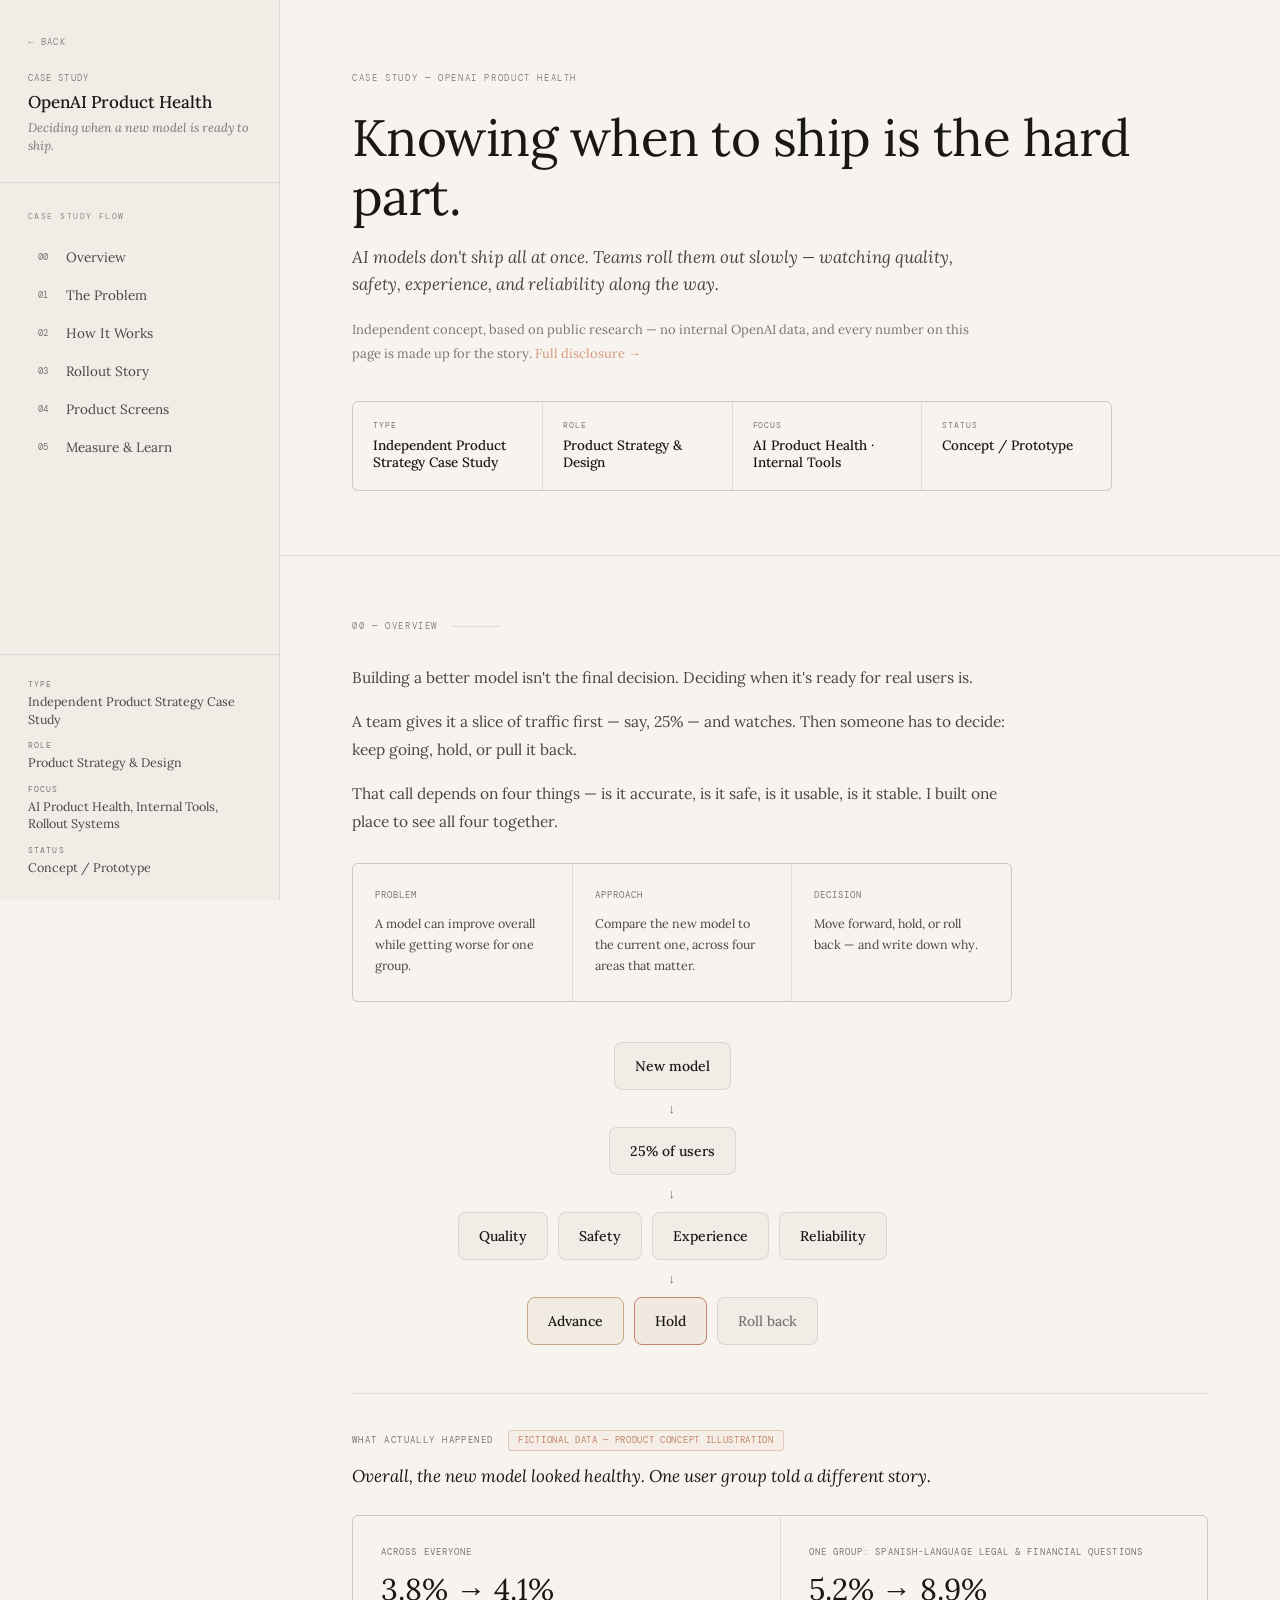
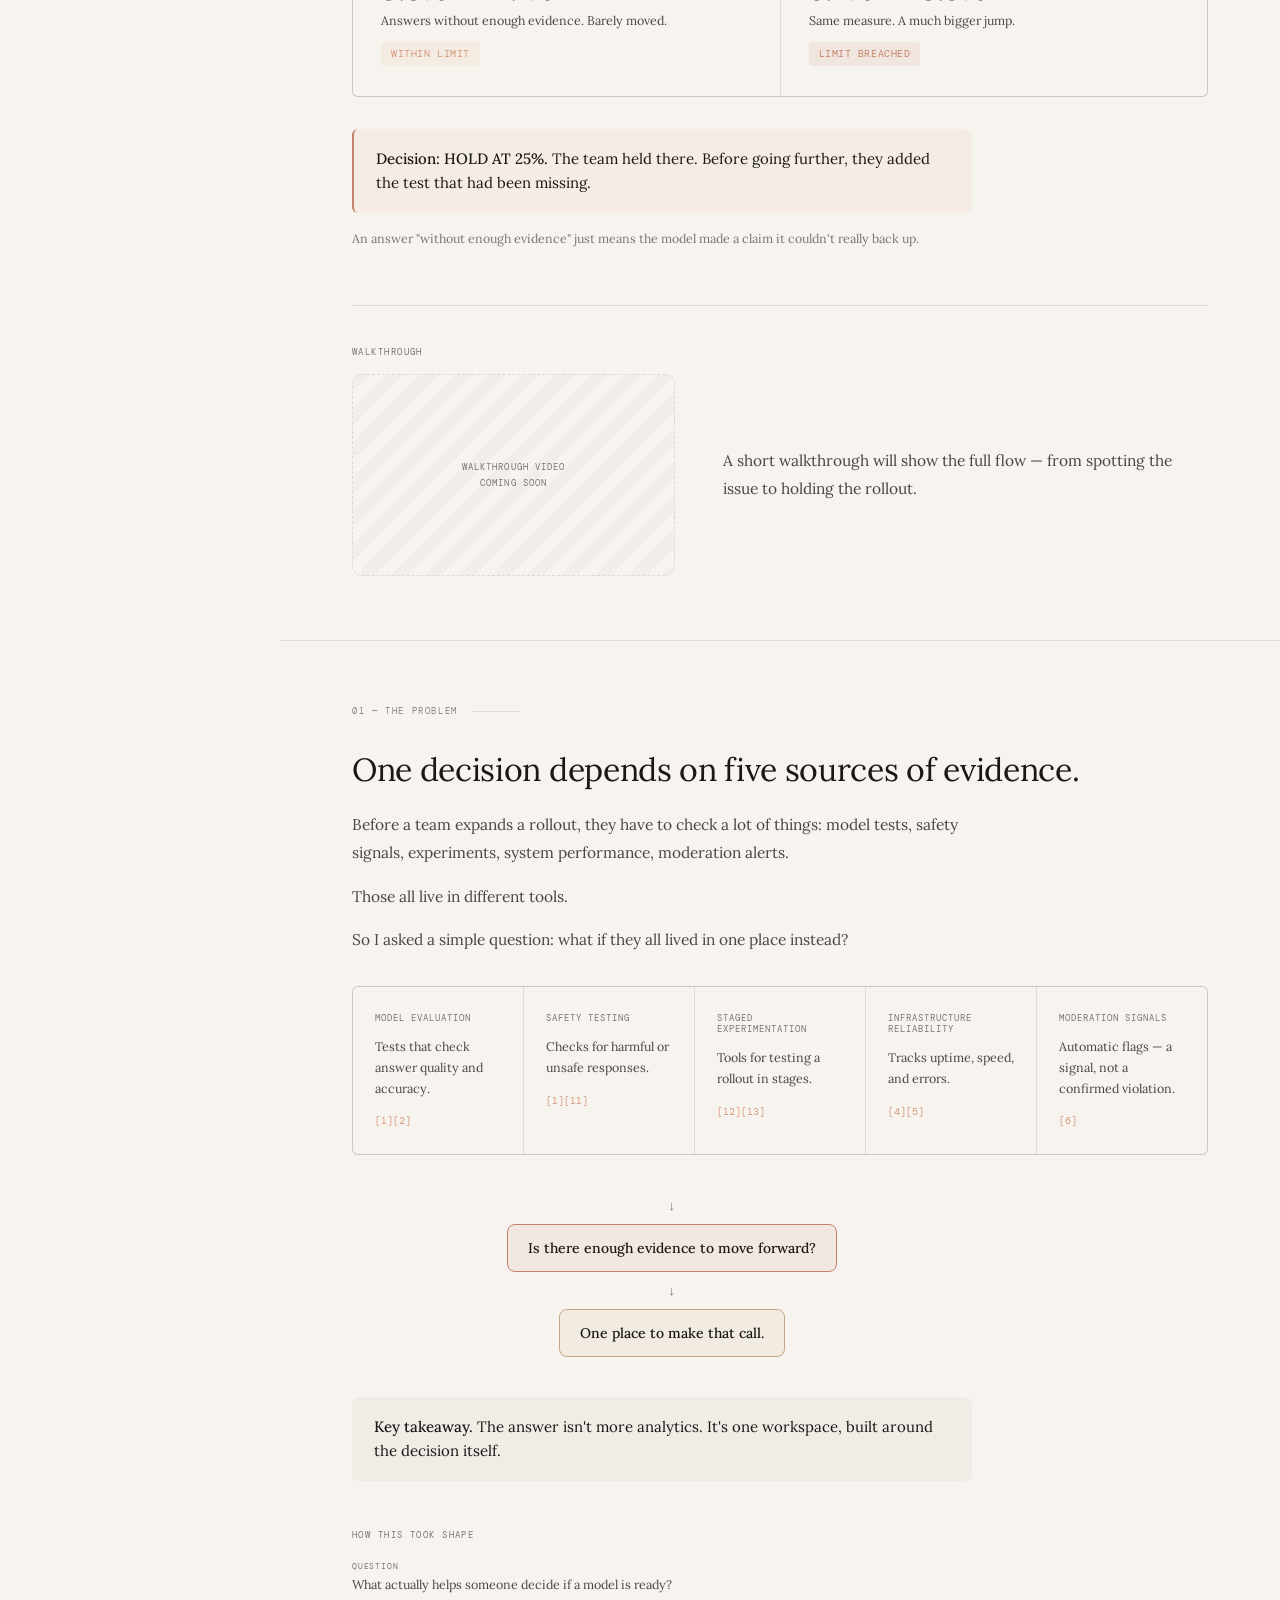
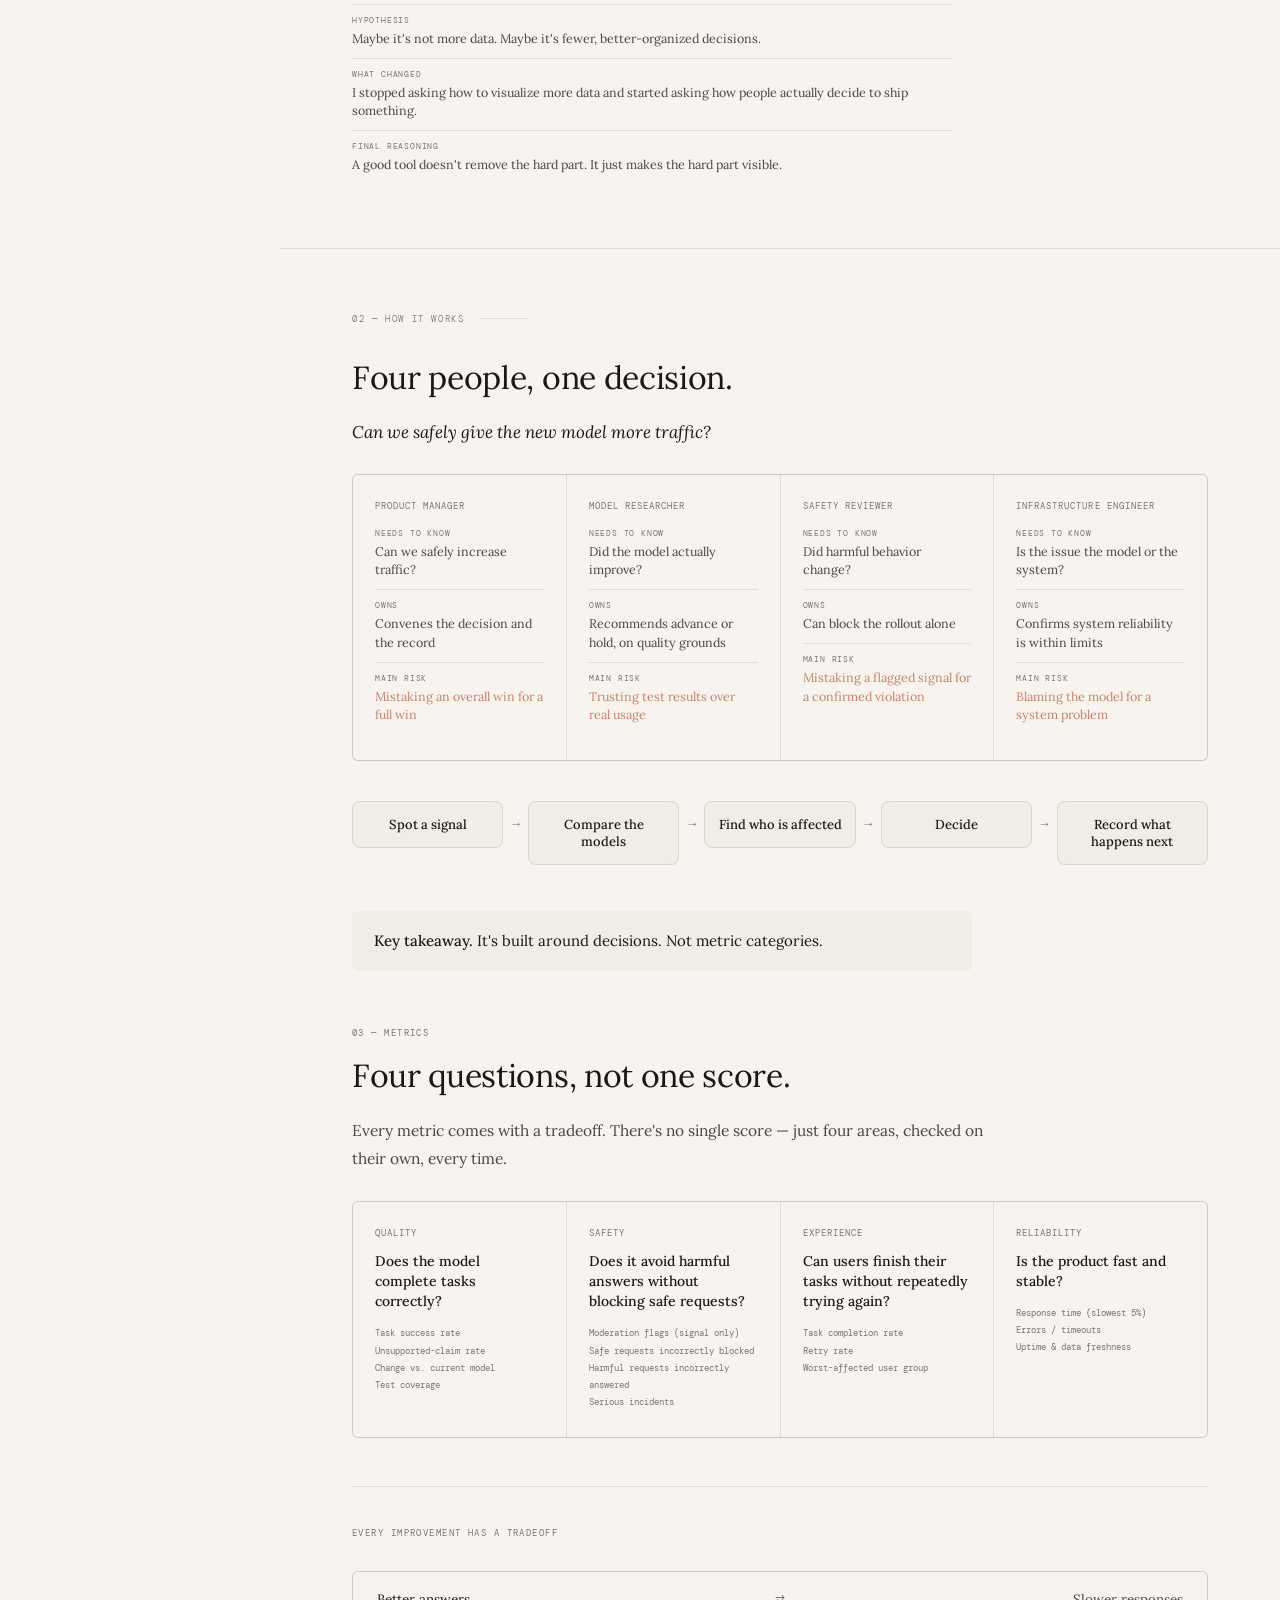
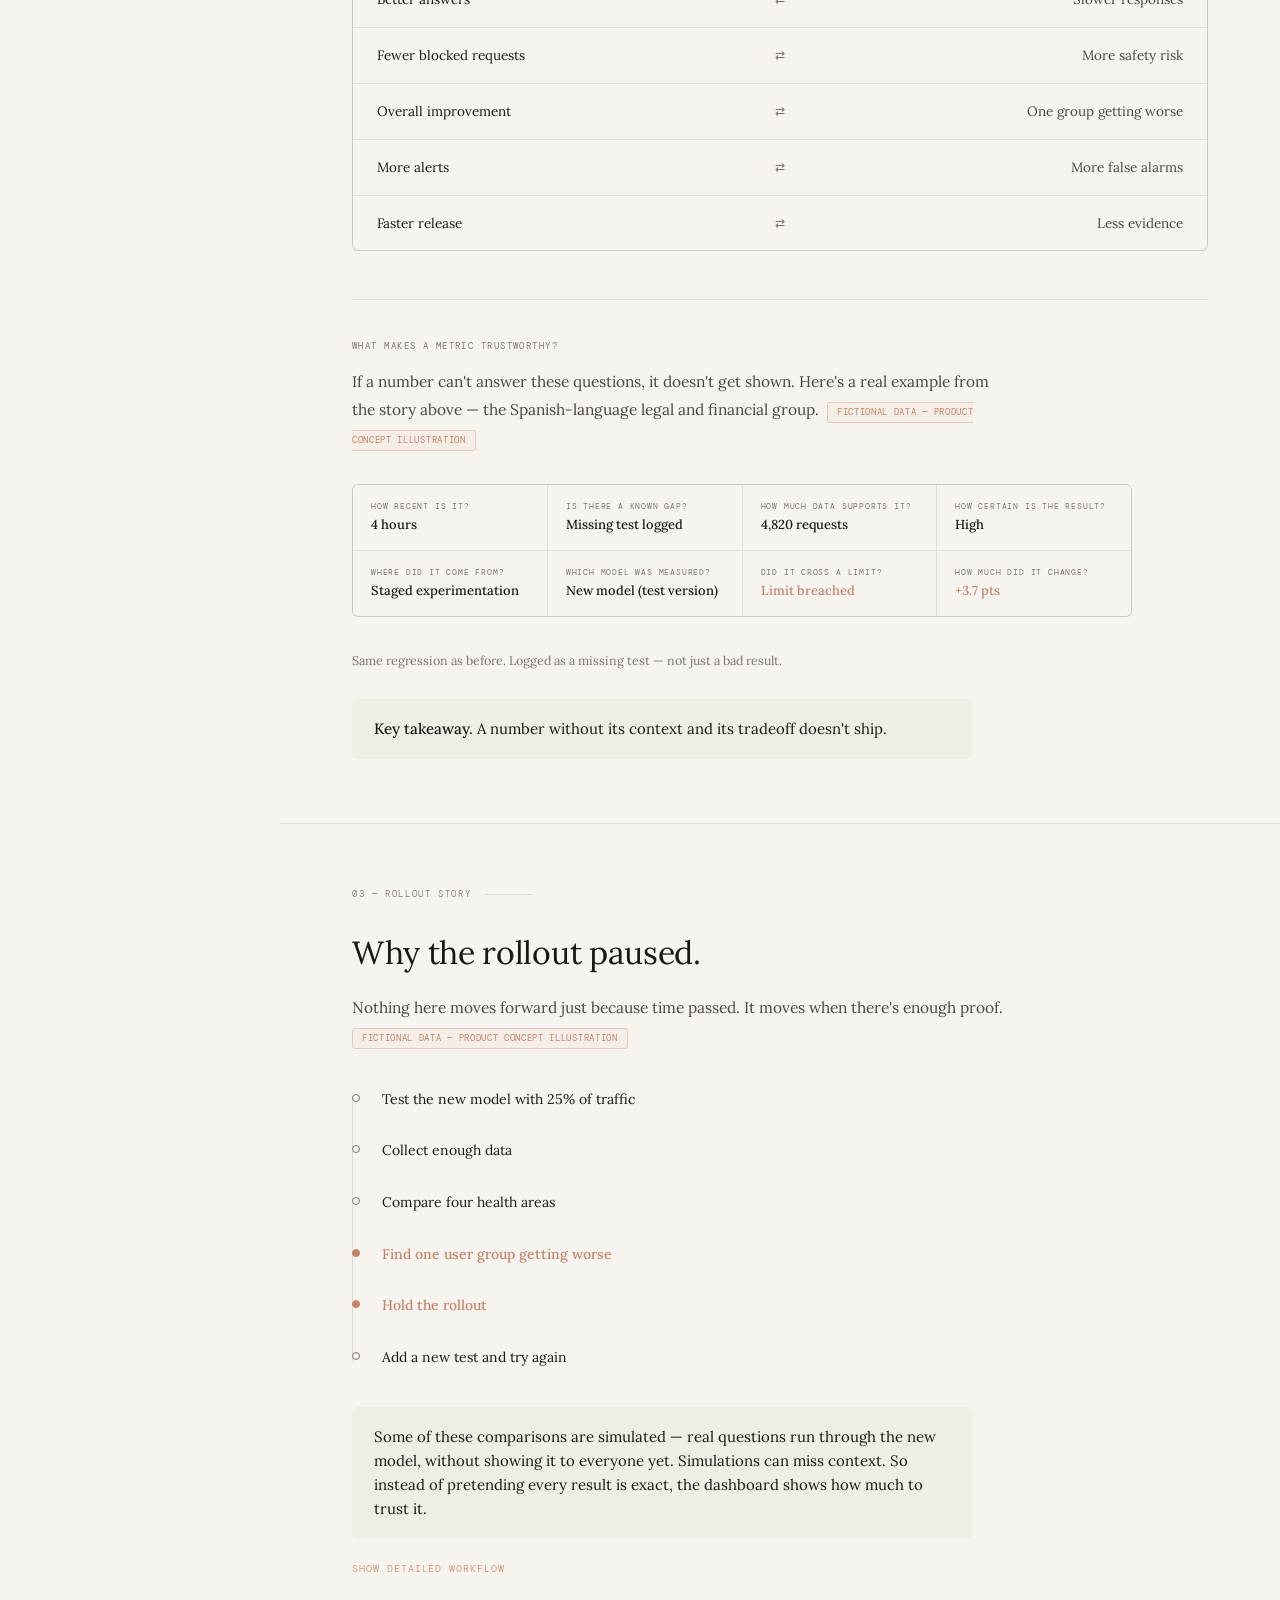
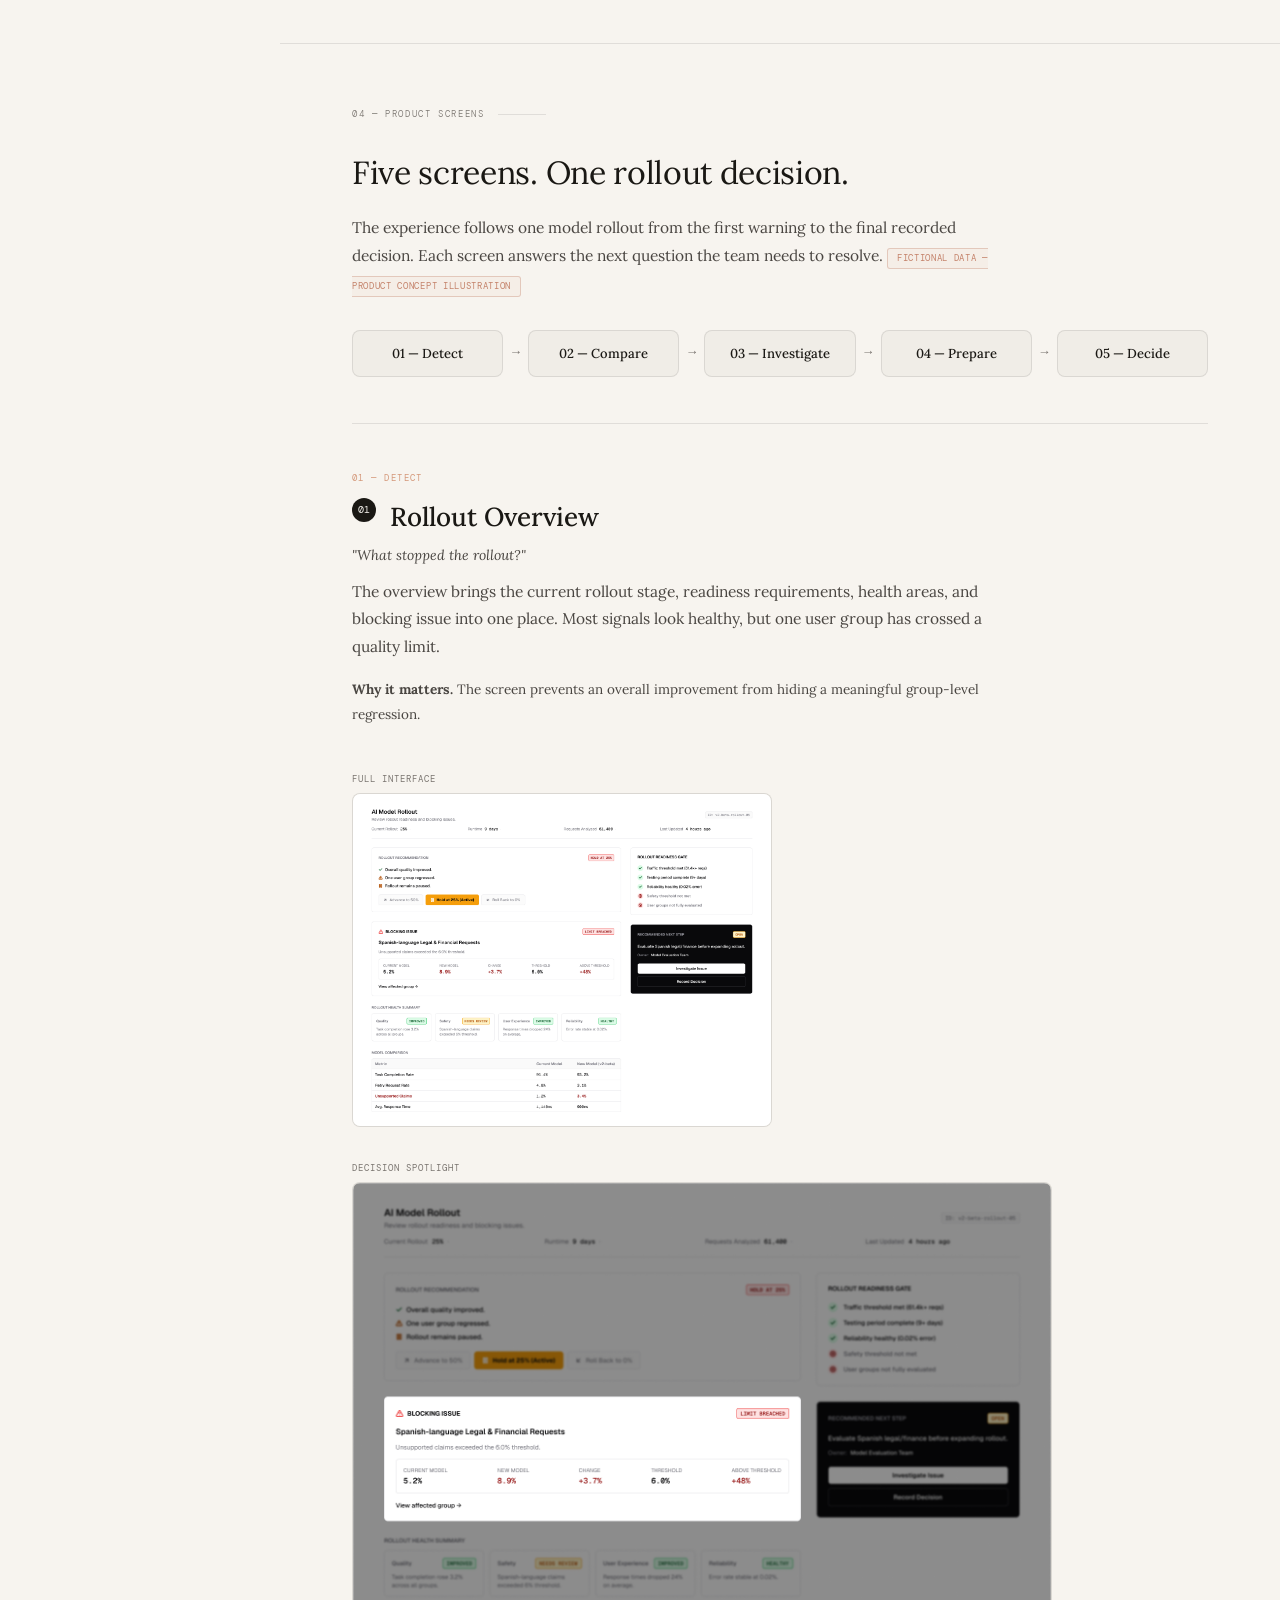
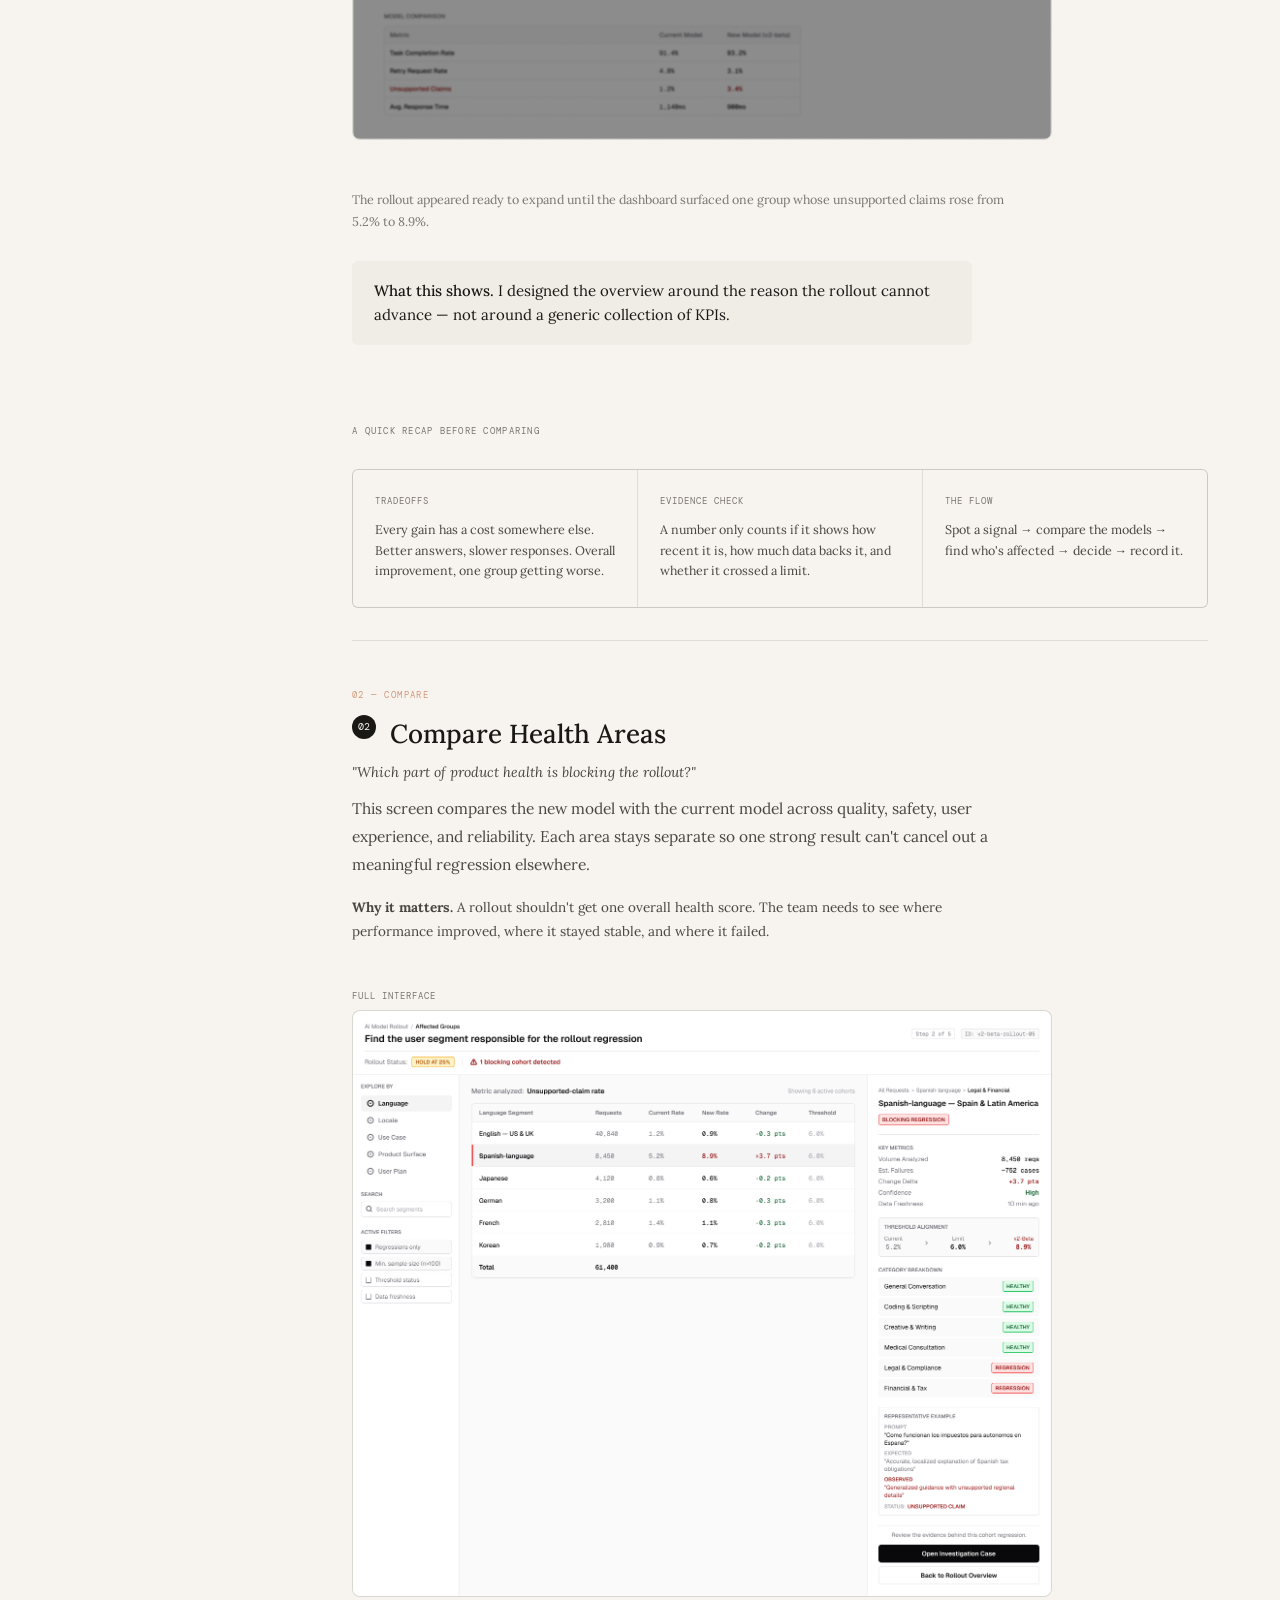
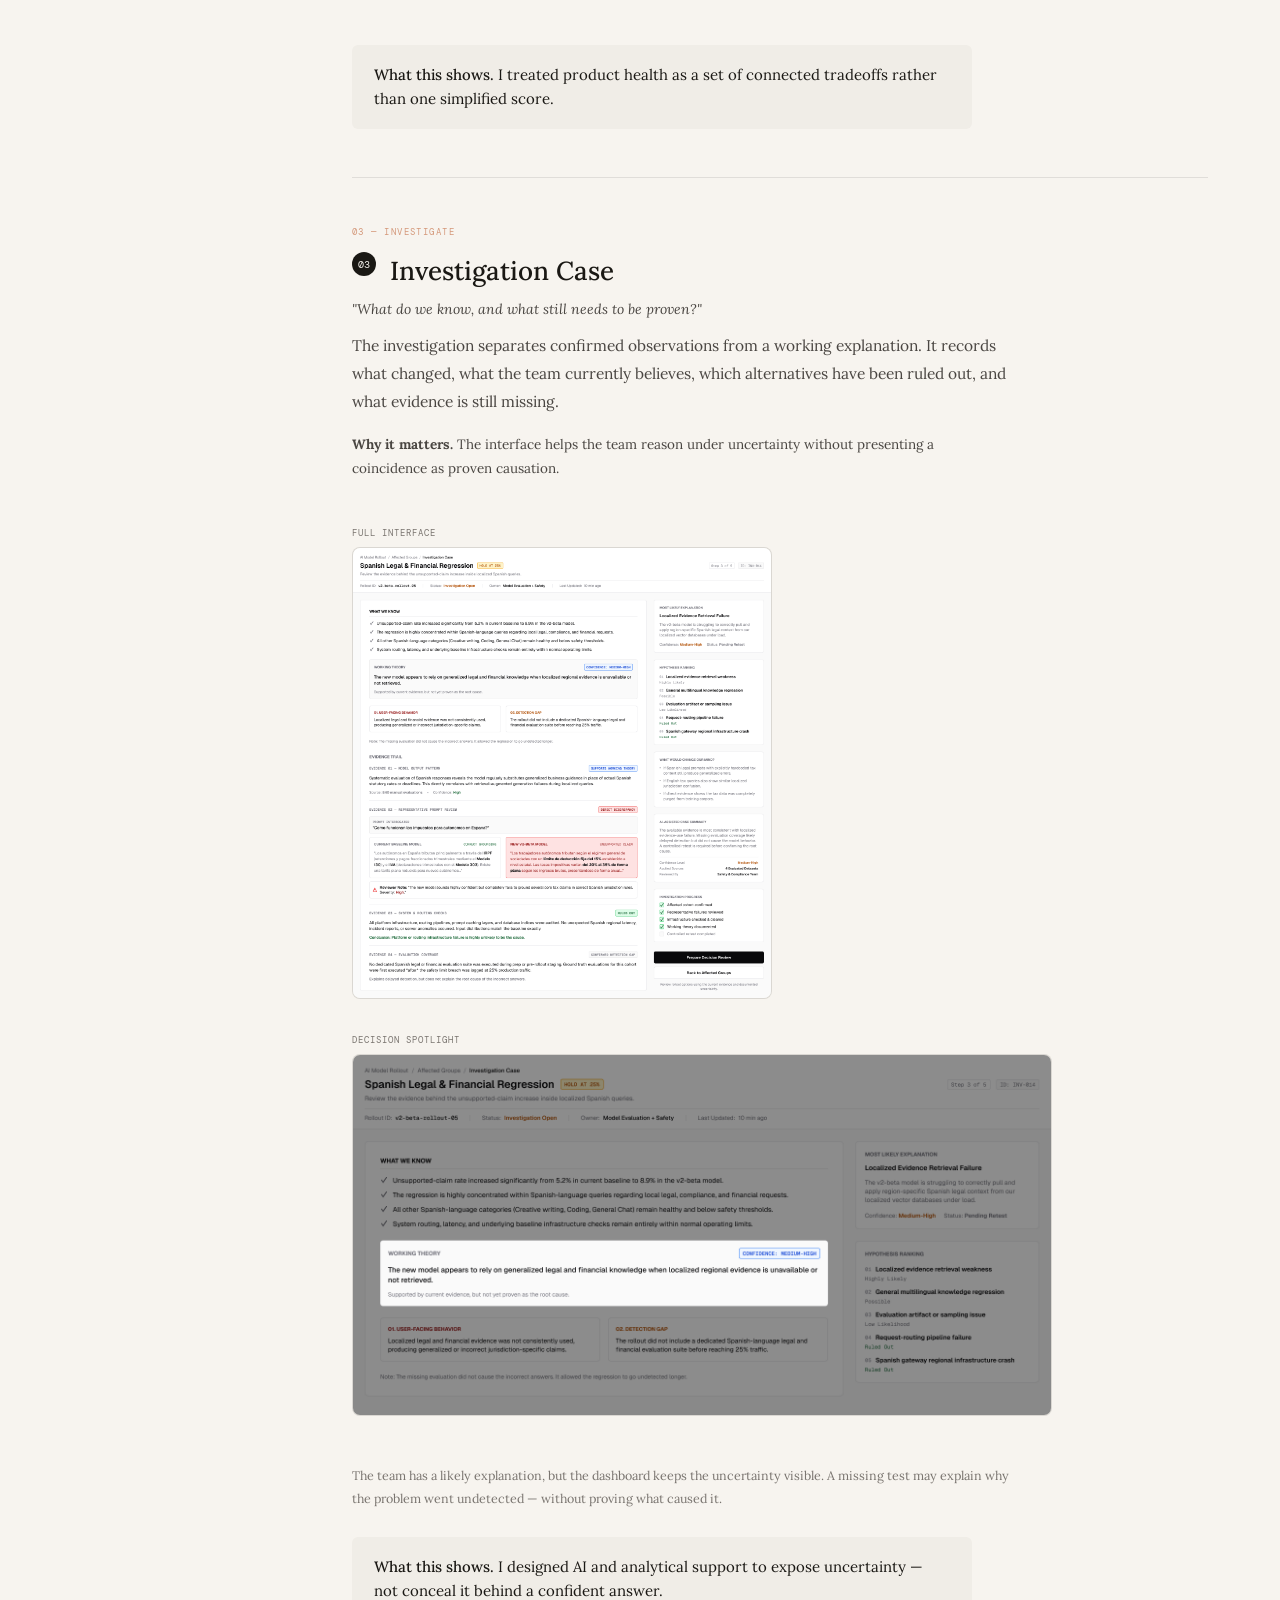
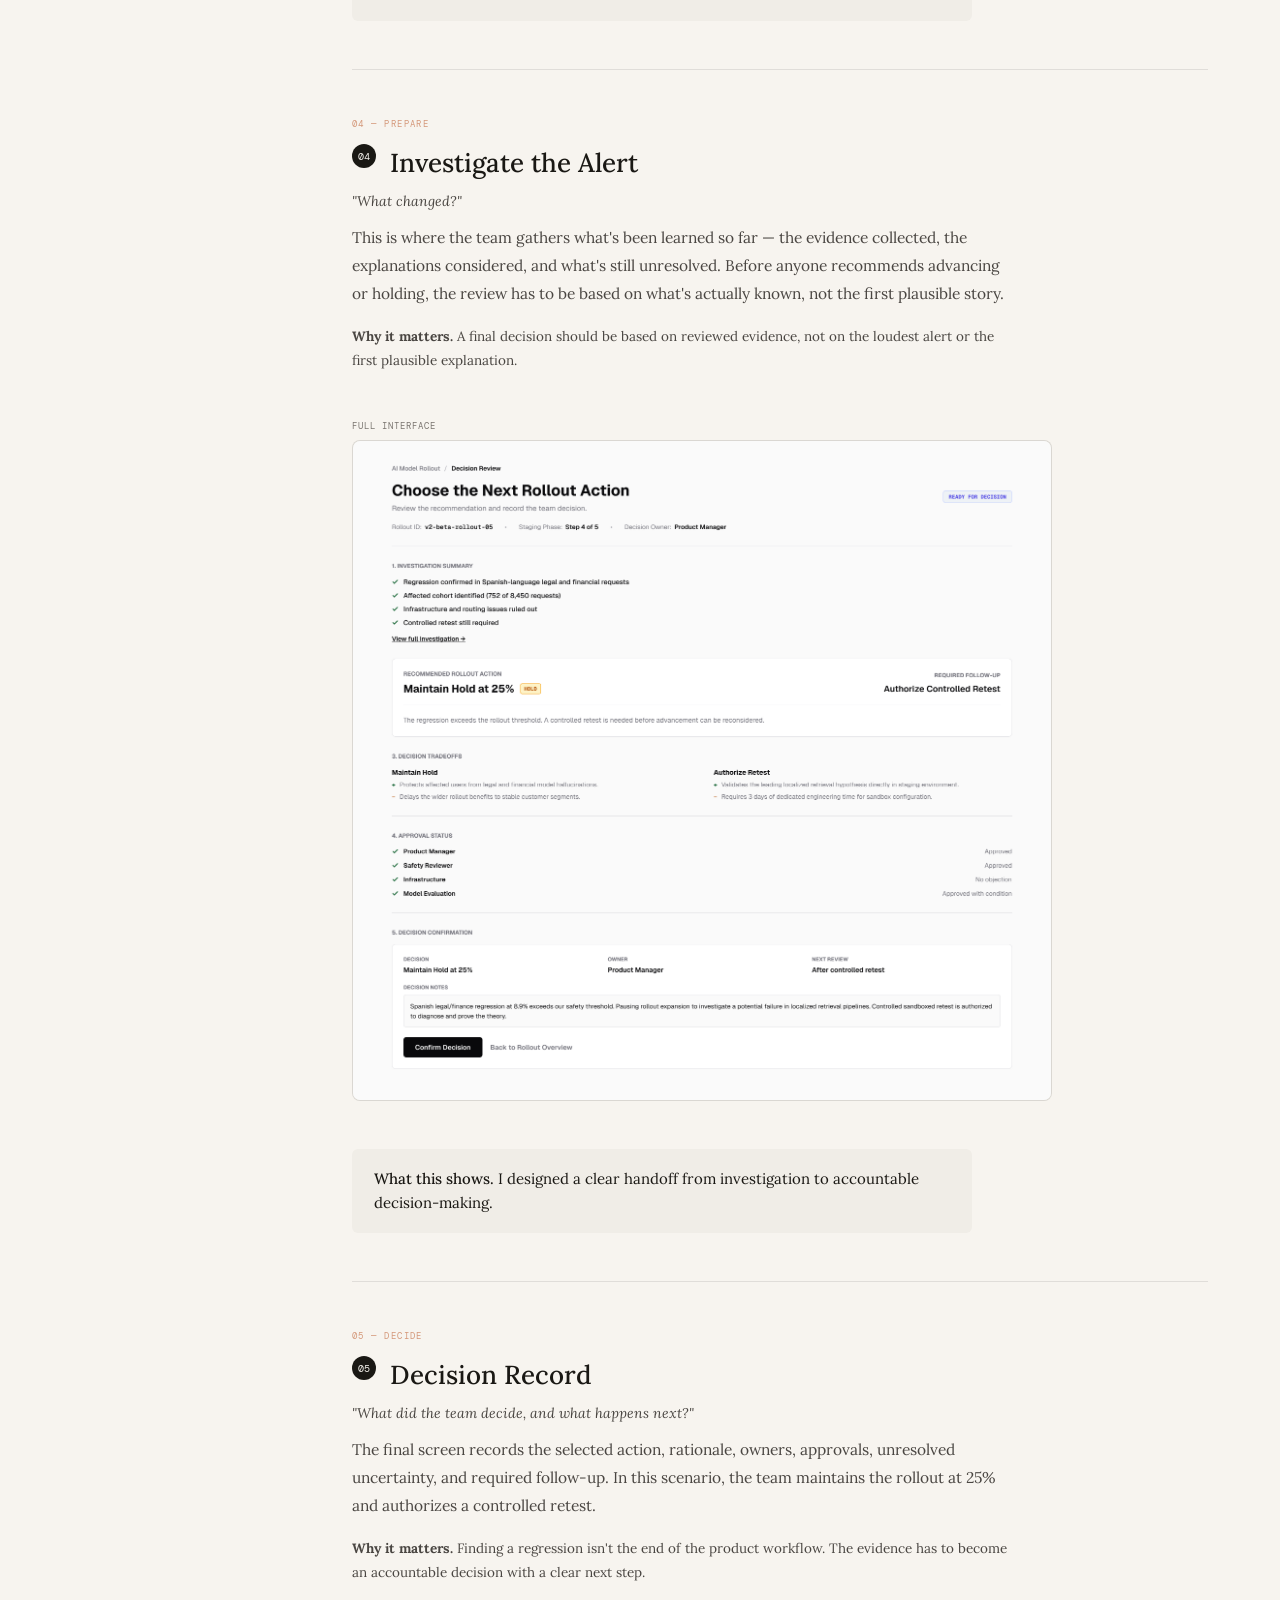
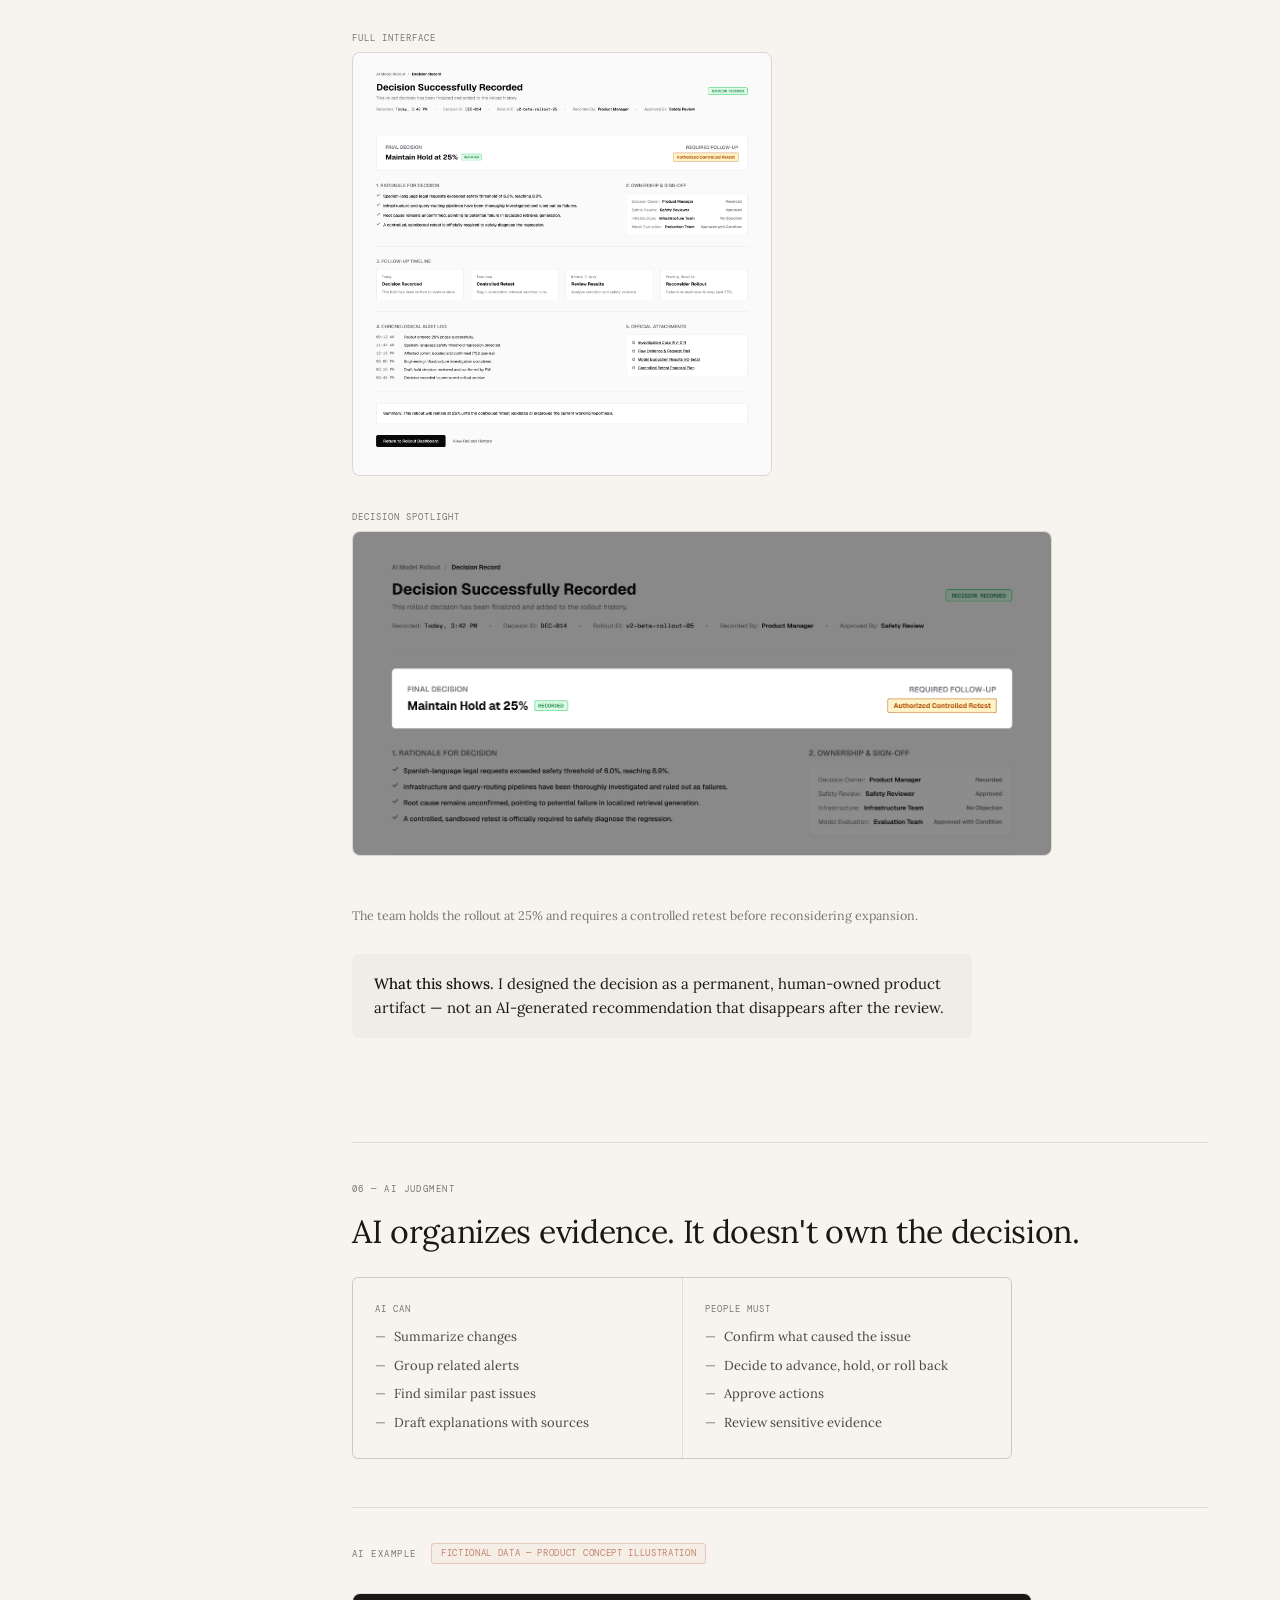
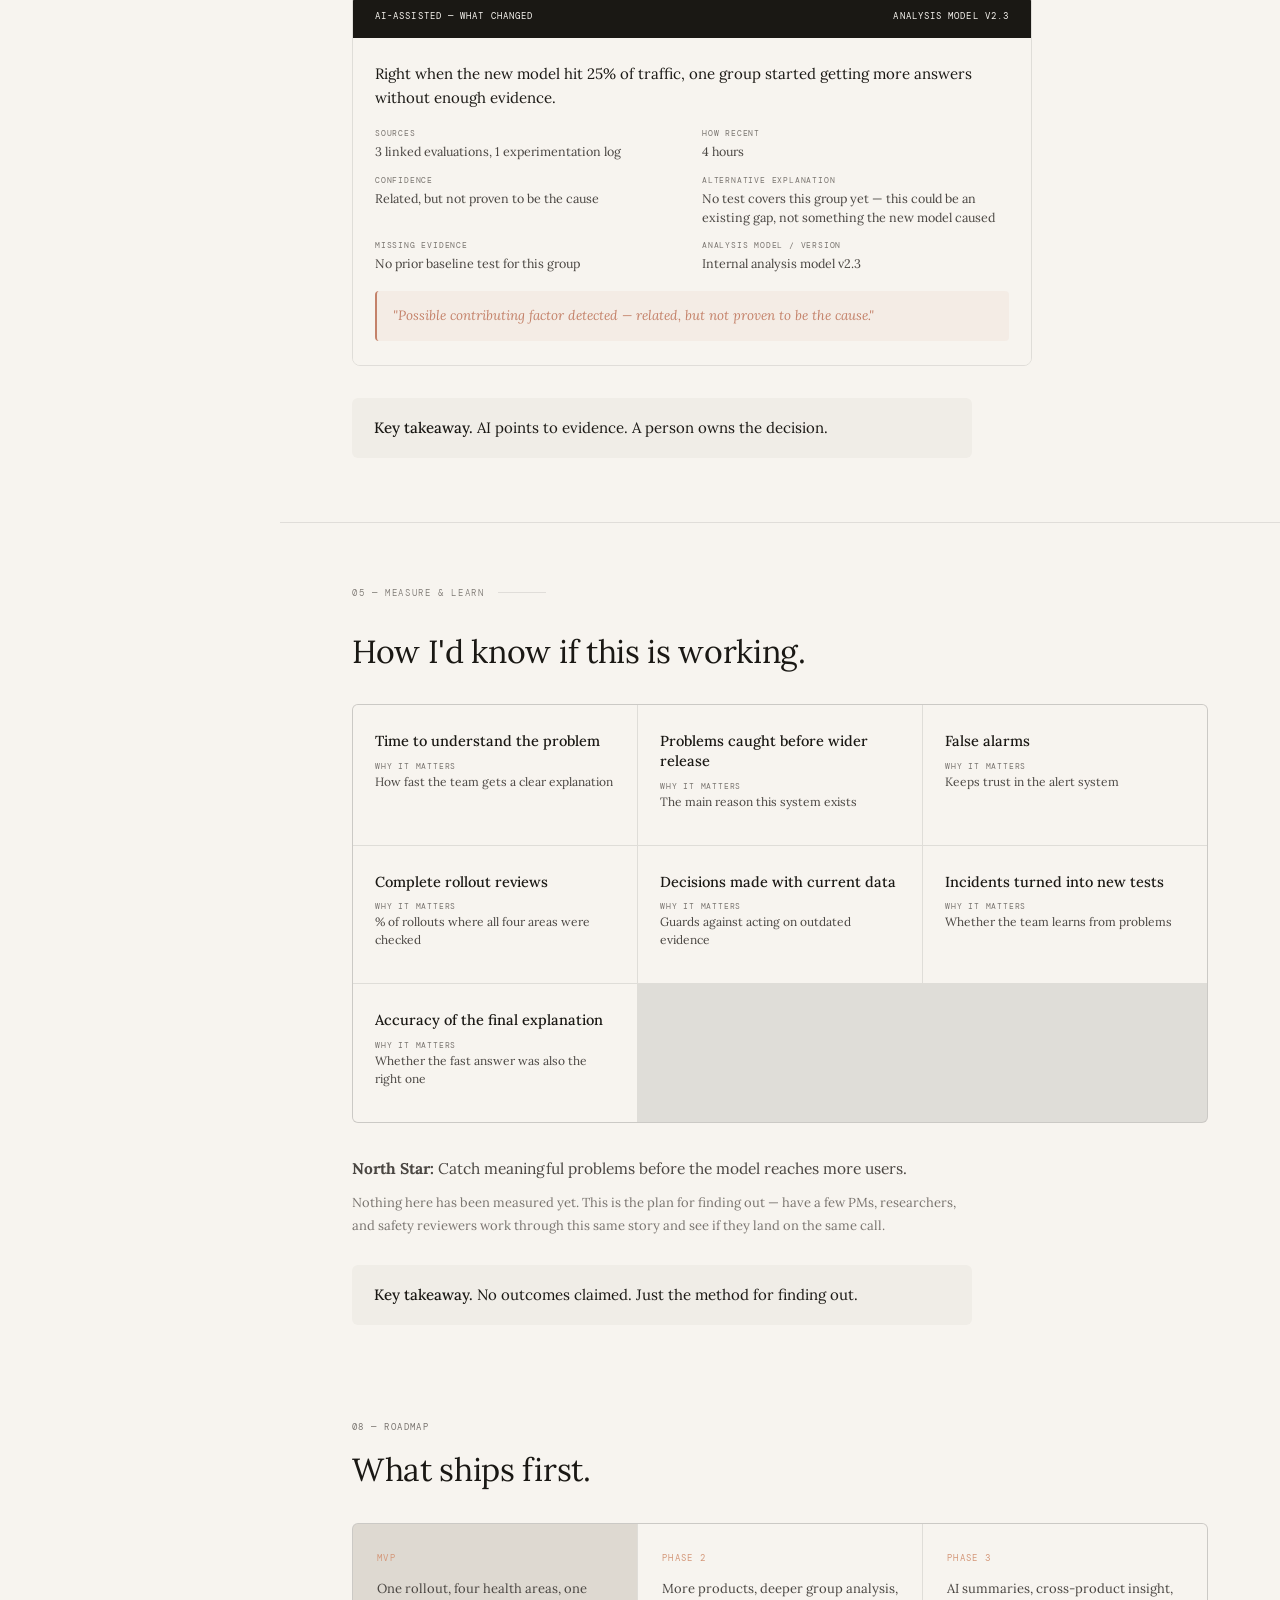
<file: finished-projects/openai-product-health.html>
<!DOCTYPE html>
<html lang="en">
<head>
<meta charset="UTF-8" />
<meta name="viewport" content="width=device-width, initial-scale=1.0" />
<title>OpenAI Product Health — Charlie Wang</title>
<style>
@import url('https://fonts.googleapis.com/css2?family=Lora:ital,wght@0,400;0,500;1,400;1,500&family=DM+Mono:wght@300;400&display=swap');

  *, *::before, *::after { box-sizing: border-box; margin: 0; padding: 0; }

  :root {
    --bg: #F7F4EF;
    --bg2: #F0EDE7;
    --bg3: #E8E4DC;
    --fg: #1A1814;
    --mid: #4A4642;
    --dim: #7A7570;
    --accent: #C4A882;
    --accent2: #D4987A;
    --warn: #C4826A;
    --border: rgba(26,24,20,0.1);
    --serif: 'Lora', Georgia, serif;
    --mono: 'DM Mono', monospace;
  }

  html { scroll-behavior: smooth; }

  html, body {
    background: var(--bg);
    color: var(--fg);
    font-family: var(--serif);
    -webkit-font-smoothing: antialiased;
  }

  a { color: inherit; }

  /* LAYOUT */
  .workspace { min-height: 100vh; }

  .panel {
    position: fixed;
    top: 0; left: 0;
    width: 280px;
    height: 100vh;
    overflow-y: auto;
    display: flex;
    flex-direction: column;
    border-right: 1px solid var(--border);
    background: var(--bg2);
    z-index: 10;
  }

  .panel-header { padding: 36px 28px 28px; border-bottom: 1px solid var(--border); }

  .back-link {
    font-family: var(--mono);
    font-size: 9px;
    font-weight: 300;
    letter-spacing: 0.14em;
    text-transform: uppercase;
    color: var(--dim);
    text-decoration: none;
    display: flex;
    align-items: center;
    gap: 6px;
    margin-bottom: 24px;
    transition: color 0.2s;
  }
  .back-link:hover { color: var(--fg); }

  .panel-eyebrow {
    font-family: var(--mono);
    font-size: 9px;
    font-weight: 300;
    letter-spacing: 0.12em;
    text-transform: uppercase;
    color: var(--dim);
    margin-bottom: 8px;
  }

  .panel-title { font-family: var(--serif); font-size: 17px; font-weight: 500; color: var(--fg); line-height: 1.25; margin-bottom: 6px; }
  .panel-subtitle { font-family: var(--serif); font-size: 12.5px; font-style: italic; color: var(--dim); line-height: 1.4; }

  .section-nav { padding: 28px; flex: 1; }
  .section-nav-label { font-family: var(--mono); font-size: 8px; font-weight: 300; letter-spacing: 0.18em; text-transform: uppercase; color: var(--dim); margin-bottom: 18px; display: block; }
  .section-list { display: flex; flex-direction: column; gap: 2px; }
  .section-link {
    display: flex; align-items: center; gap: 12px;
    padding: 9px 10px; border-radius: 4px;
    font-family: var(--serif); font-size: 13.5px; color: var(--mid);
    text-decoration: none; transition: background 0.15s, color 0.15s;
  }
  .section-link:hover { background: rgba(26,24,20,0.05); color: var(--fg); }
  .section-link span.n { font-family: var(--mono); font-size: 9px; color: var(--dim); flex-shrink: 0; width: 16px; }

  .panel-footer { padding: 24px 28px; border-top: 1px solid var(--border); }
  .panel-meta-row { display: flex; flex-direction: column; gap: 12px; }
  .panel-meta-item { display: flex; flex-direction: column; gap: 4px; }
  .panel-meta-label { font-family: var(--mono); font-size: 8px; letter-spacing: 0.14em; text-transform: uppercase; color: var(--dim); }
  .panel-meta-value { font-family: var(--serif); font-size: 12.5px; color: var(--mid); line-height: 1.4; }

  .content { margin-left: 280px; overflow-y: visible; }

  .mod-hero { padding: 72px 72px 64px; border-bottom: 1px solid var(--border); position: relative; }
  .mod-hero-eyebrow { font-family: var(--mono); font-size: 9px; font-weight: 300; letter-spacing: 0.18em; text-transform: uppercase; color: var(--dim); margin-bottom: 24px; }
  .mod-hero-title { font-family: var(--serif); font-size: clamp(32px, 4vw, 52px); font-weight: 400; line-height: 1.15; letter-spacing: -0.01em; color: var(--fg); margin-bottom: 18px; max-width: 780px; }
  .mod-hero-sub { font-family: var(--serif); font-style: italic; font-size: 17px; color: var(--mid); line-height: 1.6; max-width: 620px; margin-bottom: 8px; }

  .content-block { padding: 64px 72px; border-bottom: 1px solid var(--border); }
  .content-block:last-child { border-bottom: none; }
  .block-label { font-family: var(--mono); font-size: 9px; font-weight: 300; letter-spacing: 0.18em; text-transform: uppercase; color: var(--dim); margin-bottom: 32px; display: flex; align-items: center; gap: 14px; }
  .block-label::after { content: ''; display: block; width: 48px; height: 1px; background: var(--border); }
  .block-title { font-family: var(--serif); font-size: clamp(22px, 2.5vw, 32px); font-weight: 400; letter-spacing: -0.01em; line-height: 1.3; color: var(--fg); margin-bottom: 20px; max-width: 760px; }
  .sub-label { font-family: var(--mono); font-size: 9px; letter-spacing: 0.16em; text-transform: uppercase; color: var(--dim); margin: 48px 0 16px; padding-top: 40px; border-top: 1px solid var(--border); }
  .sub-title { font-family: var(--serif); font-size: clamp(19px, 2vw, 24px); font-weight: 400; letter-spacing: -0.01em; line-height: 1.35; color: var(--fg); margin-bottom: 16px; max-width: 720px; }
  .block-body { font-family: var(--serif); font-size: 15.5px; color: var(--mid); line-height: 1.8; max-width: 660px; }
  .block-body + .block-body { margin-top: 16px; }
  .block-lead { font-family: var(--serif); font-size: 17px; font-style: italic; color: var(--fg); line-height: 1.6; max-width: 660px; }
  .takeaway { font-family: var(--serif); font-size: 15px; color: var(--fg); line-height: 1.6; max-width: 620px; padding: 18px 22px; background: var(--bg2); border-radius: 6px; margin-top: 28px; }
  .takeaway b { font-weight: 500; }

  /* TAGS */
  .tag-row { display: flex; flex-wrap: wrap; gap: 8px; margin: 20px 0; }
  .tag { font-family: var(--mono); font-size: 8.5px; font-weight: 400; letter-spacing: 0.08em; text-transform: uppercase; padding: 4px 9px; border-radius: 3px; border: 1px solid var(--border); color: var(--dim); white-space: normal; line-height: 1.5; max-width: 100%; }
  .tag-row { max-width: 660px; }
  .tag-concept { color: var(--warn); border-color: rgba(196,130,106,0.35); background: rgba(196,130,106,0.06); }
  .tag-hypothesis { color: var(--mid); border-color: var(--border); background: rgba(26,24,20,0.03); font-style: italic; }
  .tag-verified { color: var(--fg); border-color: var(--border); }
  .cite { font-family: var(--mono); font-size: 10px; color: var(--accent2); text-decoration: none; }
  .cite:hover { text-decoration: underline; }

  /* DISCLAIMER */
  .disclaimer-card { border-left: 2px solid var(--fg); padding: 24px 30px; background: var(--bg2); border-radius: 0 6px 6px 0; margin-top: 32px; max-width: 760px; }
  .disclaimer-text { font-family: var(--serif); font-style: italic; font-size: 15px; color: var(--fg); line-height: 1.7; margin-bottom: 16px; }
  .disclaimer-list { display: grid; grid-template-columns: 1fr 1fr; gap: 6px 24px; }
  .disclaimer-list div { font-family: var(--mono); font-size: 10.5px; color: var(--dim); line-height: 1.6; display: flex; gap: 8px; }
  .disclaimer-list div::before { content: '—'; flex-shrink: 0; }

  /* META GRID */
  .meta-grid { display: grid; grid-template-columns: repeat(3,1fr); gap: 1px; background: var(--border); border: 1px solid var(--border); border-radius: 6px; overflow: hidden; max-width: 760px; margin-top: 36px; }
  .meta-cell { background: var(--bg); padding: 18px 20px; }
  .meta-cell .k { font-family: var(--mono); font-size: 8px; letter-spacing: 0.12em; text-transform: uppercase; color: var(--dim); margin-bottom: 7px; }
  .meta-cell .v { font-family: var(--serif); font-size: 13.5px; font-weight: 500; color: var(--fg); line-height: 1.3; }

  /* WALKTHROUGH PLACEHOLDER */
  .walkthrough-grid { display: grid; grid-template-columns: 2fr 3fr; gap: 48px; margin-top: 8px; align-items: center; }
  .walkthrough-placeholder {
    aspect-ratio: 16/10; border: 1px dashed var(--border); border-radius: 10px;
    background: repeating-linear-gradient(135deg, rgba(26,24,20,0.025) 0 12px, transparent 12px 24px);
    display: flex; align-items: center; justify-content: center; text-align: center; padding: 24px;
  }
  .walkthrough-placeholder .ph-label { font-family: var(--mono); font-size: 9px; letter-spacing: 0.12em; text-transform: uppercase; color: var(--dim); line-height: 1.8; }

  /* GENERIC PLACEHOLDER BOX */
  .placeholder-box {
    border: 1px dashed var(--border); border-radius: 8px;
    background: repeating-linear-gradient(135deg, rgba(26,24,20,0.025) 0 12px, transparent 12px 24px);
    display: flex; align-items: center; justify-content: center; text-align: center;
    min-height: 180px; padding: 20px;
  }
  .placeholder-box .ph-label { font-family: var(--mono); font-size: 8.5px; letter-spacing: 0.1em; text-transform: uppercase; color: var(--dim); line-height: 1.7; }

  /* FLOW — vertical (boundary diagram) */
  .vflow { display: flex; flex-direction: column; align-items: center; gap: 0; margin: 40px 0; max-width: 640px; }
  .vflow-row { display: flex; flex-wrap: wrap; justify-content: center; gap: 10px; }
  .vflow-chip { font-family: var(--serif); font-size: 14px; font-weight: 500; color: var(--fg); background: var(--bg2); border: 1px solid var(--border); border-radius: 8px; padding: 14px 20px; text-align: center; }
  .vflow-chip.outcome-advance { border-color: var(--accent); background: rgba(196,168,130,0.12); }
  .vflow-chip.outcome-hold { border-color: var(--warn); background: rgba(196,130,106,0.1); }
  .vflow-chip.outcome-rollback { border-color: var(--border); color: var(--dim); }
  .vflow-arrow { font-family: var(--mono); font-size: 13px; color: var(--dim); padding: 10px 0; }

  /* FLOW — horizontal */
  .flow-row { display: flex; align-items: stretch; gap: 0; margin: 40px 0; overflow-x: auto; scrollbar-width: none; padding-bottom: 6px; }
  .flow-row::-webkit-scrollbar { display: none; }
  .flow-step { display: flex; flex-direction: column; align-items: center; gap: 10px; flex: 1; min-width: 118px; }
  .flow-node { font-family: var(--serif); font-size: 13px; font-weight: 500; color: var(--fg); background: var(--bg2); border: 1px solid var(--border); border-radius: 8px; padding: 14px 12px; text-align: center; width: 100%; }
  .flow-arrow { flex-shrink: 0; display: flex; align-items: center; height: 44px; padding: 0 6px; color: var(--dim); font-size: 13px; }

  /* EVIDENCE / CARD GRIDS (hairline) */
  .card-grid { display: grid; gap: 1px; background: var(--border); margin: 32px 0; border: 1px solid var(--border); border-radius: 6px; overflow: hidden; }
  .card-grid.cols-5 { grid-template-columns: repeat(5,1fr); }
  .card-grid.cols-4 { grid-template-columns: repeat(4,1fr); }
  .card-grid.cols-3 { grid-template-columns: repeat(3,1fr); }
  .card-grid.cols-2 { grid-template-columns: repeat(2,1fr); }
  .g-card { background: var(--bg); padding: 26px 22px; }
  .g-card .g-label { font-family: var(--mono); font-size: 8.5px; letter-spacing: 0.12em; text-transform: uppercase; color: var(--dim); margin-bottom: 12px; display: block; }
  .g-card .g-title { font-family: var(--serif); font-size: 14.5px; font-weight: 500; color: var(--fg); margin-bottom: 8px; line-height: 1.3; }
  .g-card .g-body { font-family: var(--serif); font-size: 12.5px; color: var(--mid); line-height: 1.65; }
  .g-card .g-src { margin-top: 10px; }

  /* STAKEHOLDER CARDS */
  .stakeholder-card .row { padding: 10px 0; border-top: 1px solid var(--border); }
  .stakeholder-card .row:first-of-type { border-top: none; padding-top: 4px; }
  .stakeholder-card .row .k { font-family: var(--mono); font-size: 8px; letter-spacing: 0.1em; text-transform: uppercase; color: var(--dim); margin-bottom: 4px; }
  .stakeholder-card .row .v { font-family: var(--serif); font-size: 12.5px; color: var(--mid); line-height: 1.5; }
  .stakeholder-card .row.risk .v { color: var(--warn); }

  /* METRIC DOMAINS */
  .domain-card .metric-line { padding: 10px 0; border-top: 1px solid var(--border); }
  .domain-card .metric-line:first-of-type { border-top: none; }
  .domain-card .metric-name { font-family: var(--serif); font-size: 13px; font-weight: 500; color: var(--fg); line-height: 1.4; }
  .domain-card .metric-tension { font-family: var(--mono); font-size: 9.5px; color: var(--dim); margin-top: 3px; }
  .domain-card .metric-tension b { color: var(--accent2); font-weight: 400; }

  /* TENSION MAP */
  .tension-grid { display: flex; flex-direction: column; gap: 1px; background: var(--border); margin: 32px 0; border: 1px solid var(--border); border-radius: 6px; overflow: hidden; }
  .tension-card { background: var(--bg); display: grid; grid-template-columns: 1fr auto 1fr; align-items: center; padding: 18px 24px; gap: 14px; }
  .tension-side { font-family: var(--serif); font-size: 13.5px; color: var(--fg); line-height: 1.4; }
  .tension-side.right { text-align: right; color: var(--mid); }
  .tension-sym { font-family: var(--mono); font-size: 12px; color: var(--dim); }

  /* EVIDENCE BADGE */
  .badge-anatomy { display: grid; grid-template-columns: repeat(4,1fr); gap: 1px; background: var(--border); margin: 32px 0; border: 1px solid var(--border); border-radius: 6px; overflow: hidden; max-width: 780px; }
  .badge-field { background: var(--bg); padding: 16px 18px; }
  .badge-field .k { font-family: var(--mono); font-size: 8px; letter-spacing: 0.1em; text-transform: uppercase; color: var(--dim); margin-bottom: 6px; }
  .badge-field .v { font-family: var(--serif); font-size: 13px; color: var(--fg); font-weight: 500; line-height: 1.3; }
  .badge-field.breach .v { color: var(--warn); }

  /* HIDDEN ISSUE COMPARISON */
  .reveal-grid { display: grid; grid-template-columns: 1fr 1fr; gap: 1px; background: var(--border); margin: 32px 0; border: 1px solid var(--border); border-radius: 6px; overflow: hidden; }
  .reveal-col { background: var(--bg); padding: 30px 28px; }
  .reveal-col .r-label { font-family: var(--mono); font-size: 9px; letter-spacing: 0.12em; text-transform: uppercase; color: var(--dim); margin-bottom: 16px; }
  .reveal-col .r-stat { font-family: var(--serif); font-size: 30px; font-weight: 400; color: var(--fg); line-height: 1; margin-bottom: 6px; }
  .reveal-col .r-delta { font-family: var(--mono); font-size: 11px; margin-bottom: 14px; }
  .reveal-col.pass .r-delta { color: var(--accent2); }
  .reveal-col.breach .r-delta { color: var(--warn); font-weight: 400; }
  .reveal-col .r-note { font-family: var(--serif); font-size: 12.5px; color: var(--mid); line-height: 1.6; }
  .reveal-status { font-family: var(--mono); font-size: 9.5px; letter-spacing: 0.06em; text-transform: uppercase; padding: 6px 10px; border-radius: 3px; display: inline-block; margin-top: 12px; }
  .reveal-status.pass { color: var(--accent2); background: rgba(212,152,122,0.1); }
  .reveal-status.breach { color: var(--warn); background: rgba(196,130,106,0.12); }

  /* WORKFLOW TIMELINE */
  .workflow-timeline { margin: 40px 0; position: relative; padding-left: 30px; max-width: 640px; }
  .workflow-timeline::before { content: ''; position: absolute; left: 0; top: 6px; bottom: 6px; width: 1px; background: var(--border); }
  .wf-step { position: relative; padding-bottom: 26px; }
  .wf-step:last-child { padding-bottom: 0; }
  .wf-dot { position: absolute; left: -30px; top: 4px; width: 8px; height: 8px; border-radius: 50%; border: 1.5px solid var(--dim); background: var(--bg); }
  .wf-dot.hold { background: var(--warn); border-color: var(--warn); }
  .wf-text { font-family: var(--serif); font-size: 14px; color: var(--fg); line-height: 1.4; margin-bottom: 6px; }
  .wf-text.hold-label { font-weight: 500; color: var(--warn); }
  .wf-roles { display: flex; flex-wrap: wrap; gap: 6px; }
  .role-chip { font-family: var(--mono); font-size: 8.5px; letter-spacing: 0.06em; text-transform: uppercase; color: var(--dim); border: 1px solid var(--border); border-radius: 10px; padding: 3px 9px; }

  /* SCREEN ROWS */
  .screen-row { display: grid; grid-template-columns: 1fr 1.3fr; gap: 40px; padding: 40px 0; border-top: 1px solid var(--border); }
  .screen-row:first-of-type { border-top: none; padding-top: 8px; }
  .screen-num { display: inline-flex; align-items: center; justify-content: center; width: 24px; height: 24px; border-radius: 50%; background: var(--fg); color: var(--bg); font-family: var(--mono); font-size: 10px; margin-bottom: 14px; }
  .screen-title { font-family: var(--serif); font-size: 18px; font-weight: 500; color: var(--fg); margin-bottom: 8px; }
  .screen-q { font-family: var(--serif); font-style: italic; font-size: 14px; color: var(--mid); margin-bottom: 14px; }
  .screen-facts { display: flex; flex-direction: column; gap: 8px; }
  .screen-facts .f { font-family: var(--serif); font-size: 12.5px; color: var(--mid); line-height: 1.5; }
  .screen-facts .f b { font-family: var(--mono); font-size: 9px; letter-spacing: 0.08em; text-transform: uppercase; color: var(--dim); font-weight: 400; display: block; margin-bottom: 3px; }
  .screen-placeholder-box { aspect-ratio: 4/3; }
  .asset-name { font-family: var(--mono); font-size: 8px; color: var(--dim); opacity: 0.7; margin-top: 8px; text-align: center; }

  /* AI JUDGMENT CARD */
  .ai-card { border: 1px solid var(--border); border-radius: 8px; overflow: hidden; margin: 32px 0; max-width: 680px; }
  .ai-card-head { background: var(--fg); color: var(--bg); padding: 16px 22px; display: flex; justify-content: space-between; align-items: center; }
  .ai-card-head .t { font-family: var(--mono); font-size: 9px; letter-spacing: 0.12em; text-transform: uppercase; }
  .ai-card-body { background: var(--bg); padding: 24px 22px; }
  .ai-summary { font-family: var(--serif); font-size: 15px; color: var(--fg); line-height: 1.6; margin-bottom: 18px; }
  .ai-fields { display: grid; grid-template-columns: repeat(2,1fr); gap: 14px 20px; margin-bottom: 18px; }
  .ai-field .k { font-family: var(--mono); font-size: 8px; letter-spacing: 0.1em; text-transform: uppercase; color: var(--dim); margin-bottom: 4px; }
  .ai-field .v { font-family: var(--serif); font-size: 12.5px; color: var(--mid); line-height: 1.5; }
  .ai-directional { font-family: var(--serif); font-style: italic; font-size: 13.5px; color: var(--warn); line-height: 1.6; padding: 14px 16px; background: rgba(196,130,106,0.07); border-radius: 4px; border-left: 2px solid var(--warn); }

  /* MEASUREMENT CARDS */
  .measure-card .m-title { font-family: var(--serif); font-size: 14.5px; font-weight: 500; color: var(--fg); margin-bottom: 10px; line-height: 1.35; }
  .measure-card .m-row { margin-bottom: 8px; }
  .measure-card .m-row .k { font-family: var(--mono); font-size: 8px; letter-spacing: 0.1em; text-transform: uppercase; color: var(--dim); margin-bottom: 2px; }
  .measure-card .m-row .v { font-family: var(--serif); font-size: 12px; color: var(--mid); line-height: 1.5; }

  /* ROADMAP */
  .roadmap-grid { display: grid; grid-template-columns: repeat(3,1fr); gap: 1px; background: var(--border); margin: 32px 0; border: 1px solid var(--border); border-radius: 6px; overflow: hidden; }
  .roadmap-card { background: var(--bg); padding: 28px 24px; }
  .roadmap-card.mvp { background: rgba(196,168,130,0.08); }
  .roadmap-card .r-phase { font-family: var(--mono); font-size: 9px; letter-spacing: 0.14em; text-transform: uppercase; color: var(--accent2); margin-bottom: 14px; }
  .roadmap-card .r-scope { font-family: var(--serif); font-size: 13px; color: var(--mid); line-height: 1.7; }
  .exclusion-strip { margin-top: 1px; border: 1px solid var(--border); border-top: none; border-radius: 0 0 6px 6px; background: var(--bg2); padding: 20px 24px; }
  .exclusion-strip .e-label { font-family: var(--mono); font-size: 8.5px; letter-spacing: 0.1em; text-transform: uppercase; color: var(--dim); margin-bottom: 10px; }
  .exclusion-strip .e-list { display: flex; flex-wrap: wrap; gap: 8px; }
  .exclusion-strip .e-item { font-family: var(--mono); font-size: 10px; color: var(--mid); border: 1px solid var(--border); border-radius: 3px; padding: 4px 9px; }

  /* PROTOTYPE BLOCK (kept, hidden until real URL exists — see HTML comment) */
  .prototype-block { background: var(--bg2); border: 1px solid var(--border); border-radius: 10px; padding: 32px; display: flex; justify-content: space-between; align-items: center; flex-wrap: wrap; gap: 16px; margin-top: 32px; }
  .prototype-block .p-text { font-family: var(--serif); font-size: 14px; color: var(--mid); max-width: 440px; line-height: 1.6; }
  .btn-cta-solid { font-family: var(--mono); font-size: 10px; letter-spacing: 0.1em; text-transform: uppercase; color: var(--bg); background: var(--accent); border-radius: 20px; padding: 11px 22px; text-decoration: none; transition: background 0.2s; }
  .btn-cta-solid:hover { background: var(--fg); }

  /* SOURCES */
  .sources-list { display: flex; flex-direction: column; gap: 10px; margin-top: 24px; max-width: 780px; }
  .source-item { display: grid; grid-template-columns: 26px 1fr; gap: 12px; font-family: var(--mono); font-size: 10.5px; line-height: 1.6; }
  .source-item .num { color: var(--dim); }
  .source-item .txt { color: var(--mid); word-break: break-word; }
  .source-item .txt .type { color: var(--dim); font-style: italic; }
  .source-item a { color: var(--accent2); text-decoration: none; }
  .source-item a:hover { text-decoration: underline; }

  .reflection-quote { font-family: var(--serif); font-size: clamp(18px, 2vw, 23px); font-style: italic; color: var(--fg); line-height: 1.55; max-width: 640px; margin-top: 28px; }

  /* PLAIN BULLET LIST (AI can / People must, etc.) */
  .bullet-list { display: flex; flex-direction: column; gap: 9px; }
  .bullet-list div { font-family: var(--serif); font-size: 13px; color: var(--mid); line-height: 1.5; display: flex; gap: 8px; }
  .bullet-list div::before { content: '—'; color: var(--dim); flex-shrink: 0; }

  /* COLLAPSIBLE DISCLOSURE */
  details.disclosure { margin-top: 20px; max-width: 660px; }
  details.disclosure summary { font-family: var(--mono); font-size: 9.5px; letter-spacing: 0.1em; text-transform: uppercase; color: var(--accent2); cursor: pointer; padding: 4px 0; list-style: none; }
  details.disclosure summary::-webkit-details-marker { display: none; }
  details.disclosure summary:hover { color: var(--fg); }
  details.disclosure[open] summary { margin-bottom: 14px; color: var(--fg); }

  /* DOMAIN CARD — plain question + secondary technical list */
  .domain-card .domain-q { font-family: var(--serif); font-size: 14px; font-weight: 500; color: var(--fg); line-height: 1.45; margin-bottom: 14px; }
  .domain-card .domain-metrics { font-family: var(--mono); font-size: 9px; color: var(--dim); line-height: 1.9; }

  /* SPOTLIGHT WALKTHROUGH */
  .spotlight-grid { display: grid; grid-template-columns: 2fr 1fr; gap: 48px; align-items: start; margin: 8px 0 40px; }
  .spotlight-image { aspect-ratio: 16/10; border: 1px dashed var(--border); border-radius: 10px; background: repeating-linear-gradient(135deg, rgba(26,24,20,0.025) 0 12px, transparent 12px 24px); display: flex; align-items: center; justify-content: center; text-align: center; }
  .spotlight-image .ph-label { font-family: var(--mono); font-size: 9px; letter-spacing: 0.12em; text-transform: uppercase; color: var(--dim); }
  .spotlight-eyebrow { font-family: var(--mono); font-size: 9px; letter-spacing: 0.14em; text-transform: uppercase; color: var(--accent2); margin-bottom: 10px; }
  .spotlight-title { font-family: var(--serif); font-size: 22px; font-weight: 500; color: var(--fg); margin-bottom: 6px; line-height: 1.25; }
  .spotlight-sub { font-family: var(--serif); font-style: italic; font-size: 14.5px; color: var(--mid); margin-bottom: 16px; }
  .spotlight-body { font-family: var(--serif); font-size: 14px; color: var(--mid); line-height: 1.7; }
  .insight-card { border-left: 2px solid var(--accent2); background: var(--bg2); padding: 14px 18px; border-radius: 0 6px 6px 0; margin-top: 18px; }
  .insight-card .i-label { font-family: var(--mono); font-size: 8px; letter-spacing: 0.14em; text-transform: uppercase; color: var(--accent2); margin-bottom: 6px; }
  .insight-card .i-text { font-family: var(--serif); font-size: 13px; color: var(--fg); line-height: 1.5; }
  .walk-transition { font-family: var(--serif); font-style: italic; font-size: 14.5px; color: var(--mid); line-height: 1.7; max-width: 600px; margin: 8px 0 44px; padding-left: 18px; border-left: 2px solid var(--border); }

  /* SUPPORTING SCREENS — compact gallery, deliberately smaller than the spotlights */
  .support-grid { display: grid; grid-template-columns: repeat(2,1fr); gap: 20px; margin-top: 20px; max-width: 560px; }
  .support-img { aspect-ratio: 16/10; border: 1px dashed var(--border); border-radius: 8px; background: repeating-linear-gradient(135deg, rgba(26,24,20,0.025) 0 10px, transparent 10px 20px); display: flex; align-items: center; justify-content: center; margin-bottom: 10px; }
  .support-img .ph-label { font-family: var(--mono); font-size: 8px; letter-spacing: 0.1em; text-transform: uppercase; color: var(--dim); }
  .support-title { font-family: var(--serif); font-size: 13px; font-weight: 500; color: var(--fg); margin-bottom: 3px; }
  .support-q { font-family: var(--serif); font-style: italic; font-size: 11.5px; color: var(--mid); }

  /* FIVE-SCREEN SEQUENTIAL WALKTHROUGH */
  .screen-block { padding: 48px 0; border-top: 1px solid var(--border); }
  .screen-block:first-of-type { border-top: none; padding-top: 0; }
  .screen-stage-label { font-family: var(--mono); font-size: 9px; letter-spacing: 0.16em; text-transform: uppercase; color: var(--accent2); margin-bottom: 14px; }
  .screen-head { display: flex; align-items: center; gap: 14px; margin-bottom: 10px; }
  .screen-name { font-family: var(--serif); font-size: clamp(20px, 2.2vw, 26px); font-weight: 500; color: var(--fg); line-height: 1.3; }
  .screen-visual-grid { display: grid; grid-template-columns: 1fr; gap: 36px; margin: 48px 0; }
  .visual-label { font-family: var(--mono); font-size: 8.5px; letter-spacing: 0.12em; text-transform: uppercase; color: var(--dim); margin-bottom: 8px; }
  .visual-box { border: 1px solid var(--border); border-radius: 8px; overflow: hidden; background: var(--bg2); width: 100%; max-width: 700px; }
  .visual-box.visual-context { max-width: 420px; }
  .visual-box .ph-label { font-family: var(--mono); font-size: 9px; letter-spacing: 0.1em; text-transform: uppercase; color: var(--dim); text-align: center; padding: 60px 20px; }
  .visual-box img.screen-visual-img { width: 100%; height: auto; display: block; object-fit: contain; }

  /* MOBILE */
  @media (max-width: 900px) {
    .card-grid.cols-5, .card-grid.cols-4, .card-grid.cols-3, .card-grid.cols-2 { grid-template-columns: 1fr; }
    .reveal-grid { grid-template-columns: 1fr; }
    .badge-anatomy { grid-template-columns: repeat(2,1fr); }
    .roadmap-grid { grid-template-columns: 1fr; }
    .tension-card { grid-template-columns: 1fr; text-align: left; gap: 6px; }
    .tension-side.right { text-align: left; }
    .tension-sym { display: none; }
    .walkthrough-grid { grid-template-columns: 1fr; gap: 24px; }
    .screen-row { grid-template-columns: 1fr; gap: 20px; }
    .disclaimer-list { grid-template-columns: 1fr; }
    .ai-fields { grid-template-columns: 1fr; }
    .spotlight-grid { grid-template-columns: 1fr; gap: 24px; }
    .support-grid { grid-template-columns: 1fr; max-width: 100%; }
    .screen-visual-grid { grid-template-columns: 1fr; }
    .visual-box, .visual-box.visual-context { max-width: 100%; }
  }

  @media (max-width: 768px) {
    .panel { position: static; width: 100%; height: auto; border-right: none; border-bottom: 1px solid var(--border); z-index: auto; }
    .content { margin-left: 0; }
    .mod-hero, .content-block { padding: 44px 26px; }
    .meta-grid { grid-template-columns: repeat(2,1fr); max-width: 100%; }
    .badge-anatomy { grid-template-columns: 1fr; }
    .flow-row { flex-direction: column; }
    .flow-arrow { transform: rotate(90deg); height: auto; padding: 4px 0; }
    .vflow-row { flex-direction: column; width: 100%; }
    .vflow-chip { width: 100%; }
  }
</style>
</head>
<body>

<div class="workspace">

  <aside class="panel">
    <div class="panel-header">
      <a class="back-link" href="../index.html#selected-work">&#8592; Back</a>
      <div class="panel-eyebrow">Case Study</div>
      <div class="panel-title">OpenAI Product Health</div>
      <div class="panel-subtitle">Deciding when a new model is ready to ship.</div>
    </div>

    <nav class="section-nav">
      <span class="section-nav-label">Case Study Flow</span>
      <div class="section-list">
        <a class="section-link" href="#overview"><span class="n">00</span> Overview</a>
        <a class="section-link" href="#context"><span class="n">01</span> The Problem</a>
        <a class="section-link" href="#decision-system"><span class="n">02</span> How It Works</a>
        <a class="section-link" href="#rollout-workflow"><span class="n">03</span> Rollout Story</a>
        <a class="section-link" href="#experience"><span class="n">04</span> Product Screens</a>
        <a class="section-link" href="#measurement"><span class="n">05</span> Measure &amp; Learn</a>
      </div>
    </nav>

    <div class="panel-footer">
      <div class="panel-meta-row">
        <div class="panel-meta-item">
          <span class="panel-meta-label">Type</span>
          <span class="panel-meta-value">Independent Product Strategy Case Study</span>
        </div>
        <div class="panel-meta-item">
          <span class="panel-meta-label">Role</span>
          <span class="panel-meta-value">Product Strategy &amp; Design</span>
        </div>
        <div class="panel-meta-item">
          <span class="panel-meta-label">Focus</span>
          <span class="panel-meta-value">AI Product Health, Internal Tools, Rollout Systems</span>
        </div>
        <div class="panel-meta-item">
          <span class="panel-meta-label">Status</span>
          <span class="panel-meta-value">Concept / Prototype</span>
        </div>
      </div>
    </div>
  </aside>

  <main class="content">

    <!-- ============================================================ -->
    <!-- 00 — OVERVIEW -->
    <!-- ============================================================ -->
    <div class="mod-hero" id="overview">
      <p class="mod-hero-eyebrow">Case Study — OpenAI Product Health</p>
      <h1 class="mod-hero-title">Knowing when to ship is the hard part.</h1>
      <p class="mod-hero-sub">AI models don't ship all at once. Teams roll them out slowly &#8212; watching quality, safety, experience, and reliability along the way.</p>

      <p class="block-body" style="font-size:13px;color:var(--dim);margin-top:20px;max-width:620px;">Independent concept, based on public research &#8212; no internal OpenAI data, and every number on this page is made up for the story. <a href="#full-disclosure" style="color:var(--accent2);text-decoration:none;">Full disclosure &#8594;</a></p>

      <div class="meta-grid" style="grid-template-columns:repeat(4,1fr);">
        <div class="meta-cell"><div class="k">Type</div><div class="v">Independent Product Strategy Case Study</div></div>
        <div class="meta-cell"><div class="k">Role</div><div class="v">Product Strategy &amp; Design</div></div>
        <div class="meta-cell"><div class="k">Focus</div><div class="v">AI Product Health &middot; Internal Tools</div></div>
        <div class="meta-cell"><div class="k">Status</div><div class="v">Concept / Prototype</div></div>
      </div>
    </div>

    <div class="content-block">
      <div class="block-label">00 &#8212; Overview</div>
      <p class="block-body">Building a better model isn't the final decision. Deciding when it's ready for real users is.</p>
      <p class="block-body">A team gives it a slice of traffic first &#8212; say, 25% &#8212; and watches. Then someone has to decide: keep going, hold, or pull it back.</p>
      <p class="block-body">That call depends on four things &#8212; is it accurate, is it safe, is it usable, is it stable. I built one place to see all four together.</p>

      <div class="card-grid cols-3" style="margin-top:28px;max-width:660px;">
        <div class="g-card"><span class="g-label">Problem</span><div class="g-body">A model can improve overall while getting worse for one group.</div></div>
        <div class="g-card"><span class="g-label">Approach</span><div class="g-body">Compare the new model to the current one, across four areas that matter.</div></div>
        <div class="g-card"><span class="g-label">Decision</span><div class="g-body">Move forward, hold, or roll back &#8212; and write down why.</div></div>
      </div>

      <div class="vflow">
        <div class="vflow-row"><div class="vflow-chip">New model</div></div>
        <div class="vflow-arrow">&#8595;</div>
        <div class="vflow-row"><div class="vflow-chip">25% of users</div></div>
        <div class="vflow-arrow">&#8595;</div>
        <div class="vflow-row">
          <div class="vflow-chip">Quality</div>
          <div class="vflow-chip">Safety</div>
          <div class="vflow-chip">Experience</div>
          <div class="vflow-chip">Reliability</div>
        </div>
        <div class="vflow-arrow">&#8595;</div>
        <div class="vflow-row">
          <div class="vflow-chip outcome-advance">Advance</div>
          <div class="vflow-chip outcome-hold">Hold</div>
          <div class="vflow-chip outcome-rollback">Roll back</div>
        </div>
      </div>

      <div class="sub-label">What Actually Happened <span class="tag tag-concept" style="margin-left:8px;vertical-align:middle;">Fictional Data — Product Concept Illustration</span></div>
      <p class="block-lead">Overall, the new model looked healthy. One user group told a different story.</p>
      <div class="reveal-grid" style="margin-top:24px;">
        <div class="reveal-col pass">
          <div class="r-label">Across Everyone</div>
          <div class="r-stat">3.8% &#8594; 4.1%</div>
          <div class="r-note">Answers without enough evidence. Barely moved.</div>
          <span class="reveal-status pass">Within limit</span>
        </div>
        <div class="reveal-col breach">
          <div class="r-label">One Group: Spanish-Language Legal &amp; Financial Questions</div>
          <div class="r-stat">5.2% &#8594; 8.9%</div>
          <div class="r-note">Same measure. A much bigger jump.</div>
          <span class="reveal-status breach">Limit breached</span>
        </div>
      </div>
      <div class="takeaway" style="border-left:2px solid var(--warn);background:rgba(196,130,106,0.07);"><b>Decision: HOLD AT 25%.</b> The team held there. Before going further, they added the test that had been missing.</div>
      <p class="block-body" style="font-size:12.5px;color:var(--dim);margin-top:14px;max-width:620px;">An answer "without enough evidence" just means the model made a claim it couldn't really back up.</p>

      <!-- WALKTHROUGH PLACEHOLDER — asset: oph-walkthrough.mp4 -->
      <div class="sub-label" style="margin-top:56px;">Walkthrough</div>
      <div class="walkthrough-grid">
        <div class="walkthrough-placeholder">
          <div class="ph-label">Walkthrough video<br />coming soon</div>
        </div>
        <div>
          <p class="block-body">A short walkthrough will show the full flow &#8212; from spotting the issue to holding the rollout.</p>
        </div>
      </div>
    </div>

    <!-- ============================================================ -->
    <!-- 01 — CONTEXT -->
    <!-- ============================================================ -->
    <div class="content-block" id="context">
      <div class="block-label">01 &#8212; The Problem</div>
      <h2 class="block-title">One decision depends on five sources of evidence.</h2>
      <p class="block-body">Before a team expands a rollout, they have to check a lot of things: model tests, safety signals, experiments, system performance, moderation alerts.</p>
      <p class="block-body">Those all live in different tools.</p>
      <p class="block-body">So I asked a simple question: what if they all lived in one place instead?</p>

      <div class="card-grid cols-5" style="margin-top:32px;">
        <div class="g-card"><span class="g-label">Model Evaluation</span><div class="g-body">Tests that check answer quality and accuracy.</div><div class="g-src"><a class="cite" href="#src-1">[1]</a><a class="cite" href="#src-2">[2]</a></div></div>
        <div class="g-card"><span class="g-label">Safety Testing</span><div class="g-body">Checks for harmful or unsafe responses.</div><div class="g-src"><a class="cite" href="#src-1">[1]</a><a class="cite" href="#src-11">[11]</a></div></div>
        <div class="g-card"><span class="g-label">Staged Experimentation</span><div class="g-body">Tools for testing a rollout in stages.</div><div class="g-src"><a class="cite" href="#src-12">[12]</a><a class="cite" href="#src-13">[13]</a></div></div>
        <div class="g-card"><span class="g-label">Infrastructure Reliability</span><div class="g-body">Tracks uptime, speed, and errors.</div><div class="g-src"><a class="cite" href="#src-4">[4]</a><a class="cite" href="#src-5">[5]</a></div></div>
        <div class="g-card"><span class="g-label">Moderation Signals</span><div class="g-body">Automatic flags &#8212; a signal, not a confirmed violation.</div><div class="g-src"><a class="cite" href="#src-6">[6]</a></div></div>
      </div>

      <div class="vflow" style="margin-top:8px;">
        <div class="vflow-arrow">&#8595;</div>
        <div class="vflow-row"><div class="vflow-chip outcome-hold" style="max-width:420px;">Is there enough evidence to move forward?</div></div>
        <div class="vflow-arrow">&#8595;</div>
        <div class="vflow-row"><div class="vflow-chip outcome-advance" style="max-width:420px;">One place to make that call.</div></div>
      </div>

      <div class="takeaway"><b>Key takeaway.</b> The answer isn't more analytics. It's one workspace, built around the decision itself.</div>

      <div class="sub-label" style="border-top:none;padding-top:0;margin-top:48px;">How This Took Shape</div>
      <div class="stakeholder-card" style="max-width:600px;">
        <div class="row"><div class="k">Question</div><div class="v">What actually helps someone decide if a model is ready?</div></div>
        <div class="row"><div class="k">Hypothesis</div><div class="v">Maybe it's not more data. Maybe it's fewer, better-organized decisions.</div></div>
        <div class="row"><div class="k">What changed</div><div class="v">I stopped asking how to visualize more data and started asking how people actually decide to ship something.</div></div>
        <div class="row"><div class="k">Final reasoning</div><div class="v">A good tool doesn't remove the hard part. It just makes the hard part visible.</div></div>
      </div>
    </div>

    <!-- ============================================================ -->
    <!-- 02 — DECISION SYSTEM  (public §02 The Decision + §03 Metric System) -->
    <!-- ============================================================ -->
    <div class="content-block" id="decision-system">
      <div class="block-label">02 &#8212; How It Works</div>
      <h2 class="block-title">Four people, one decision.</h2>
      <p class="block-lead">Can we safely give the new model more traffic?</p>

      <div class="card-grid cols-4" style="margin-top:28px;">
        <div class="g-card stakeholder-card">
          <span class="g-label">Product Manager</span>
          <div class="row"><div class="k">Needs to know</div><div class="v">Can we safely increase traffic?</div></div>
          <div class="row"><div class="k">Owns</div><div class="v">Convenes the decision and the record</div></div>
          <div class="row risk"><div class="k">Main risk</div><div class="v">Mistaking an overall win for a full win</div></div>
        </div>
        <div class="g-card stakeholder-card">
          <span class="g-label">Model Researcher</span>
          <div class="row"><div class="k">Needs to know</div><div class="v">Did the model actually improve?</div></div>
          <div class="row"><div class="k">Owns</div><div class="v">Recommends advance or hold, on quality grounds</div></div>
          <div class="row risk"><div class="k">Main risk</div><div class="v">Trusting test results over real usage</div></div>
        </div>
        <div class="g-card stakeholder-card">
          <span class="g-label">Safety Reviewer</span>
          <div class="row"><div class="k">Needs to know</div><div class="v">Did harmful behavior change?</div></div>
          <div class="row"><div class="k">Owns</div><div class="v">Can block the rollout alone</div></div>
          <div class="row risk"><div class="k">Main risk</div><div class="v">Mistaking a flagged signal for a confirmed violation</div></div>
        </div>
        <div class="g-card stakeholder-card">
          <span class="g-label">Infrastructure Engineer</span>
          <div class="row"><div class="k">Needs to know</div><div class="v">Is the issue the model or the system?</div></div>
          <div class="row"><div class="k">Owns</div><div class="v">Confirms system reliability is within limits</div></div>
          <div class="row risk"><div class="k">Main risk</div><div class="v">Blaming the model for a system problem</div></div>
        </div>
      </div>

      <div class="flow-row">
        <div class="flow-step"><div class="flow-node">Spot a signal</div></div>
        <div class="flow-arrow">&#8594;</div>
        <div class="flow-step"><div class="flow-node">Compare the models</div></div>
        <div class="flow-arrow">&#8594;</div>
        <div class="flow-step"><div class="flow-node">Find who is affected</div></div>
        <div class="flow-arrow">&#8594;</div>
        <div class="flow-step"><div class="flow-node">Decide</div></div>
        <div class="flow-arrow">&#8594;</div>
        <div class="flow-step"><div class="flow-node">Record what happens next</div></div>
      </div>

      <div class="takeaway"><b>Key takeaway.</b> It's built around decisions. Not metric categories.</div>

      <div class="sub-label" style="border-top:none;padding-top:0;margin-top:56px;">03 &#8212; Metrics</div>
      <h2 class="block-title">Four questions, not one score.</h2>
      <p class="block-body">Every metric comes with a tradeoff. There's no single score &#8212; just four areas, checked on their own, every time.</p>

      <div class="card-grid cols-4" style="margin-top:28px;">
        <div class="g-card domain-card">
          <span class="g-label">Quality</span>
          <div class="domain-q">Does the model complete tasks correctly?</div>
          <div class="domain-metrics">Task success rate<br />Unsupported-claim rate<br />Change vs. current model<br />Test coverage</div>
        </div>
        <div class="g-card domain-card">
          <span class="g-label">Safety</span>
          <div class="domain-q">Does it avoid harmful answers without blocking safe requests?</div>
          <div class="domain-metrics">Moderation flags (signal only)<br />Safe requests incorrectly blocked<br />Harmful requests incorrectly answered<br />Serious incidents</div>
        </div>
        <div class="g-card domain-card">
          <span class="g-label">Experience</span>
          <div class="domain-q">Can users finish their tasks without repeatedly trying again?</div>
          <div class="domain-metrics">Task completion rate<br />Retry rate<br />Worst-affected user group</div>
        </div>
        <div class="g-card domain-card">
          <span class="g-label">Reliability</span>
          <div class="domain-q">Is the product fast and stable?</div>
          <div class="domain-metrics">Response time (slowest 5%)<br />Errors / timeouts<br />Uptime &amp; data freshness</div>
        </div>
      </div>

      <div class="sub-label">Every Improvement Has a Tradeoff</div>
      <div class="tension-grid">
        <div class="tension-card"><div class="tension-side">Better answers</div><div class="tension-sym">&#8644;</div><div class="tension-side right">Slower responses</div></div>
        <div class="tension-card"><div class="tension-side">Fewer blocked requests</div><div class="tension-sym">&#8644;</div><div class="tension-side right">More safety risk</div></div>
        <div class="tension-card"><div class="tension-side">Overall improvement</div><div class="tension-sym">&#8644;</div><div class="tension-side right">One group getting worse</div></div>
        <div class="tension-card"><div class="tension-side">More alerts</div><div class="tension-sym">&#8644;</div><div class="tension-side right">More false alarms</div></div>
        <div class="tension-card"><div class="tension-side">Faster release</div><div class="tension-sym">&#8644;</div><div class="tension-side right">Less evidence</div></div>
      </div>

      <div class="sub-label">What Makes a Metric Trustworthy?</div>
      <p class="block-body">If a number can't answer these questions, it doesn't get shown. Here's a real example from the story above &#8212; the Spanish-language legal and financial group. <span class="tag tag-concept" style="margin-left:4px;">Fictional Data — Product Concept Illustration</span></p>
      <div class="badge-anatomy">
        <div class="badge-field"><div class="k">How recent is it?</div><div class="v">4 hours</div></div>
        <div class="badge-field"><div class="k">Is there a known gap?</div><div class="v">Missing test logged</div></div>
        <div class="badge-field"><div class="k">How much data supports it?</div><div class="v">4,820 requests</div></div>
        <div class="badge-field"><div class="k">How certain is the result?</div><div class="v">High</div></div>
        <div class="badge-field"><div class="k">Where did it come from?</div><div class="v">Staged experimentation</div></div>
        <div class="badge-field"><div class="k">Which model was measured?</div><div class="v">New model (test version)</div></div>
        <div class="badge-field breach"><div class="k">Did it cross a limit?</div><div class="v">Limit breached</div></div>
        <div class="badge-field breach"><div class="k">How much did it change?</div><div class="v">+3.7 pts</div></div>
      </div>
      <p class="block-body" style="font-size:12.5px;color:var(--dim);max-width:620px;">Same regression as before. Logged as a missing test &#8212; not just a bad result.</p>

      <div class="takeaway"><b>Key takeaway.</b> A number without its context and its tradeoff doesn't ship.</div>
    </div>

    <!-- ============================================================ -->
    <!-- 03 — ROLLOUT WORKFLOW -->
    <!-- ============================================================ -->
    <div class="content-block" id="rollout-workflow">
      <div class="block-label">03 &#8212; Rollout Story</div>
      <h2 class="block-title">Why the rollout paused.</h2>
      <p class="block-body">Nothing here moves forward just because time passed. It moves when there's enough proof. <span class="tag tag-concept">Fictional Data — Product Concept Illustration</span></p>

      <div class="workflow-timeline">
        <div class="wf-step"><span class="wf-dot"></span><div class="wf-text">Test the new model with 25% of traffic</div></div>
        <div class="wf-step"><span class="wf-dot"></span><div class="wf-text">Collect enough data</div></div>
        <div class="wf-step"><span class="wf-dot"></span><div class="wf-text">Compare four health areas</div></div>
        <div class="wf-step"><span class="wf-dot hold"></span><div class="wf-text hold-label">Find one user group getting worse</div></div>
        <div class="wf-step"><span class="wf-dot hold"></span><div class="wf-text hold-label">Hold the rollout</div></div>
        <div class="wf-step"><span class="wf-dot"></span><div class="wf-text">Add a new test and try again</div></div>
      </div>

      <div class="takeaway">Some of these comparisons are simulated &#8212; real questions run through the new model, without showing it to everyone yet. Simulations can miss context. So instead of pretending every result is exact, the dashboard shows how much to trust it.</div>

      <details class="disclosure">
        <summary>Show detailed workflow</summary>
        <div class="workflow-timeline">
          <div class="wf-step"><span class="wf-dot"></span><div class="wf-text">Candidate enters 25% rollout</div></div>
          <div class="wf-step"><span class="wf-dot"></span><div class="wf-text">Required sample size (61,400 requests) + 9-day soak period reached <span style="color:var(--dim);font-family:var(--mono);font-size:10px;">(min. 7 days / 50,000 requests)</span></div></div>
          <div class="wf-step"><span class="wf-dot"></span><div class="wf-text">Four domains evaluated</div><div class="wf-roles"><span class="role-chip">Model Researcher</span><span class="role-chip">Safety Reviewer</span><span class="role-chip">Infra Engineer</span></div></div>
          <div class="wf-step"><span class="wf-dot"></span><div class="wf-text">Aggregate improvement detected</div></div>
          <div class="wf-step"><span class="wf-dot hold"></span><div class="wf-text hold-label">Worst-segment regression surfaced</div></div>
          <div class="wf-step"><span class="wf-dot"></span><div class="wf-text">Alert reviewed</div><div class="wf-roles"><span class="role-chip">Safety Reviewer</span><span class="role-chip">Model Researcher</span></div></div>
          <div class="wf-step"><span class="wf-dot"></span><div class="wf-text">Cohort drill-down</div></div>
          <div class="wf-step"><span class="wf-dot"></span><div class="wf-text">Evidence compared with incumbent</div></div>
          <div class="wf-step"><span class="wf-dot"></span><div class="wf-text">Team records decision</div><div class="wf-roles"><span class="role-chip">Product Manager convenes</span></div></div>
          <div class="wf-step"><span class="wf-dot hold"></span><div class="wf-text hold-label">HOLD AT 25%</div></div>
          <div class="wf-step"><span class="wf-dot"></span><div class="wf-text">New evaluation / mitigation assigned</div></div>
          <div class="wf-step"><span class="wf-dot"></span><div class="wf-text">Candidate retested</div></div>
        </div>
        <div class="sub-label" style="margin-top:32px;">Alert Lifecycle</div>
        <div class="flow-row">
          <div class="flow-step"><div class="flow-node">Detect</div></div>
          <div class="flow-arrow">&#8594;</div>
          <div class="flow-step"><div class="flow-node">Validate</div></div>
          <div class="flow-arrow">&#8594;</div>
          <div class="flow-step"><div class="flow-node">Assign</div></div>
          <div class="flow-arrow">&#8594;</div>
          <div class="flow-step"><div class="flow-node">Investigate</div></div>
          <div class="flow-arrow">&#8594;</div>
          <div class="flow-step"><div class="flow-node">Decide</div></div>
          <div class="flow-arrow">&#8594;</div>
          <div class="flow-step"><div class="flow-node">Monitor recovery</div></div>
        </div>
      </details>
    </div>

    <!-- ============================================================ -->
    <!-- 04 — EXPERIENCE  (public §05 Experience + §06 AI Judgment) -->
    <!-- ============================================================ -->
    <div class="content-block" id="experience">
      <div class="block-label">04 &#8212; Product Screens</div>
      <h2 class="block-title">Five screens. One rollout decision.</h2>
      <p class="block-body">The experience follows one model rollout from the first warning to the final recorded decision. Each screen answers the next question the team needs to resolve. <span class="tag tag-concept">Fictional Data — Product Concept Illustration</span></p>

      <div class="flow-row" style="margin-top:32px;">
        <div class="flow-step"><div class="flow-node">01 &#8212; Detect</div></div>
        <div class="flow-arrow">&#8594;</div>
        <div class="flow-step"><div class="flow-node">02 &#8212; Compare</div></div>
        <div class="flow-arrow">&#8594;</div>
        <div class="flow-step"><div class="flow-node">03 &#8212; Investigate</div></div>
        <div class="flow-arrow">&#8594;</div>
        <div class="flow-step"><div class="flow-node">04 &#8212; Prepare</div></div>
        <div class="flow-arrow">&#8594;</div>
        <div class="flow-step"><div class="flow-node">05 &#8212; Decide</div></div>
      </div>

      <!-- SCREEN 01 -->
      <div class="screen-block">
        <div class="screen-stage-label">01 &#8212; Detect</div>
        <div class="screen-head"><span class="screen-num">01</span><h3 class="screen-name">Rollout Overview</h3></div>
        <p class="screen-q">"What stopped the rollout?"</p>
        <p class="block-body">The overview brings the current rollout stage, readiness requirements, health areas, and blocking issue into one place. Most signals look healthy, but one user group has crossed a quality limit.</p>
        <p class="block-body" style="font-size:13.5px;"><b>Why it matters.</b> The screen prevents an overall improvement from hiding a meaningful group-level regression.</p>

        <div class="screen-visual-grid">
          <div>
            <div class="visual-label">Full Interface</div>
            <!-- SCREEN 01 FULL -->
            <div class="visual-box visual-context"><img class="screen-visual-img" src="../assets/images/oph-screen-01-full.png" alt="Rollout Overview screen — full interface" loading="lazy" /></div>
          </div>
          <div>
            <div class="visual-label">Decision Spotlight</div>
            <!-- SCREEN 01 SPOTLIGHT -->
            <div class="visual-box"><img class="screen-visual-img" src="../assets/images/oph-screen-01-spotlight.png" alt="Rollout Overview screen — decision spotlight on the blocking issue" loading="lazy" /></div>
          </div>
        </div>
        <p class="block-body" style="font-size:12.5px;color:var(--dim);">The rollout appeared ready to expand until the dashboard surfaced one group whose unsupported claims rose from 5.2% to 8.9%.</p>

        <div class="takeaway"><b>What this shows.</b> I designed the overview around the reason the rollout cannot advance &#8212; not around a generic collection of KPIs.</div>
      </div>

      <p style="font-family:var(--mono);font-size:9px;letter-spacing:0.14em;text-transform:uppercase;color:var(--dim);margin:32px 0 16px;">A Quick Recap Before Comparing</p>
      <div class="card-grid cols-3">
        <div class="g-card"><span class="g-label">Tradeoffs</span><div class="g-body">Every gain has a cost somewhere else. Better answers, slower responses. Overall improvement, one group getting worse.</div></div>
        <div class="g-card"><span class="g-label">Evidence Check</span><div class="g-body">A number only counts if it shows how recent it is, how much data backs it, and whether it crossed a limit.</div></div>
        <div class="g-card"><span class="g-label">The Flow</span><div class="g-body">Spot a signal &#8594; compare the models &#8594; find who's affected &#8594; decide &#8594; record it.</div></div>
      </div>

      <!-- SCREEN 02 -->
      <div class="screen-block">
        <div class="screen-stage-label">02 &#8212; Compare</div>
        <div class="screen-head"><span class="screen-num">02</span><h3 class="screen-name">Compare Health Areas</h3></div>
        <p class="screen-q">"Which part of product health is blocking the rollout?"</p>
        <p class="block-body">This screen compares the new model with the current model across quality, safety, user experience, and reliability. Each area stays separate so one strong result can't cancel out a meaningful regression elsewhere.</p>
        <p class="block-body" style="font-size:13.5px;"><b>Why it matters.</b> A rollout shouldn't get one overall health score. The team needs to see where performance improved, where it stayed stable, and where it failed.</p>

        <div class="screen-visual-grid">
          <div>
            <div class="visual-label">Full Interface</div>
            <!-- SCREEN 02 FULL -->
            <div class="visual-box"><img class="screen-visual-img" src="../assets/images/oph-screen-02-full.png" alt="Compare Health Areas screen — full interface" loading="lazy" /></div>
          </div>
        </div>

        <div class="takeaway"><b>What this shows.</b> I treated product health as a set of connected tradeoffs rather than one simplified score.</div>
      </div>

      <!-- SCREEN 03 -->
      <div class="screen-block">
        <div class="screen-stage-label">03 &#8212; Investigate</div>
        <div class="screen-head"><span class="screen-num">03</span><h3 class="screen-name">Investigation Case</h3></div>
        <p class="screen-q">"What do we know, and what still needs to be proven?"</p>
        <p class="block-body">The investigation separates confirmed observations from a working explanation. It records what changed, what the team currently believes, which alternatives have been ruled out, and what evidence is still missing.</p>
        <p class="block-body" style="font-size:13.5px;"><b>Why it matters.</b> The interface helps the team reason under uncertainty without presenting a coincidence as proven causation.</p>

        <div class="screen-visual-grid">
          <div>
            <div class="visual-label">Full Interface</div>
            <!-- SCREEN 03 FULL -->
            <div class="visual-box visual-context"><img class="screen-visual-img" src="../assets/images/oph-screen-03-full.png" alt="Investigation Case screen — full interface" loading="lazy" /></div>
          </div>
          <div>
            <div class="visual-label">Decision Spotlight</div>
            <!-- SCREEN 03 SPOTLIGHT -->
            <div class="visual-box"><img class="screen-visual-img" src="../assets/images/oph-screen-03-spotlight.png" alt="Investigation Case screen — decision spotlight on the working theory" loading="lazy" /></div>
          </div>
        </div>
        <p class="block-body" style="font-size:12.5px;color:var(--dim);">The team has a likely explanation, but the dashboard keeps the uncertainty visible. A missing test may explain why the problem went undetected &#8212; without proving what caused it.</p>

        <div class="takeaway"><b>What this shows.</b> I designed AI and analytical support to expose uncertainty &#8212; not conceal it behind a confident answer.</div>
      </div>

      <!-- SCREEN 04 -->
      <div class="screen-block">
        <div class="screen-stage-label">04 &#8212; Prepare</div>
        <div class="screen-head"><span class="screen-num">04</span><h3 class="screen-name">Investigate the Alert</h3></div>
        <p class="screen-q">"What changed?"</p>
        <p class="block-body">This is where the team gathers what's been learned so far &#8212; the evidence collected, the explanations considered, and what's still unresolved. Before anyone recommends advancing or holding, the review has to be based on what's actually known, not the first plausible story.</p>
        <p class="block-body" style="font-size:13.5px;"><b>Why it matters.</b> A final decision should be based on reviewed evidence, not on the loudest alert or the first plausible explanation.</p>

        <div class="screen-visual-grid">
          <div>
            <div class="visual-label">Full Interface</div>
            <!-- SCREEN 04 FULL -->
            <div class="visual-box"><img class="screen-visual-img" src="../assets/images/oph-screen-04-full.png" alt="Investigate the Alert screen — full interface" loading="lazy" /></div>
          </div>
        </div>

        <div class="takeaway"><b>What this shows.</b> I designed a clear handoff from investigation to accountable decision-making.</div>
      </div>

      <!-- SCREEN 05 -->
      <div class="screen-block">
        <div class="screen-stage-label">05 &#8212; Decide</div>
        <div class="screen-head"><span class="screen-num">05</span><h3 class="screen-name">Decision Record</h3></div>
        <p class="screen-q">"What did the team decide, and what happens next?"</p>
        <p class="block-body">The final screen records the selected action, rationale, owners, approvals, unresolved uncertainty, and required follow-up. In this scenario, the team maintains the rollout at 25% and authorizes a controlled retest.</p>
        <p class="block-body" style="font-size:13.5px;"><b>Why it matters.</b> Finding a regression isn't the end of the product workflow. The evidence has to become an accountable decision with a clear next step.</p>

        <div class="screen-visual-grid">
          <div>
            <div class="visual-label">Full Interface</div>
            <!-- SCREEN 05 FULL -->
            <div class="visual-box visual-context"><img class="screen-visual-img" src="../assets/images/oph-screen-05-full.png" alt="Decision Record screen — full interface" loading="lazy" /></div>
          </div>
          <div>
            <div class="visual-label">Decision Spotlight</div>
            <!-- SCREEN 05 SPOTLIGHT -->
            <div class="visual-box"><img class="screen-visual-img" src="../assets/images/oph-screen-05-spotlight.png" alt="Decision Record screen — decision spotlight on the final decision and required follow-up" loading="lazy" /></div>
          </div>
        </div>
        <p class="block-body" style="font-size:12.5px;color:var(--dim);">The team holds the rollout at 25% and requires a controlled retest before reconsidering expansion.</p>

        <div class="takeaway"><b>What this shows.</b> I designed the decision as a permanent, human-owned product artifact &#8212; not an AI-generated recommendation that disappears after the review.</div>
      </div>

      <!-- Prototype-link placeholder — kept commented until a real prototype URL exists
      <div class="prototype-block">
        <div class="p-text">A clickable prototype of the five-screen flow is available for closer review.</div>
        <a class="btn-cta-solid" href="#" target="_blank" rel="noopener">View Prototype &#8594;</a>
      </div>
      -->

      <div class="sub-label" style="margin-top:56px;">06 &#8212; AI Judgment</div>
      <h2 class="block-title">AI organizes evidence. It doesn't own the decision.</h2>

      <div class="card-grid cols-2" style="margin-top:24px;max-width:660px;">
        <div class="g-card">
          <span class="g-label">AI Can</span>
          <div class="bullet-list">
            <div>Summarize changes</div>
            <div>Group related alerts</div>
            <div>Find similar past issues</div>
            <div>Draft explanations with sources</div>
          </div>
        </div>
        <div class="g-card">
          <span class="g-label">People Must</span>
          <div class="bullet-list">
            <div>Confirm what caused the issue</div>
            <div>Decide to advance, hold, or roll back</div>
            <div>Approve actions</div>
            <div>Review sensitive evidence</div>
          </div>
        </div>
      </div>

      <div class="sub-label">AI Example <span class="tag tag-concept" style="margin-left:8px;vertical-align:middle;">Fictional Data — Product Concept Illustration</span></div>
      <div class="ai-card">
        <div class="ai-card-head"><span class="t">AI-Assisted &#8212; What Changed</span><span class="t">Analysis model v2.3</span></div>
        <div class="ai-card-body">
          <p class="ai-summary">Right when the new model hit 25% of traffic, one group started getting more answers without enough evidence.</p>
          <div class="ai-fields">
            <div class="ai-field"><div class="k">Sources</div><div class="v">3 linked evaluations, 1 experimentation log</div></div>
            <div class="ai-field"><div class="k">How recent</div><div class="v">4 hours</div></div>
            <div class="ai-field"><div class="k">Confidence</div><div class="v">Related, but not proven to be the cause</div></div>
            <div class="ai-field"><div class="k">Alternative explanation</div><div class="v">No test covers this group yet — this could be an existing gap, not something the new model caused</div></div>
            <div class="ai-field"><div class="k">Missing evidence</div><div class="v">No prior baseline test for this group</div></div>
            <div class="ai-field"><div class="k">Analysis model / version</div><div class="v">Internal analysis model v2.3</div></div>
          </div>
          <div class="ai-directional">"Possible contributing factor detected &#8212; related, but not proven to be the cause."</div>
        </div>
      </div>

      <div class="takeaway"><b>Key takeaway.</b> AI points to evidence. A person owns the decision.</div>
    </div>

    <!-- ============================================================ -->
    <!-- 05 — MEASUREMENT  (public §07 Measurement + §08 Roadmap + §09 Reflection) -->
    <!-- ============================================================ -->
    <div class="content-block" id="measurement">
      <div class="block-label">05 &#8212; Measure &amp; Learn</div>
      <h2 class="block-title">How I'd know if this is working.</h2>

      <div class="card-grid cols-3">
        <div class="g-card measure-card"><div class="m-title">Time to understand the problem</div><div class="m-row"><div class="k">Why it matters</div><div class="v">How fast the team gets a clear explanation</div></div></div>
        <div class="g-card measure-card"><div class="m-title">Problems caught before wider release</div><div class="m-row"><div class="k">Why it matters</div><div class="v">The main reason this system exists</div></div></div>
        <div class="g-card measure-card"><div class="m-title">False alarms</div><div class="m-row"><div class="k">Why it matters</div><div class="v">Keeps trust in the alert system</div></div></div>
        <div class="g-card measure-card"><div class="m-title">Complete rollout reviews</div><div class="m-row"><div class="k">Why it matters</div><div class="v">% of rollouts where all four areas were checked</div></div></div>
        <div class="g-card measure-card"><div class="m-title">Decisions made with current data</div><div class="m-row"><div class="k">Why it matters</div><div class="v">Guards against acting on outdated evidence</div></div></div>
        <div class="g-card measure-card"><div class="m-title">Incidents turned into new tests</div><div class="m-row"><div class="k">Why it matters</div><div class="v">Whether the team learns from problems</div></div></div>
        <div class="g-card measure-card"><div class="m-title">Accuracy of the final explanation</div><div class="m-row"><div class="k">Why it matters</div><div class="v">Whether the fast answer was also the right one</div></div></div>
      </div>
      <p class="block-body"><b>North Star:</b> Catch meaningful problems before the model reaches more users.</p>
      <p class="block-body" style="font-size:13px;color:var(--dim);margin-top:8px;max-width:620px;">Nothing here has been measured yet. This is the plan for finding out &#8212; have a few PMs, researchers, and safety reviewers work through this same story and see if they land on the same call.</p>

      <div class="takeaway"><b>Key takeaway.</b> No outcomes claimed. Just the method for finding out.</div>

      <div class="sub-label" style="border-top:none;margin-top:56px;">08 &#8212; Roadmap</div>
      <h2 class="block-title">What ships first.</h2>

      <div class="roadmap-grid">
        <div class="roadmap-card mvp"><div class="r-phase">MVP</div><div class="r-scope">One rollout, four health areas, one decision record.</div></div>
        <div class="roadmap-card"><div class="r-phase">Phase 2</div><div class="r-scope">More products, deeper group analysis, and incident workflows.</div></div>
        <div class="roadmap-card"><div class="r-phase">Phase 3</div><div class="r-scope">AI summaries, cross-product insight, and cost/capacity context.</div></div>
      </div>
      <div class="exclusion-strip">
        <div class="e-label">Not in the MVP</div>
        <div class="e-list">
          <span class="e-item">No company-wide BI</span>
          <span class="e-item">No finance dashboard</span>
          <span class="e-item">No autonomous rollout decisions</span>
          <span class="e-item">No overall health score</span>
        </div>
      </div>
      <p class="block-body" style="margin-top:20px;font-size:13.5px;">It only grows once this one workflow proves it actually helps.</p>

      <div class="takeaway"><b>Key takeaway.</b> Depth on one rollout workflow, before breadth across the company.</div>

      <div class="sub-label" style="border-top:none;margin-top:56px;">09 &#8212; Reflection</div>
      <p class="block-body">I started designing a dashboard. I ended up designing a decision.</p>
      <p class="block-body">More data wasn't the answer. The harder problem was helping a team see the tradeoffs without hiding the uncertainty &#8212; no single score, no metric without its context, no AI explanation without its evidence.</p>
      <p class="block-body">The best version of this isn't the one that makes model health look simple. It's the one that helps a team understand why they should wait.</p>
      <p class="reflection-quote">"Good internal tools do not remove uncertainty. They make it easier to act responsibly in spite of it."</p>

      <div class="sub-label" style="border-top:none;margin-top:56px;">Sources &amp; Disclosure</div>

      <details class="disclosure" id="full-disclosure">
        <summary>Read the full disclosure</summary>
        <div class="disclaimer-list" style="max-width:620px;">
          <div>Not an official OpenAI project</div>
          <div>Does not imply employment by OpenAI</div>
          <div>Does not use internal OpenAI data</div>
          <div>No claimed knowledge of OpenAI's private rollout systems</div>
          <div>Not validated by OpenAI employees</div>
          <div>No claimed measured business impact</div>
          <div>All scenario data is fictional and illustrative</div>
          <div>Research date-locked: July 22, 2026</div>
        </div>
      </details>

      <details class="disclosure">
        <summary>View research sources</summary>
        <p class="block-body" style="font-size:13px;margin-bottom:16px;">Primary/official sources are prioritized; where multiple accounts covered the same event, only the strongest independent account is kept. One arXiv preprint is retained and explicitly labeled as unreviewed.</p>
        <div class="sources-list">
          <div class="source-item" id="src-1"><span class="num">[1]</span><span class="txt"><span class="type">Official.</span> OpenAI — GPT-5 System Card (PDF, Aug 13, 2025). <a href="https://cdn.openai.com/gpt-5-system-card.pdf" target="_blank" rel="noopener">cdn.openai.com/gpt-5-system-card.pdf</a></span></div>
          <div class="source-item" id="src-2"><span class="num">[2]</span><span class="txt"><span class="type">Official.</span> OpenAI — GPT-5.5 System Card. <a href="https://openai.com/index/gpt-5-5-system-card/" target="_blank" rel="noopener">openai.com/index/gpt-5-5-system-card</a></span></div>
          <div class="source-item" id="src-3"><span class="num">[3]</span><span class="txt"><span class="type">Official.</span> OpenAI — Deployment Safety Hub, GPT-5.5. <a href="https://deploymentsafety.openai.com/gpt-5-5" target="_blank" rel="noopener">deploymentsafety.openai.com/gpt-5-5</a></span></div>
          <div class="source-item" id="src-4"><span class="num">[4]</span><span class="txt"><span class="type">Official.</span> OpenAI Status — incident postmortem (routing-layer capacity failure). <a href="https://status.openai.com/incidents/01JMYB63BJ47J3SXV6KSCT4D2A" target="_blank" rel="noopener">status.openai.com/incidents/...</a></span></div>
          <div class="source-item" id="src-5"><span class="num">[5]</span><span class="txt"><span class="type">Official.</span> OpenAI Status — status page. <a href="https://status.openai.com/" target="_blank" rel="noopener">status.openai.com</a></span></div>
          <div class="source-item" id="src-6"><span class="num">[6]</span><span class="txt"><span class="type">Official documentation.</span> OpenAI — Moderation (API guide). <a href="https://developers.openai.com/api/docs/guides/moderation" target="_blank" rel="noopener">developers.openai.com/.../moderation</a></span></div>
          <div class="source-item" id="src-7"><span class="num">[7]</span><span class="txt"><span class="type">Official.</span> OpenAI — Usage policies. <a href="https://openai.com/policies/usage-policies/" target="_blank" rel="noopener">openai.com/policies/usage-policies</a></span></div>
          <div class="source-item" id="src-8"><span class="num">[8]</span><span class="txt"><span class="type">Official.</span> OpenAI — Transparency &amp; content moderation. <a href="https://openai.com/transparency-and-content-moderation/" target="_blank" rel="noopener">openai.com/transparency-and-content-moderation</a></span></div>
          <div class="source-item" id="src-9"><span class="num">[9]</span><span class="txt"><span class="type">Official.</span> OpenAI — evals GitHub repository. <a href="https://github.com/openai/evals" target="_blank" rel="noopener">github.com/openai/evals</a></span></div>
          <div class="source-item" id="src-10"><span class="num">[10]</span><span class="txt"><span class="type">Official documentation.</span> OpenAI — Rate limits (API guide). <a href="https://developers.openai.com/api/docs/guides/rate-limits" target="_blank" rel="noopener">developers.openai.com/.../rate-limits</a></span></div>
          <div class="source-item" id="src-11"><span class="num">[11]</span><span class="txt"><span class="type">Official.</span> OpenAI — OpenAI Red Teaming Network. <a href="https://openai.com/index/red-teaming-network/" target="_blank" rel="noopener">openai.com/index/red-teaming-network</a></span></div>
          <div class="source-item" id="src-12"><span class="num">[12]</span><span class="txt"><span class="type">Official (acquired-company statement).</span> Statsig — Statsig is joining OpenAI. <a href="https://www.statsig.com/blog/openai-acquisition" target="_blank" rel="noopener">statsig.com/blog/openai-acquisition</a></span></div>
          <div class="source-item" id="src-13"><span class="num">[13]</span><span class="txt"><span class="type">Reputable journalism.</span> TechCrunch — OpenAI acquires product testing startup Statsig... (Sept 2, 2025). <a href="https://techcrunch.com/2025/09/02/openai-acquires-product-testing-startup-statsig-and-shakes-up-its-leadership-team/" target="_blank" rel="noopener">techcrunch.com/...</a></span></div>
          <div class="source-item" id="src-14"><span class="num">[14]</span><span class="txt"><span class="type">Official.</span> Arize AI — phoenix GitHub repository. <a href="https://github.com/arize-ai/phoenix" target="_blank" rel="noopener">github.com/arize-ai/phoenix</a></span></div>
          <div class="source-item" id="src-15"><span class="num">[15]</span><span class="txt"><span class="type">Official.</span> Datadog — Datadog LLM Observability Is Now Generally Available... (press release). <a href="https://www.datadoghq.com/about/latest-news/press-releases/datadog-llm-observability-is-now-generally-available-to-help-businesses-monitor-improve-and-secure-generative-ai-applications/" target="_blank" rel="noopener">datadoghq.com/...</a></span></div>
          <div class="source-item" id="src-16"><span class="num">[16]</span><span class="txt"><span class="type">Official.</span> PagerDuty — The Incident Response Lifecycle for DevOps Teams. <a href="https://www.pagerduty.com/resources/digital-operations/learn/incident-response-lifecycle-for-devops/" target="_blank" rel="noopener">pagerduty.com/...</a></span></div>
          <div class="source-item" id="src-17"><span class="num">[17]</span><span class="txt"><span class="type">Official documentation.</span> PagerDuty — Escalation Policy Basics. <a href="https://support.pagerduty.com/main/docs/escalation-policies" target="_blank" rel="noopener">support.pagerduty.com/.../escalation-policies</a></span></div>
          <div class="source-item" id="src-18"><span class="num">[18]</span><span class="txt"><span class="type">Unreviewed preprint (not peer-reviewed).</span> Coggins, S. et al. — The 2025 OpenAI Preparedness Framework does not guarantee any AI risk mitigation practices, arXiv:2509.24394. Cited only to support the design principle that a single discretionary score can obscure real risk. <a href="https://arxiv.org/abs/2509.24394" target="_blank" rel="noopener">arxiv.org/abs/2509.24394</a></span></div>
        </div>
      </details>
    </div>

  </main>
</div>

</body>
</html>
</file>
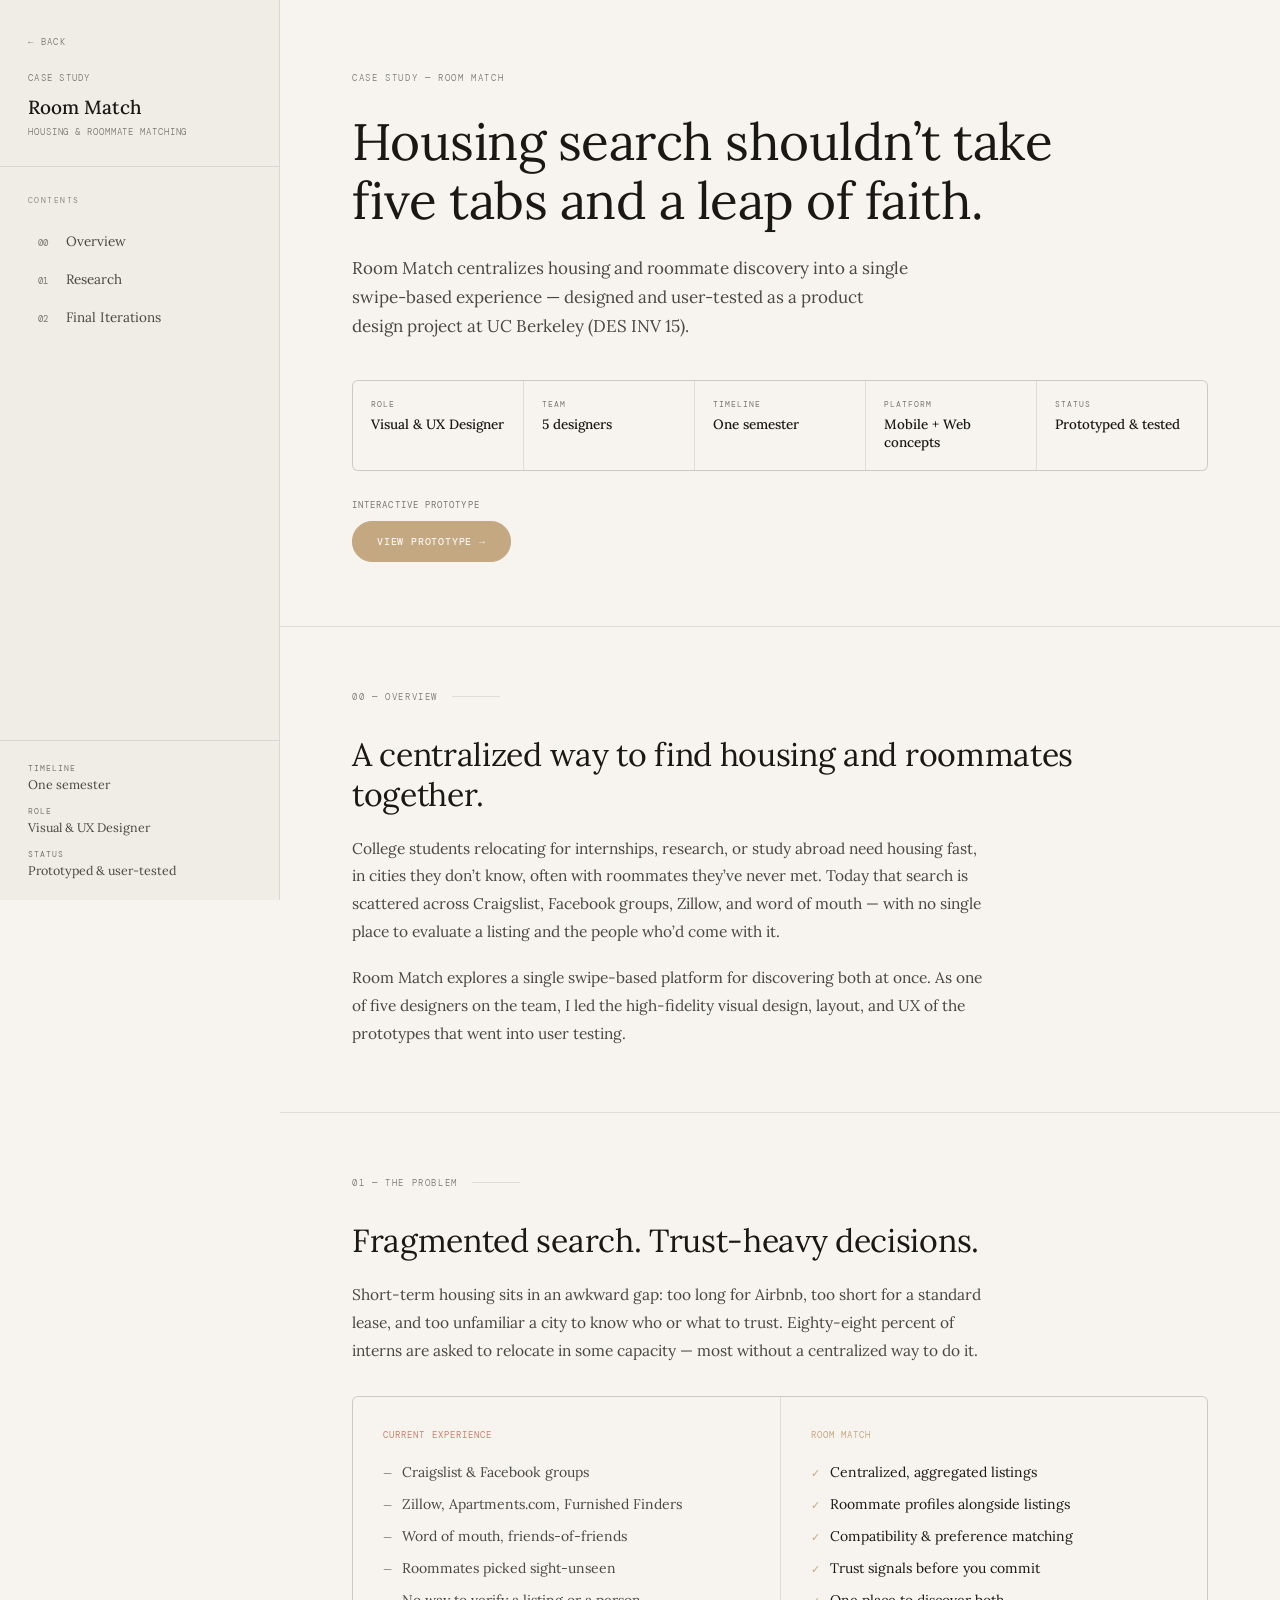
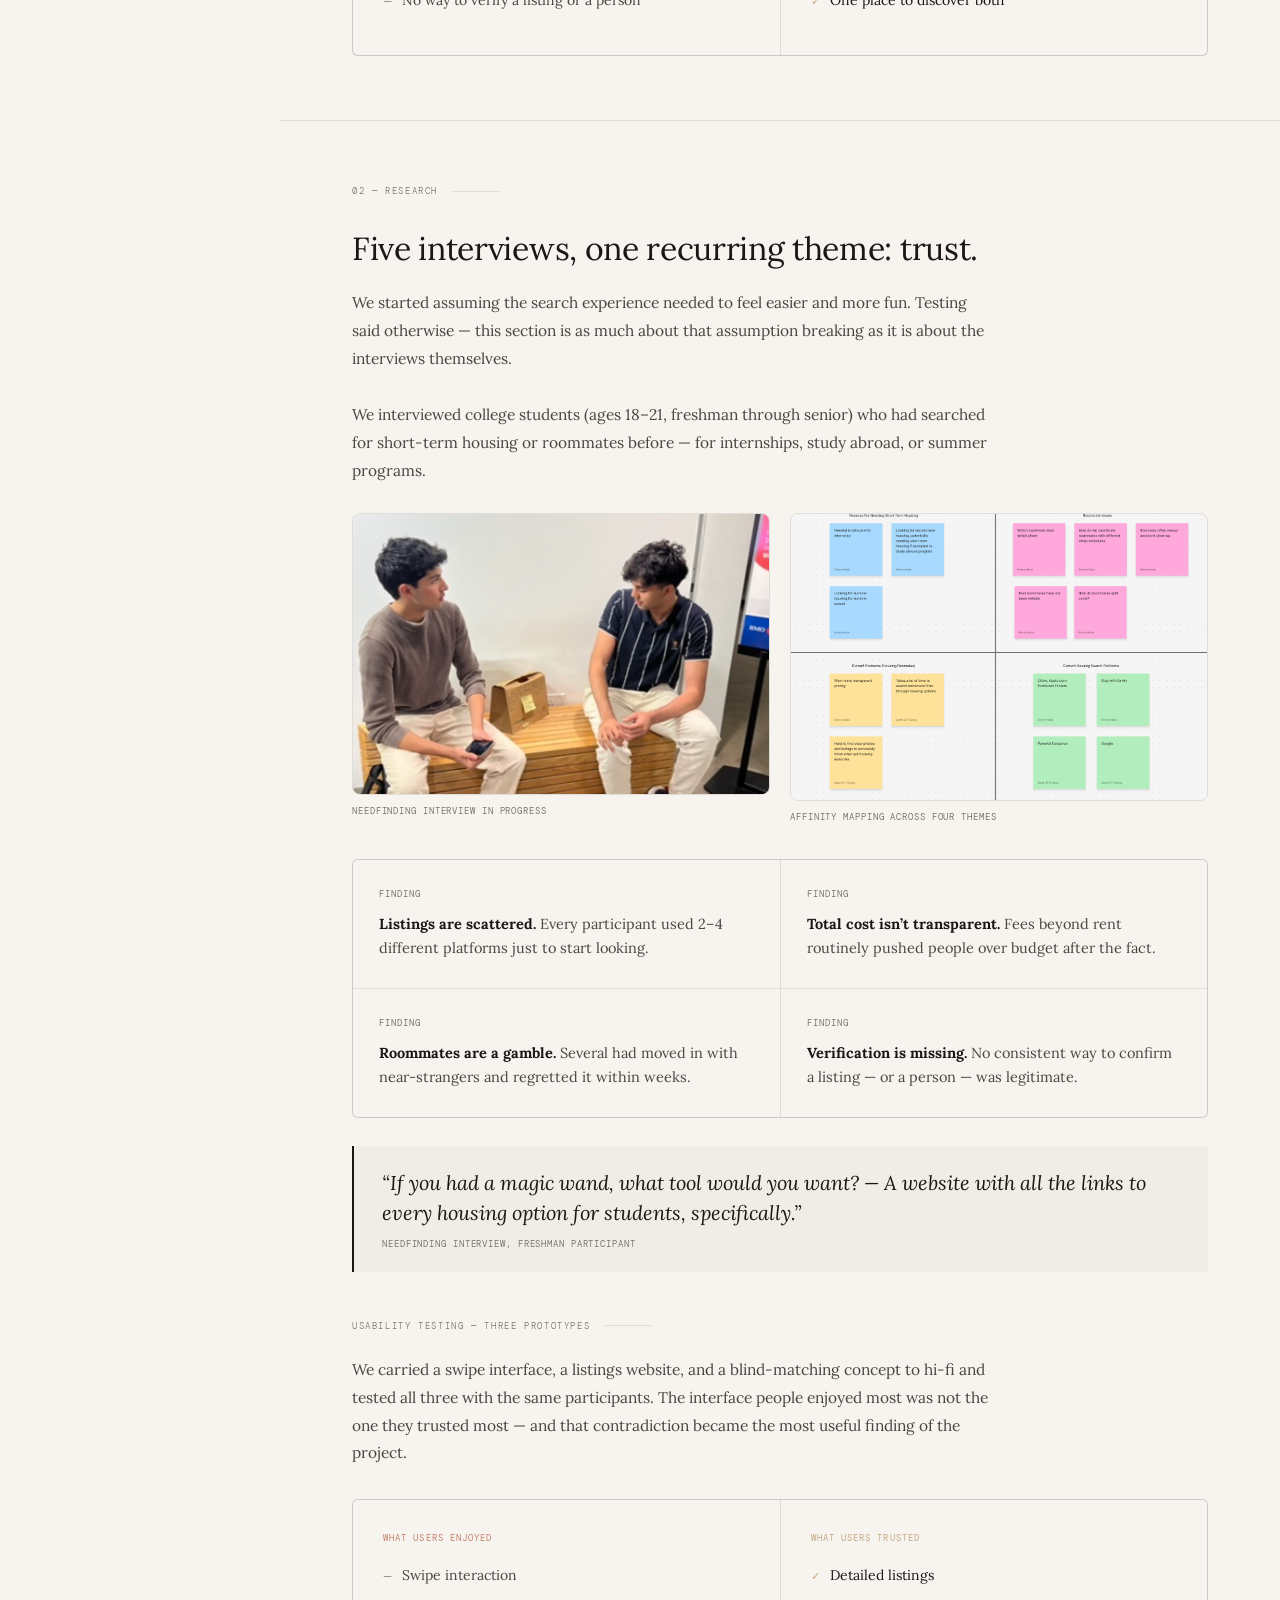
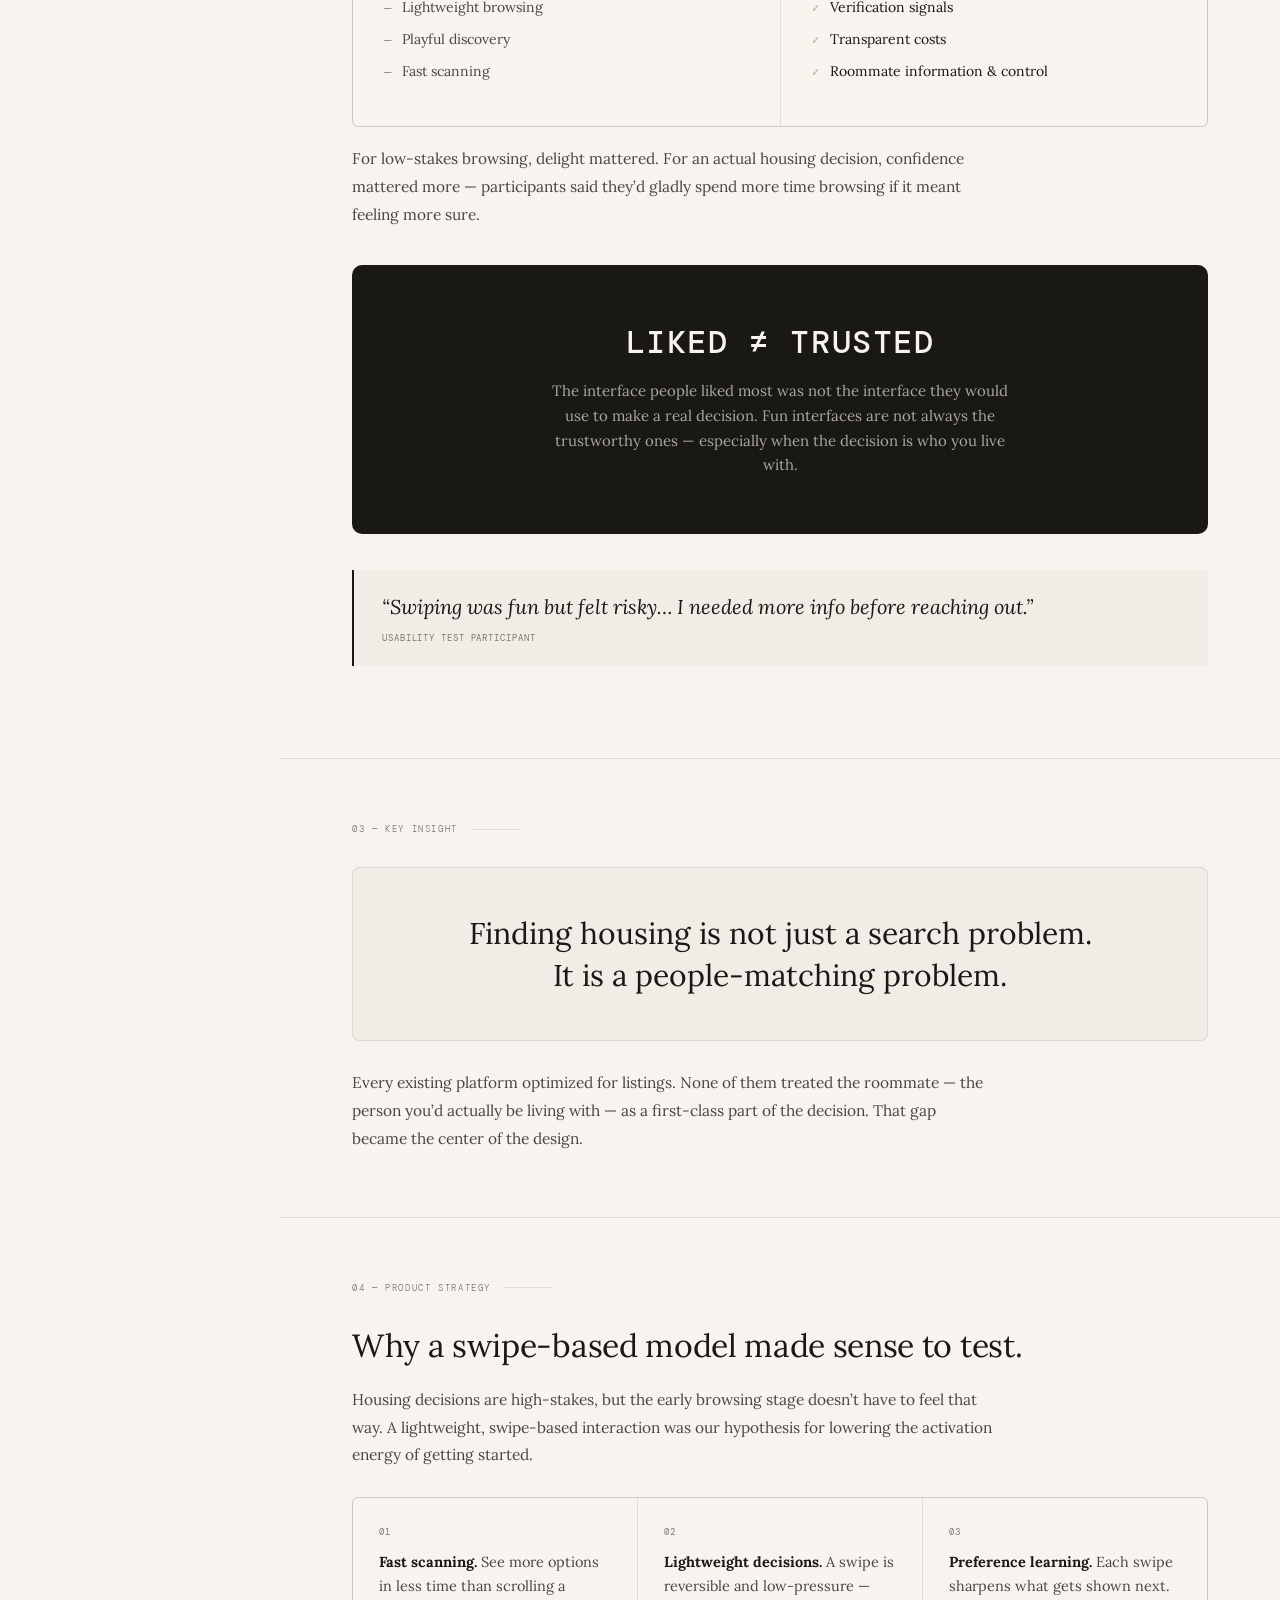
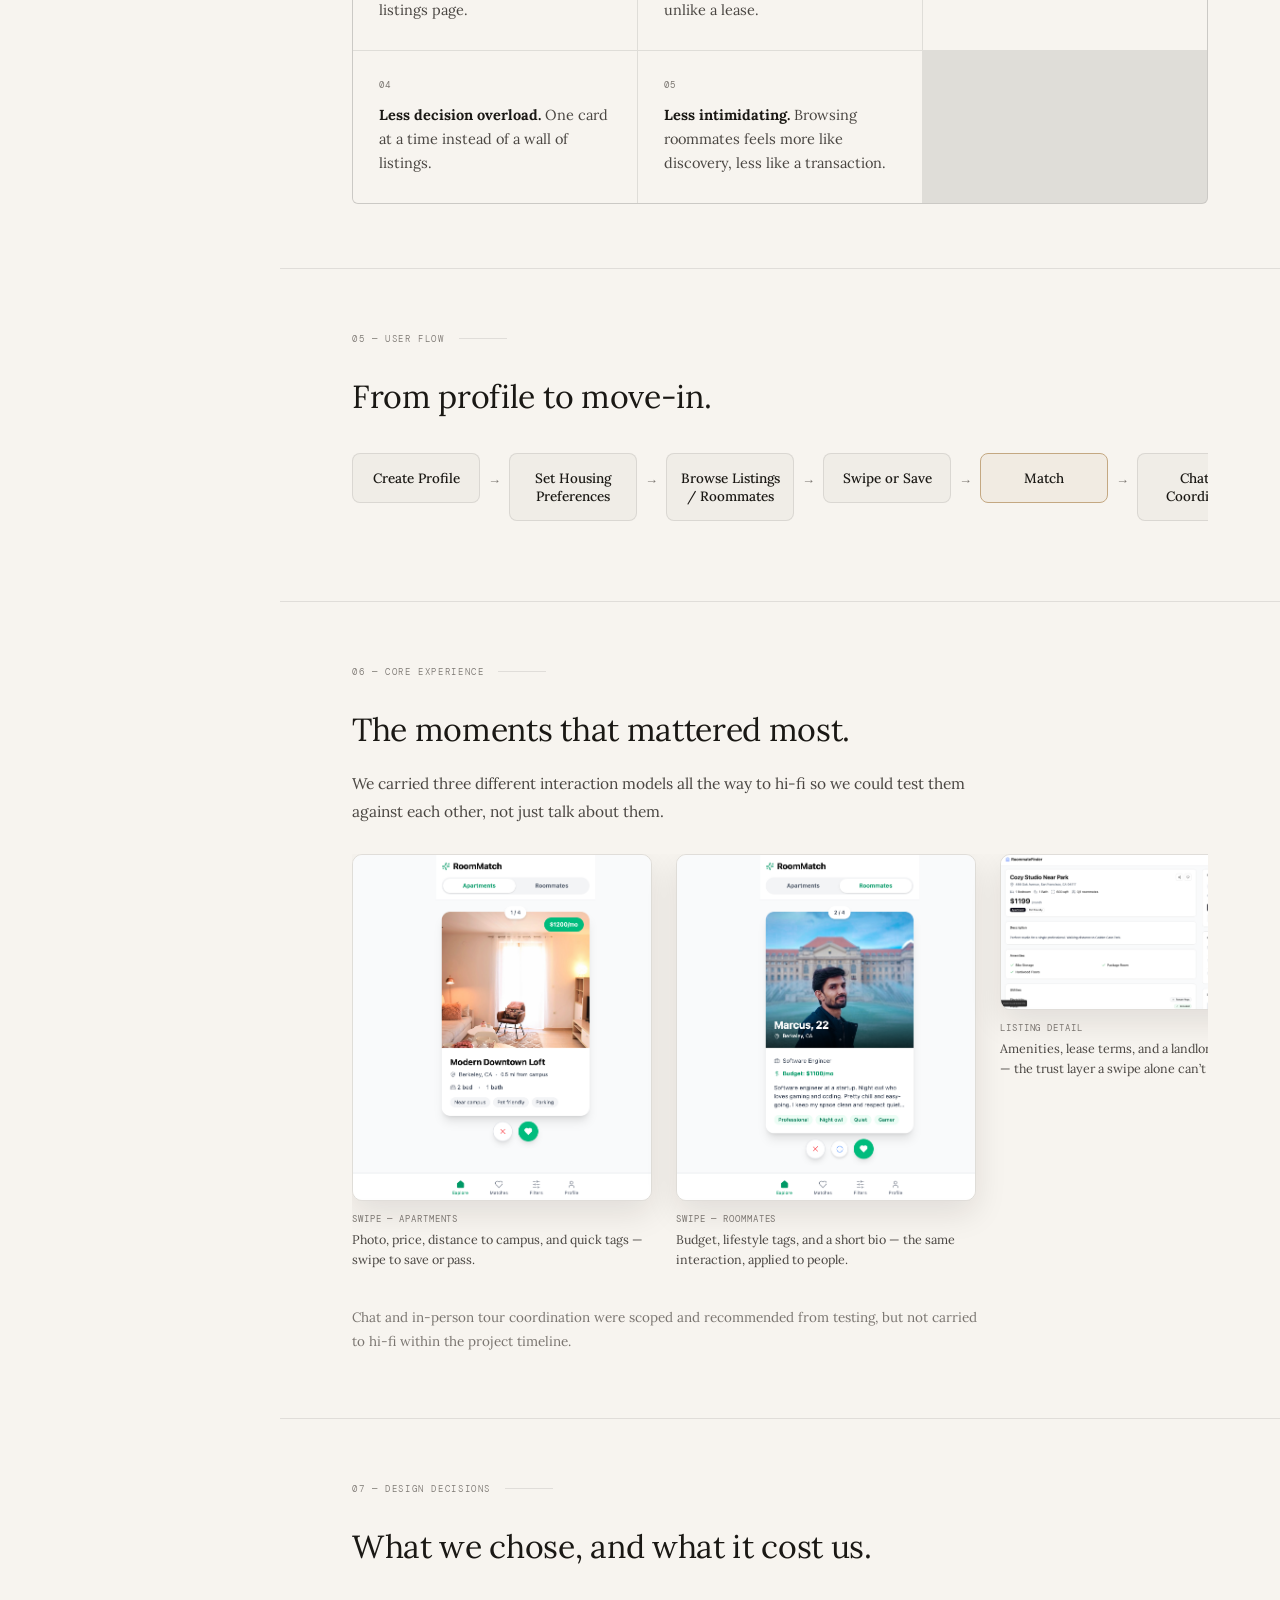
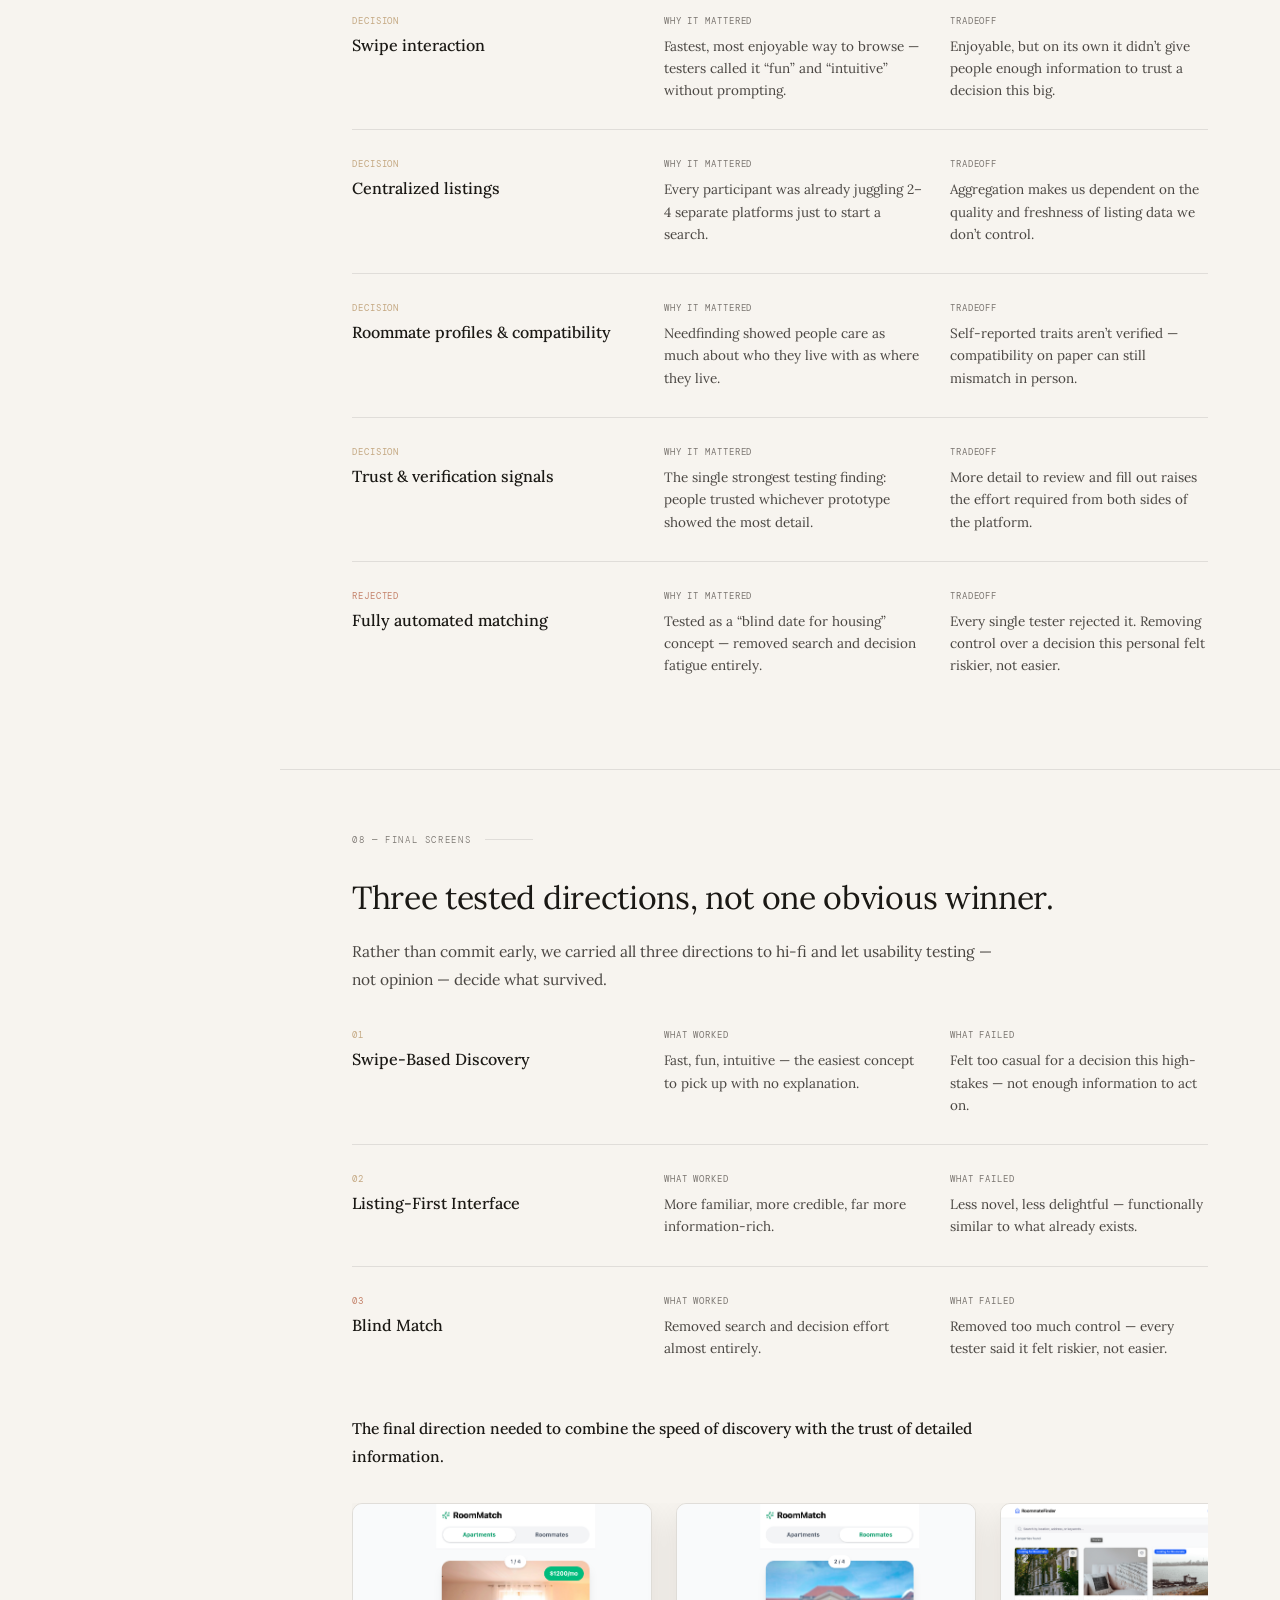
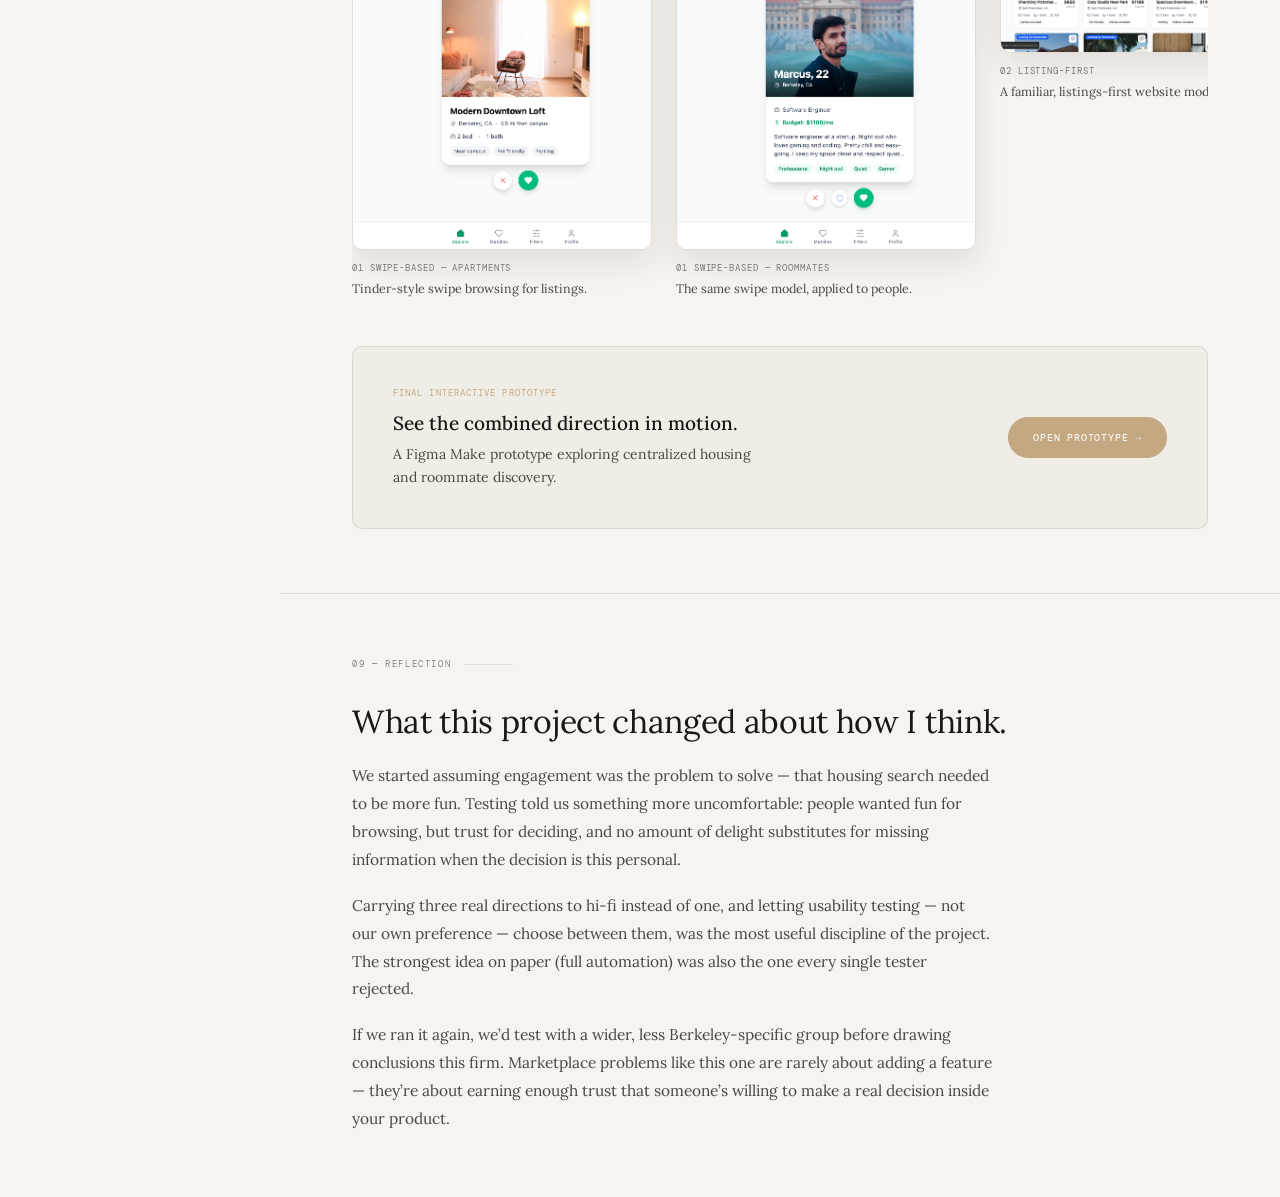
<file: finished-projects/room-match-portfolio.html>
<!DOCTYPE html>
<html lang="en">
<head>
<meta charset="UTF-8" />
<meta name="viewport" content="width=device-width, initial-scale=1.0" />
<title>Room Match — Charlie Wang</title>
<style>
@import url('https://fonts.googleapis.com/css2?family=Lora:ital,wght@0,400;0,500;1,400;1,500&family=DM+Mono:wght@300;400&display=swap');

*, *::before, *::after { box-sizing: border-box; margin: 0; padding: 0; }

:root {
  --bg: #F7F4EF;
  --bg2: #F0EDE7;
  --bg3: #E8E4DC;
  --fg: #1A1814;
  --mid: #4A4642;
  --dim: #7A7570;
  --accent: #C4A882;
  --accent2: #D4987A;
  --border: rgba(26,24,20,0.1);
  --serif: 'Lora', Georgia, serif;
  --mono: 'DM Mono', monospace;
}

html { scroll-behavior: smooth; }
html, body { background: var(--bg); color: var(--fg); font-family: var(--serif); -webkit-font-smoothing: antialiased; }

.workspace { min-height: 100vh; }

.panel {
  border-right: 1px solid var(--border);
  background: var(--bg2);
  padding: 0;
  position: fixed;
  top: 0;
  left: 0;
  width: 280px;
  height: 100vh;
  overflow-y: auto;
  display: flex;
  flex-direction: column;
  z-index: 10;
}

.panel-header { padding: 36px 28px 28px; border-bottom: 1px solid var(--border); }

.back-link {
  font-family: var(--mono);
  font-size: 9px;
  font-weight: 300;
  letter-spacing: 0.14em;
  text-transform: uppercase;
  color: var(--dim);
  text-decoration: none;
  display: flex;
  align-items: center;
  gap: 6px;
  margin-bottom: 24px;
  transition: color 0.2s;
}
.back-link:hover { color: var(--fg); }

.panel-eyebrow {
  font-family: var(--mono); font-size: 9px; font-weight: 300; letter-spacing: 0.14em;
  text-transform: uppercase; color: var(--dim); margin-bottom: 12px; display: block;
}

.panel-title { font-family: var(--serif); font-size: 19px; font-weight: 500; color: var(--fg); line-height: 1.25; margin-bottom: 6px; }
.panel-subtitle { font-family: var(--mono); font-size: 9px; font-weight: 300; letter-spacing: 0.1em; text-transform: uppercase; color: var(--dim); }

.section-nav { padding: 28px; flex: 1; }
.section-nav-label { font-family: var(--mono); font-size: 8px; font-weight: 300; letter-spacing: 0.18em; text-transform: uppercase; color: var(--dim); margin-bottom: 18px; display: block; }
.section-list { display: flex; flex-direction: column; gap: 2px; }
.section-link {
  display: flex; align-items: baseline; gap: 12px; padding: 9px 10px; border-radius: 4px;
  font-family: var(--serif); font-size: 13.5px; color: var(--mid); text-decoration: none;
  transition: background 0.15s, color 0.15s;
}
.section-link:hover { background: rgba(26,24,20,0.05); color: var(--fg); }
.section-link span.n { font-family: var(--mono); font-size: 9px; color: var(--dim); min-width: 16px; }

.panel-footer { padding: 22px 28px; border-top: 1px solid var(--border); }
.panel-meta-item { display: flex; flex-direction: column; gap: 3px; margin-bottom: 14px; }
.panel-meta-item:last-child { margin-bottom: 0; }
.panel-meta-label { font-family: var(--mono); font-size: 8px; letter-spacing: 0.12em; text-transform: uppercase; color: var(--dim); }
.panel-meta-value { font-family: var(--serif); font-size: 12.5px; color: var(--mid); }

.content { overflow-y: visible; margin-left: 280px; }

.mod-hero { padding: 72px 72px 64px; border-bottom: 1px solid var(--border); }
.mod-hero-eyebrow { font-family: var(--mono); font-size: 9px; font-weight: 300; letter-spacing: 0.18em; text-transform: uppercase; color: var(--dim); margin-bottom: 28px; }
.mod-hero-title { font-family: var(--serif); font-size: clamp(32px, 4vw, 52px); font-weight: 400; line-height: 1.15; letter-spacing: -0.01em; color: var(--fg); margin-bottom: 24px; max-width: 760px; }
.mod-hero-sub { font-family: var(--serif); font-size: 17px; color: var(--mid); line-height: 1.7; max-width: 560px; margin-bottom: 40px; }

.meta-grid { display: grid; grid-template-columns: repeat(5,1fr); gap: 1px; background: var(--border); border: 1px solid var(--border); border-radius: 6px; overflow: hidden; max-width: 880px; }
.meta-cell { background: var(--bg); padding: 18px 18px; }
.meta-cell-label { font-family: var(--mono); font-size: 8px; letter-spacing: 0.12em; text-transform: uppercase; color: var(--dim); margin-bottom: 7px; }
.meta-cell-value { font-family: var(--serif); font-size: 13.5px; font-weight: 500; color: var(--fg); line-height: 1.3; }

.content-block { padding: 64px 72px; border-bottom: 1px solid var(--border); }
.content-block:last-child { border-bottom: none; }

.block-label { font-family: var(--mono); font-size: 9px; font-weight: 300; letter-spacing: 0.18em; text-transform: uppercase; color: var(--dim); margin-bottom: 32px; display: flex; align-items: center; gap: 14px; }
.block-label::after { content: ''; display: block; width: 48px; height: 1px; background: var(--border); }
.block-title { font-family: var(--serif); font-size: clamp(22px,2.5vw,32px); font-weight: 400; color: var(--fg); letter-spacing: -0.01em; line-height: 1.25; margin-bottom: 20px; }
.block-body { font-family: var(--serif); font-size: 15.5px; color: var(--mid); line-height: 1.8; max-width: 640px; }

.principle-grid { display: grid; grid-template-columns: 1fr 1fr; gap: 1px; background: var(--border); margin: 32px 0 0; border: 1px solid var(--border); border-radius: 6px; overflow: hidden; }
.principle-cell { background: var(--bg); padding: 28px 26px; }
.principle-num { font-family: var(--mono); font-size: 9px; letter-spacing: 0.12em; color: var(--dim); display: block; margin-bottom: 12px; }
.principle-text { font-family: var(--serif); font-size: 14.5px; color: var(--mid); line-height: 1.65; }

.quote-block { border-left: 2px solid var(--fg); padding: 22px 28px; margin: 28px 0; background: var(--bg2); border-radius: 0 4px 4px 0; }
.quote-text { font-family: var(--serif); font-size: clamp(16px,1.8vw,20px); font-style: italic; color: var(--fg); line-height: 1.5; margin-bottom: 10px; }
.quote-source { font-family: var(--mono); font-size: 9px; letter-spacing: 0.1em; text-transform: uppercase; color: var(--dim); }

.flow-row { display: flex; align-items: flex-start; gap: 0; margin-top: 36px; overflow-x: auto; -webkit-overflow-scrolling: touch; scrollbar-width: none; padding-bottom: 8px; }
.flow-row::-webkit-scrollbar { display: none; }
.flow-node { flex: 1; min-width: 128px; text-align: center; }
.flow-node-box { font-family: var(--serif); font-size: 13.5px; font-weight: 500; color: var(--fg); background: var(--bg2); border: 1px solid var(--border); border-radius: 8px; padding: 15px 10px; margin-bottom: 8px; }
.flow-node-tag { font-family: var(--mono); font-size: 8.5px; letter-spacing: 0.08em; text-transform: uppercase; color: var(--accent); }
.flow-arrow { flex-shrink: 0; display: flex; align-items: center; height: 56px; padding: 0 8px; color: var(--dim); font-size: 13px; }

.gallery-strip { display: flex; gap: 24px; padding-bottom: 8px; overflow-x: auto; -webkit-overflow-scrolling: touch; scrollbar-width: none; }
.gallery-strip::-webkit-scrollbar { display: none; }
.gallery-item { width: 300px; flex-shrink: 0; }
.gallery-item img { width: 100%; display: block; border-radius: 10px; border: 1px solid var(--border); box-shadow: 0 12px 32px rgba(26,24,20,0.1); margin-bottom: 12px; }
.gallery-cap-label { font-family: var(--mono); font-size: 9px; letter-spacing: 0.1em; text-transform: uppercase; color: var(--dim); margin-bottom: 4px; }
.gallery-cap-body { font-family: var(--serif); font-size: 12.5px; color: var(--mid); line-height: 1.6; }

.decision-row { display: grid; grid-template-columns: 1.1fr 1fr 1fr; gap: 28px; padding: 28px 0; border-bottom: 1px solid var(--border); }
.decision-row:last-child { border-bottom: none; }
.decision-col-label { font-family: var(--mono); font-size: 9px; letter-spacing: 0.1em; text-transform: uppercase; color: var(--dim); margin-bottom: 8px; }
.decision-title { font-family: var(--serif); font-size: 16px; font-weight: 500; color: var(--fg); line-height: 1.3; }
.decision-text { font-family: var(--serif); font-size: 13.5px; color: var(--mid); line-height: 1.65; }

.compare-grid { display: grid; grid-template-columns: 1fr 1fr; gap: 1px; background: var(--border); margin-top: 32px; border: 1px solid var(--border); border-radius: 6px; overflow: hidden; }
.compare-col { background: var(--bg); padding: 32px 30px; }
.compare-col-label { font-family: var(--mono); font-size: 9px; letter-spacing: 0.12em; text-transform: uppercase; margin-bottom: 22px; }
.compare-item { display: flex; gap: 10px; align-items: baseline; margin-bottom: 14px; }
.compare-item .mark { font-size: 11px; flex-shrink: 0; }
.compare-item .label { font-family: var(--serif); font-size: 14px; }

.btn-cta {
  display: inline-flex; align-items: center; gap: 8px;
  font-family: var(--mono); font-size: 10px; font-weight: 400; letter-spacing: 0.08em; text-transform: uppercase;
  color: var(--fg); background: var(--bg); border: 1px solid var(--border); border-radius: 20px;
  padding: 10px 18px; text-decoration: none; transition: background 0.15s, border-color 0.15s;
}
.btn-cta:hover { background: var(--bg2); border-color: var(--fg); }
.btn-cta-solid { background: var(--accent); color: var(--bg); border-color: var(--accent); padding: 13px 24px; font-weight: 500; }
.btn-cta-solid:hover { background: var(--fg); border-color: var(--fg); }

.liked-trusted {
  margin: 36px 0; padding: 56px 40px; background: var(--fg); border-radius: 10px; text-align: center;
}
.liked-trusted .lt-main { font-family: var(--mono); font-size: clamp(22px,3.2vw,32px); font-weight: 500; letter-spacing: 0.05em; color: var(--bg); margin-bottom: 16px; }
.liked-trusted .lt-sub { font-family: var(--serif); font-size: 15px; color: rgba(247,244,239,0.65); max-width: 460px; margin: 0 auto; line-height: 1.65; }

.prototype-block {
  margin-top: 8px; padding: 40px; background: var(--bg2); border: 1px solid var(--border); border-radius: 10px;
  display: flex; align-items: center; justify-content: space-between; gap: 32px; flex-wrap: wrap;
}
.prototype-block-label { font-family: var(--mono); font-size: 9px; letter-spacing: 0.12em; text-transform: uppercase; color: var(--accent); margin-bottom: 12px; }
.prototype-block-title { font-family: var(--serif); font-size: 19px; font-weight: 500; color: var(--fg); margin-bottom: 8px; }
.prototype-block-desc { font-family: var(--serif); font-size: 14px; color: var(--mid); max-width: 380px; line-height: 1.6; }

@media (max-width: 768px) {
  .panel { position: static; width: 100%; height: auto; border-right: none; border-bottom: 1px solid var(--border); z-index: auto; }
  .content { margin-left: 0; }
  .mod-hero, .content-block { padding: 44px 26px; }
  .meta-grid { grid-template-columns: repeat(2,1fr); max-width: 100%; }
  .principle-grid, .compare-grid { grid-template-columns: 1fr; }
  .decision-row { grid-template-columns: 1fr; gap: 10px; }
}
</style>
</head>
<body>

<div class="workspace">

  <aside class="panel">
    <div class="panel-header">
      <a class="back-link" href="../index.html#selected-work">&#8592; Back</a>
      <span class="panel-eyebrow">Case Study</span>
      <div class="panel-title">Room Match</div>
      <div class="panel-subtitle">Housing &amp; Roommate Matching</div>
    </div>

    <nav class="section-nav">
      <span class="section-nav-label">Contents</span>
      <div class="section-list">
        <a class="section-link" href="#overview"><span class="n">00</span> Overview</a>
        <a class="section-link" href="#research"><span class="n">01</span> Research</a>
        <a class="section-link" href="#final-iterations"><span class="n">02</span> Final Iterations</a>
      </div>
    </nav>

    <div class="panel-footer">
      <div class="panel-meta-item"><span class="panel-meta-label">Timeline</span><span class="panel-meta-value">One semester</span></div>
      <div class="panel-meta-item"><span class="panel-meta-label">Role</span><span class="panel-meta-value">Visual &amp; UX Designer</span></div>
      <div class="panel-meta-item"><span class="panel-meta-label">Status</span><span class="panel-meta-value">Prototyped &amp; user-tested</span></div>
    </div>
  </aside>

  <main class="content">

    <!-- 00 — OVERVIEW -->
    <div class="mod-hero" id="overview">
      <p class="mod-hero-eyebrow">Case Study &#8212; Room Match</p>
      <h1 class="mod-hero-title">Housing search shouldn&#8217;t take five tabs and a leap of faith.</h1>
      <p class="mod-hero-sub">Room Match centralizes housing and roommate discovery into a single swipe-based experience &#8212; designed and user-tested as a product design project at UC Berkeley (DES INV 15).</p>
      <div class="meta-grid">
        <div class="meta-cell"><div class="meta-cell-label">Role</div><div class="meta-cell-value">Visual &amp; UX Designer</div></div>
        <div class="meta-cell"><div class="meta-cell-label">Team</div><div class="meta-cell-value">5 designers</div></div>
        <div class="meta-cell"><div class="meta-cell-label">Timeline</div><div class="meta-cell-value">One semester</div></div>
        <div class="meta-cell"><div class="meta-cell-label">Platform</div><div class="meta-cell-value">Mobile + Web concepts</div></div>
        <div class="meta-cell"><div class="meta-cell-label">Status</div><div class="meta-cell-value">Prototyped &amp; tested</div></div>
      </div>
      <div style="margin-top:28px;">
        <div style="font-family:var(--mono);font-size:9px;letter-spacing:0.12em;text-transform:uppercase;color:var(--dim);margin-bottom:10px;">Interactive Prototype</div>
        <a class="btn-cta btn-cta-solid" href="https://script-value-54836467.figma.site/" target="_blank" rel="noopener noreferrer">View Prototype &#8594;</a>
      </div>
    </div>

    <div class="content-block">
      <div class="block-label">00 &#8212; Overview</div>
      <h2 class="block-title">A centralized way to find housing and roommates together.</h2>
      <p class="block-body" style="margin-bottom:18px;">College students relocating for internships, research, or study abroad need housing fast, in cities they don&#8217;t know, often with roommates they&#8217;ve never met. Today that search is scattered across Craigslist, Facebook groups, Zillow, and word of mouth &#8212; with no single place to evaluate a listing and the people who&#8217;d come with it.</p>
      <p class="block-body">Room Match explores a single swipe-based platform for discovering both at once. As one of five designers on the team, I led the high-fidelity visual design, layout, and UX of the prototypes that went into user testing.</p>
    </div>

    <!-- 01 — THE PROBLEM -->
    <div class="content-block" id="sec-01">
      <div class="block-label">01 &#8212; The Problem</div>
      <h2 class="block-title">Fragmented search. Trust-heavy decisions.</h2>
      <p class="block-body">Short-term housing sits in an awkward gap: too long for Airbnb, too short for a standard lease, and too unfamiliar a city to know who or what to trust. Eighty-eight percent of interns are asked to relocate in some capacity &#8212; most without a centralized way to do it.</p>
      <div class="compare-grid">
        <div class="compare-col">
          <div class="compare-col-label" style="color:#C4826A;">Current Experience</div>
          <div class="compare-item"><span class="mark" style="color:var(--dim);">&#8212;</span><span class="label" style="color:var(--mid);">Craigslist &amp; Facebook groups</span></div>
          <div class="compare-item"><span class="mark" style="color:var(--dim);">&#8212;</span><span class="label" style="color:var(--mid);">Zillow, Apartments.com, Furnished Finders</span></div>
          <div class="compare-item"><span class="mark" style="color:var(--dim);">&#8212;</span><span class="label" style="color:var(--mid);">Word of mouth, friends-of-friends</span></div>
          <div class="compare-item"><span class="mark" style="color:var(--dim);">&#8212;</span><span class="label" style="color:var(--mid);">Roommates picked sight-unseen</span></div>
          <div class="compare-item"><span class="mark" style="color:var(--dim);">&#8212;</span><span class="label" style="color:var(--mid);">No way to verify a listing or a person</span></div>
        </div>
        <div class="compare-col">
          <div class="compare-col-label" style="color:var(--accent);">Room Match</div>
          <div class="compare-item"><span class="mark" style="color:var(--accent);">&#10003;</span><span class="label" style="color:var(--fg);">Centralized, aggregated listings</span></div>
          <div class="compare-item"><span class="mark" style="color:var(--accent);">&#10003;</span><span class="label" style="color:var(--fg);">Roommate profiles alongside listings</span></div>
          <div class="compare-item"><span class="mark" style="color:var(--accent);">&#10003;</span><span class="label" style="color:var(--fg);">Compatibility &amp; preference matching</span></div>
          <div class="compare-item"><span class="mark" style="color:var(--accent);">&#10003;</span><span class="label" style="color:var(--fg);">Trust signals before you commit</span></div>
          <div class="compare-item"><span class="mark" style="color:var(--accent);">&#10003;</span><span class="label" style="color:var(--fg);">One place to discover both</span></div>
        </div>
      </div>
    </div>

    <!-- 02 — RESEARCH -->
    <div class="content-block" id="research">
      <div class="block-label">02 &#8212; Research</div>
      <h2 class="block-title">Five interviews, one recurring theme: trust.</h2>
      <p class="block-body" style="margin-bottom:28px;">We started assuming the search experience needed to feel easier and more fun. Testing said otherwise &#8212; this section is as much about that assumption breaking as it is about the interviews themselves.</p>
      <p class="block-body" style="margin-bottom:28px;">We interviewed college students (ages 18&#8211;21, freshman through senior) who had searched for short-term housing or roommates before &#8212; for internships, study abroad, or summer programs.</p>
      <div style="display:grid;grid-template-columns:1fr 1fr;gap:20px;margin-bottom:32px;">
        <div>
          <img src="../assets/images/room-match-research-interview.png" alt="Conducting a needfinding interview" style="width:100%;border-radius:8px;border:1px solid var(--border);display:block;margin-bottom:10px;" />
          <div class="gallery-cap-label">Needfinding interview in progress</div>
        </div>
        <div>
          <img src="../assets/images/room-match-research-affinity-map.png" alt="FigJam affinity map of interview findings" style="width:100%;border-radius:8px;border:1px solid var(--border);display:block;margin-bottom:10px;" />
          <div class="gallery-cap-label">Affinity mapping across four themes</div>
        </div>
      </div>
      <div class="principle-grid">
        <div class="principle-cell"><span class="principle-num">FINDING</span><div class="principle-text"><strong style="color:var(--fg);">Listings are scattered.</strong> Every participant used 2&#8211;4 different platforms just to start looking.</div></div>
        <div class="principle-cell"><span class="principle-num">FINDING</span><div class="principle-text"><strong style="color:var(--fg);">Total cost isn&#8217;t transparent.</strong> Fees beyond rent routinely pushed people over budget after the fact.</div></div>
        <div class="principle-cell"><span class="principle-num">FINDING</span><div class="principle-text"><strong style="color:var(--fg);">Roommates are a gamble.</strong> Several had moved in with near-strangers and regretted it within weeks.</div></div>
        <div class="principle-cell"><span class="principle-num">FINDING</span><div class="principle-text"><strong style="color:var(--fg);">Verification is missing.</strong> No consistent way to confirm a listing &#8212; or a person &#8212; was legitimate.</div></div>
      </div>
      <div class="quote-block">
        <div class="quote-text">&ldquo;If you had a magic wand, what tool would you want? &#8212; A website with all the links to every housing option for students, specifically.&rdquo;</div>
        <div class="quote-source">Needfinding interview, freshman participant</div>
      </div>

      <div style="margin-top:48px;">
        <div class="block-label" style="margin-bottom:24px;">Usability Testing &#8212; Three Prototypes</div>
        <p class="block-body" style="margin-bottom:8px;">We carried a swipe interface, a listings website, and a blind-matching concept to hi-fi and tested all three with the same participants. The interface people enjoyed most was not the one they trusted most &#8212; and that contradiction became the most useful finding of the project.</p>
        <div class="compare-grid">
          <div class="compare-col">
            <div class="compare-col-label" style="color:#C4826A;">What Users Enjoyed</div>
            <div class="compare-item"><span class="mark" style="color:var(--dim);">&#8212;</span><span class="label" style="color:var(--mid);">Swipe interaction</span></div>
            <div class="compare-item"><span class="mark" style="color:var(--dim);">&#8212;</span><span class="label" style="color:var(--mid);">Lightweight browsing</span></div>
            <div class="compare-item"><span class="mark" style="color:var(--dim);">&#8212;</span><span class="label" style="color:var(--mid);">Playful discovery</span></div>
            <div class="compare-item"><span class="mark" style="color:var(--dim);">&#8212;</span><span class="label" style="color:var(--mid);">Fast scanning</span></div>
          </div>
          <div class="compare-col">
            <div class="compare-col-label" style="color:var(--accent);">What Users Trusted</div>
            <div class="compare-item"><span class="mark" style="color:var(--accent);">&#10003;</span><span class="label" style="color:var(--fg);">Detailed listings</span></div>
            <div class="compare-item"><span class="mark" style="color:var(--accent);">&#10003;</span><span class="label" style="color:var(--fg);">Verification signals</span></div>
            <div class="compare-item"><span class="mark" style="color:var(--accent);">&#10003;</span><span class="label" style="color:var(--fg);">Transparent costs</span></div>
            <div class="compare-item"><span class="mark" style="color:var(--accent);">&#10003;</span><span class="label" style="color:var(--fg);">Roommate information &amp; control</span></div>
          </div>
        </div>
        <p class="block-body" style="margin-top:18px;">For low-stakes browsing, delight mattered. For an actual housing decision, confidence mattered more &#8212; participants said they&#8217;d gladly spend more time browsing if it meant feeling more sure.</p>

        <div class="liked-trusted">
          <div class="lt-main">LIKED &#8800; TRUSTED</div>
          <div class="lt-sub">The interface people liked most was not the interface they would use to make a real decision. Fun interfaces are not always the trustworthy ones &#8212; especially when the decision is who you live with.</div>
        </div>

        <div class="quote-block">
          <div class="quote-text">&ldquo;Swiping was fun but felt risky&hellip; I needed more info before reaching out.&rdquo;</div>
          <div class="quote-source">Usability test participant</div>
        </div>
      </div>
    </div>

    <!-- 03 — KEY INSIGHT -->
    <div class="content-block" id="sec-03">
      <div class="block-label">03 &#8212; Key Insight</div>
      <div style="padding:44px 40px;background:var(--bg2);border:1px solid var(--border);border-radius:8px;text-align:center;">
        <p style="font-family:var(--serif);font-size:clamp(22px,2.6vw,30px);color:var(--fg);line-height:1.4;max-width:680px;margin:0 auto;">Finding housing is not just a search problem.<br />It is a people-matching problem.</p>
      </div>
      <p class="block-body" style="margin-top:28px;">Every existing platform optimized for listings. None of them treated the roommate &#8212; the person you&#8217;d actually be living with &#8212; as a first-class part of the decision. That gap became the center of the design.</p>
    </div>

    <!-- 04 — PRODUCT STRATEGY -->
    <div class="content-block" id="sec-04">
      <div class="block-label">04 &#8212; Product Strategy</div>
      <h2 class="block-title">Why a swipe-based model made sense to test.</h2>
      <p class="block-body" style="margin-bottom:8px;">Housing decisions are high-stakes, but the early browsing stage doesn&#8217;t have to feel that way. A lightweight, swipe-based interaction was our hypothesis for lowering the activation energy of getting started.</p>
      <div class="principle-grid" style="grid-template-columns:repeat(3,1fr);margin-top:28px;">
        <div class="principle-cell"><span class="principle-num">01</span><div class="principle-text"><strong style="color:var(--fg);">Fast scanning.</strong> See more options in less time than scrolling a listings page.</div></div>
        <div class="principle-cell"><span class="principle-num">02</span><div class="principle-text"><strong style="color:var(--fg);">Lightweight decisions.</strong> A swipe is reversible and low-pressure &#8212; unlike a lease.</div></div>
        <div class="principle-cell"><span class="principle-num">03</span><div class="principle-text"><strong style="color:var(--fg);">Preference learning.</strong> Each swipe sharpens what gets shown next.</div></div>
        <div class="principle-cell"><span class="principle-num">04</span><div class="principle-text"><strong style="color:var(--fg);">Less decision overload.</strong> One card at a time instead of a wall of listings.</div></div>
        <div class="principle-cell"><span class="principle-num">05</span><div class="principle-text"><strong style="color:var(--fg);">Less intimidating.</strong> Browsing roommates feels more like discovery, less like a transaction.</div></div>
      </div>
    </div>

    <!-- 05 — USER FLOW -->
    <div class="content-block" id="sec-05">
      <div class="block-label">05 &#8212; User Flow</div>
      <h2 class="block-title">From profile to move-in.</h2>
      <div class="flow-row">
        <div class="flow-node"><div class="flow-node-box">Create Profile</div></div>
        <div class="flow-arrow">&#8594;</div>
        <div class="flow-node"><div class="flow-node-box">Set Housing Preferences</div></div>
        <div class="flow-arrow">&#8594;</div>
        <div class="flow-node"><div class="flow-node-box">Browse Listings / Roommates</div></div>
        <div class="flow-arrow">&#8594;</div>
        <div class="flow-node"><div class="flow-node-box">Swipe or Save</div></div>
        <div class="flow-arrow">&#8594;</div>
        <div class="flow-node"><div class="flow-node-box" style="background:rgba(196,168,130,0.12);border-color:var(--accent);">Match</div></div>
        <div class="flow-arrow">&#8594;</div>
        <div class="flow-node"><div class="flow-node-box">Chat / Coordinate</div></div>
        <div class="flow-arrow">&#8594;</div>
        <div class="flow-node"><div class="flow-node-box">Tour / Commit</div></div>
      </div>
    </div>

    <!-- 06 — CORE EXPERIENCE -->
    <div class="content-block" id="final-iterations">
      <div class="block-label">06 &#8212; Core Experience</div>
      <h2 class="block-title">The moments that mattered most.</h2>
      <p class="block-body" style="margin-bottom:28px;">We carried three different interaction models all the way to hi-fi so we could test them against each other, not just talk about them.</p>
      <div class="gallery-strip">
        <div class="gallery-item">
          <img src="../assets/images/room-match-roommatch-apartments.png" alt="Swipe interaction — apartment listing card" />
          <div class="gallery-cap-label">Swipe &#8212; Apartments</div>
          <div class="gallery-cap-body">Photo, price, distance to campus, and quick tags &#8212; swipe to save or pass.</div>
        </div>
        <div class="gallery-item">
          <img src="../assets/images/room-match-roommatch-roommates.png" alt="Swipe interaction — roommate profile card" />
          <div class="gallery-cap-label">Swipe &#8212; Roommates</div>
          <div class="gallery-cap-body">Budget, lifestyle tags, and a short bio &#8212; the same interaction, applied to people.</div>
        </div>
        <div class="gallery-item">
          <img src="../assets/images/room-match-roommatefinder-detail.png" alt="Detailed listing page with landlord contact" />
          <div class="gallery-cap-label">Listing Detail</div>
          <div class="gallery-cap-body">Amenities, lease terms, and a landlord contact card &#8212; the trust layer a swipe alone can&#8217;t carry.</div>
        </div>
        <div class="gallery-item">
          <img src="../assets/images/room-match-darkhorse-match.png" alt="Match reveal screen" />
          <div class="gallery-cap-label">Match Reveal</div>
          <div class="gallery-cap-body">A reveal moment explored in an early concept &#8212; accept and message, or request another match.</div>
        </div>
      </div>
      <p class="block-body" style="margin-top:28px;font-size:13.5px;color:var(--dim);">Chat and in-person tour coordination were scoped and recommended from testing, but not carried to hi-fi within the project timeline.</p>
    </div>

    <!-- 07 — DESIGN DECISIONS -->
    <div class="content-block" id="sec-07">
      <div class="block-label">07 &#8212; Design Decisions</div>
      <h2 class="block-title">What we chose, and what it cost us.</h2>
      <div style="margin-top:8px;">
        <div class="decision-row">
          <div><div class="decision-col-label" style="color:var(--accent);">Decision</div><div class="decision-title">Swipe interaction</div></div>
          <div><div class="decision-col-label">Why it mattered</div><div class="decision-text">Fastest, most enjoyable way to browse &#8212; testers called it &#8220;fun&#8221; and &#8220;intuitive&#8221; without prompting.</div></div>
          <div><div class="decision-col-label">Tradeoff</div><div class="decision-text">Enjoyable, but on its own it didn&#8217;t give people enough information to trust a decision this big.</div></div>
        </div>
        <div class="decision-row">
          <div><div class="decision-col-label" style="color:var(--accent);">Decision</div><div class="decision-title">Centralized listings</div></div>
          <div><div class="decision-col-label">Why it mattered</div><div class="decision-text">Every participant was already juggling 2&#8211;4 separate platforms just to start a search.</div></div>
          <div><div class="decision-col-label">Tradeoff</div><div class="decision-text">Aggregation makes us dependent on the quality and freshness of listing data we don&#8217;t control.</div></div>
        </div>
        <div class="decision-row">
          <div><div class="decision-col-label" style="color:var(--accent);">Decision</div><div class="decision-title">Roommate profiles &amp; compatibility</div></div>
          <div><div class="decision-col-label">Why it mattered</div><div class="decision-text">Needfinding showed people care as much about who they live with as where they live.</div></div>
          <div><div class="decision-col-label">Tradeoff</div><div class="decision-text">Self-reported traits aren&#8217;t verified &#8212; compatibility on paper can still mismatch in person.</div></div>
        </div>
        <div class="decision-row">
          <div><div class="decision-col-label" style="color:var(--accent);">Decision</div><div class="decision-title">Trust &amp; verification signals</div></div>
          <div><div class="decision-col-label">Why it mattered</div><div class="decision-text">The single strongest testing finding: people trusted whichever prototype showed the most detail.</div></div>
          <div><div class="decision-col-label">Tradeoff</div><div class="decision-text">More detail to review and fill out raises the effort required from both sides of the platform.</div></div>
        </div>
        <div class="decision-row">
          <div><div class="decision-col-label" style="color:#C4826A;">Rejected</div><div class="decision-title">Fully automated matching</div></div>
          <div><div class="decision-col-label">Why it mattered</div><div class="decision-text">Tested as a &#8220;blind date for housing&#8221; concept &#8212; removed search and decision fatigue entirely.</div></div>
          <div><div class="decision-col-label">Tradeoff</div><div class="decision-text">Every single tester rejected it. Removing control over a decision this personal felt riskier, not easier.</div></div>
        </div>
      </div>
    </div>

    <!-- 08 — FINAL SCREENS -->
    <div class="content-block" id="sec-08">
      <div class="block-label">08 &#8212; Final Screens</div>
      <h2 class="block-title">Three tested directions, not one obvious winner.</h2>
      <p class="block-body" style="margin-bottom:8px;">Rather than commit early, we carried all three directions to hi-fi and let usability testing &#8212; not opinion &#8212; decide what survived.</p>
      <div style="margin-top:8px;">
        <div class="decision-row">
          <div><div class="decision-col-label" style="color:var(--accent);">01</div><div class="decision-title">Swipe-Based Discovery</div></div>
          <div><div class="decision-col-label">What worked</div><div class="decision-text">Fast, fun, intuitive &#8212; the easiest concept to pick up with no explanation.</div></div>
          <div><div class="decision-col-label">What failed</div><div class="decision-text">Felt too casual for a decision this high-stakes &#8212; not enough information to act on.</div></div>
        </div>
        <div class="decision-row">
          <div><div class="decision-col-label" style="color:var(--accent);">02</div><div class="decision-title">Listing-First Interface</div></div>
          <div><div class="decision-col-label">What worked</div><div class="decision-text">More familiar, more credible, far more information-rich.</div></div>
          <div><div class="decision-col-label">What failed</div><div class="decision-text">Less novel, less delightful &#8212; functionally similar to what already exists.</div></div>
        </div>
        <div class="decision-row">
          <div><div class="decision-col-label" style="color:#C4826A;">03</div><div class="decision-title">Blind Match</div></div>
          <div><div class="decision-col-label">What worked</div><div class="decision-text">Removed search and decision effort almost entirely.</div></div>
          <div><div class="decision-col-label">What failed</div><div class="decision-text">Removed too much control &#8212; every tester said it felt riskier, not easier.</div></div>
        </div>
      </div>
      <p class="block-body" style="margin-top:28px;margin-bottom:32px;font-weight:500;color:var(--fg);">The final direction needed to combine the speed of discovery with the trust of detailed information.</p>
      <div class="gallery-strip">
        <div class="gallery-item">
          <img src="../assets/images/room-match-roommatch-apartments.png" alt="Swipe-style apartment card" />
          <div class="gallery-cap-label">01 Swipe-Based &#8212; Apartments</div>
          <div class="gallery-cap-body">Tinder-style swipe browsing for listings.</div>
        </div>
        <div class="gallery-item">
          <img src="../assets/images/room-match-roommatch-roommates.png" alt="Swipe-style roommate card" />
          <div class="gallery-cap-label">01 Swipe-Based &#8212; Roommates</div>
          <div class="gallery-cap-body">The same swipe model, applied to people.</div>
        </div>
        <div class="gallery-item">
          <img src="../assets/images/room-match-roommatefinder-grid.png" alt="Listing grid, Zillow-style website" />
          <div class="gallery-cap-label">02 Listing-First</div>
          <div class="gallery-cap-body">A familiar, listings-first website model.</div>
        </div>
        <div class="gallery-item">
          <img src="../assets/images/room-match-roommatefinder-detail.png" alt="Detailed listing with landlord contact" />
          <div class="gallery-cap-label">02 Listing-First &#8212; Detail</div>
          <div class="gallery-cap-body">The detail and trust signals testers rated highest.</div>
        </div>
        <div class="gallery-item">
          <img src="../assets/images/room-match-darkhorse-quiz.png" alt="Preference quiz for blind matching concept" />
          <div class="gallery-cap-label">03 Blind Match &#8212; Quiz</div>
          <div class="gallery-cap-body">A short quiz feeding an automated match.</div>
        </div>
        <div class="gallery-item">
          <img src="../assets/images/room-match-darkhorse-match.png" alt="Automated match reveal screen" />
          <div class="gallery-cap-label">03 Blind Match &#8212; Reveal</div>
          <div class="gallery-cap-body">The concept every tester ultimately rejected.</div>
        </div>
      </div>

      <div class="prototype-block" style="margin-top:40px;">
        <div>
          <div class="prototype-block-label">Final Interactive Prototype</div>
          <div class="prototype-block-title">See the combined direction in motion.</div>
          <div class="prototype-block-desc">A Figma Make prototype exploring centralized housing and roommate discovery.</div>
        </div>
        <a class="btn-cta btn-cta-solid" href="https://script-value-54836467.figma.site/" target="_blank" rel="noopener noreferrer">Open Prototype &#8594;</a>
      </div>
    </div>

    <!-- 09 — REFLECTION -->
    <div class="content-block" id="sec-09">
      <div class="block-label">09 &#8212; Reflection</div>
      <h2 class="block-title">What this project changed about how I think.</h2>
      <p class="block-body" style="margin-bottom:18px;">We started assuming engagement was the problem to solve &#8212; that housing search needed to be more fun. Testing told us something more uncomfortable: people wanted fun for browsing, but trust for deciding, and no amount of delight substitutes for missing information when the decision is this personal.</p>
      <p class="block-body" style="margin-bottom:18px;">Carrying three real directions to hi-fi instead of one, and letting usability testing &#8212; not our own preference &#8212; choose between them, was the most useful discipline of the project. The strongest idea on paper (full automation) was also the one every single tester rejected.</p>
      <p class="block-body">If we ran it again, we&#8217;d test with a wider, less Berkeley-specific group before drawing conclusions this firm. Marketplace problems like this one are rarely about adding a feature &#8212; they&#8217;re about earning enough trust that someone&#8217;s willing to make a real decision inside your product.</p>
    </div>

  </main>
</div>

</body>
</html>
</file>
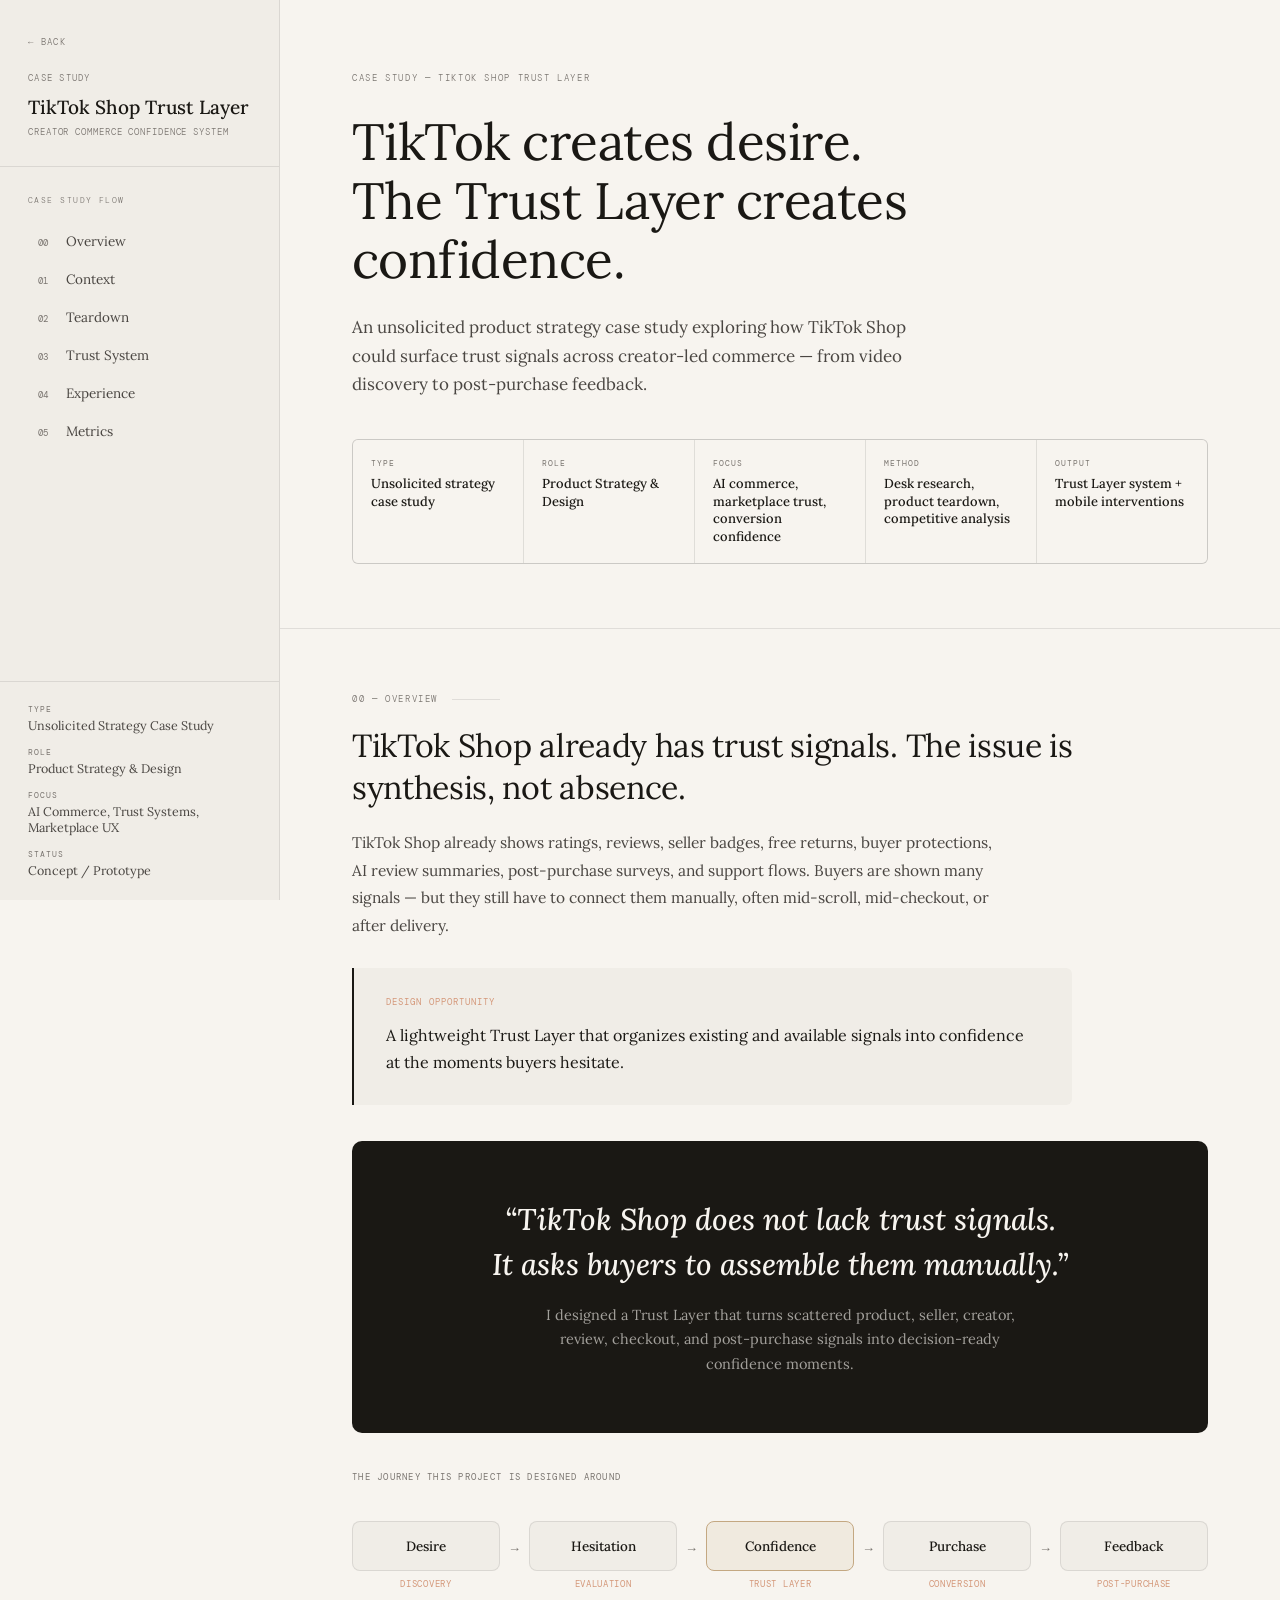
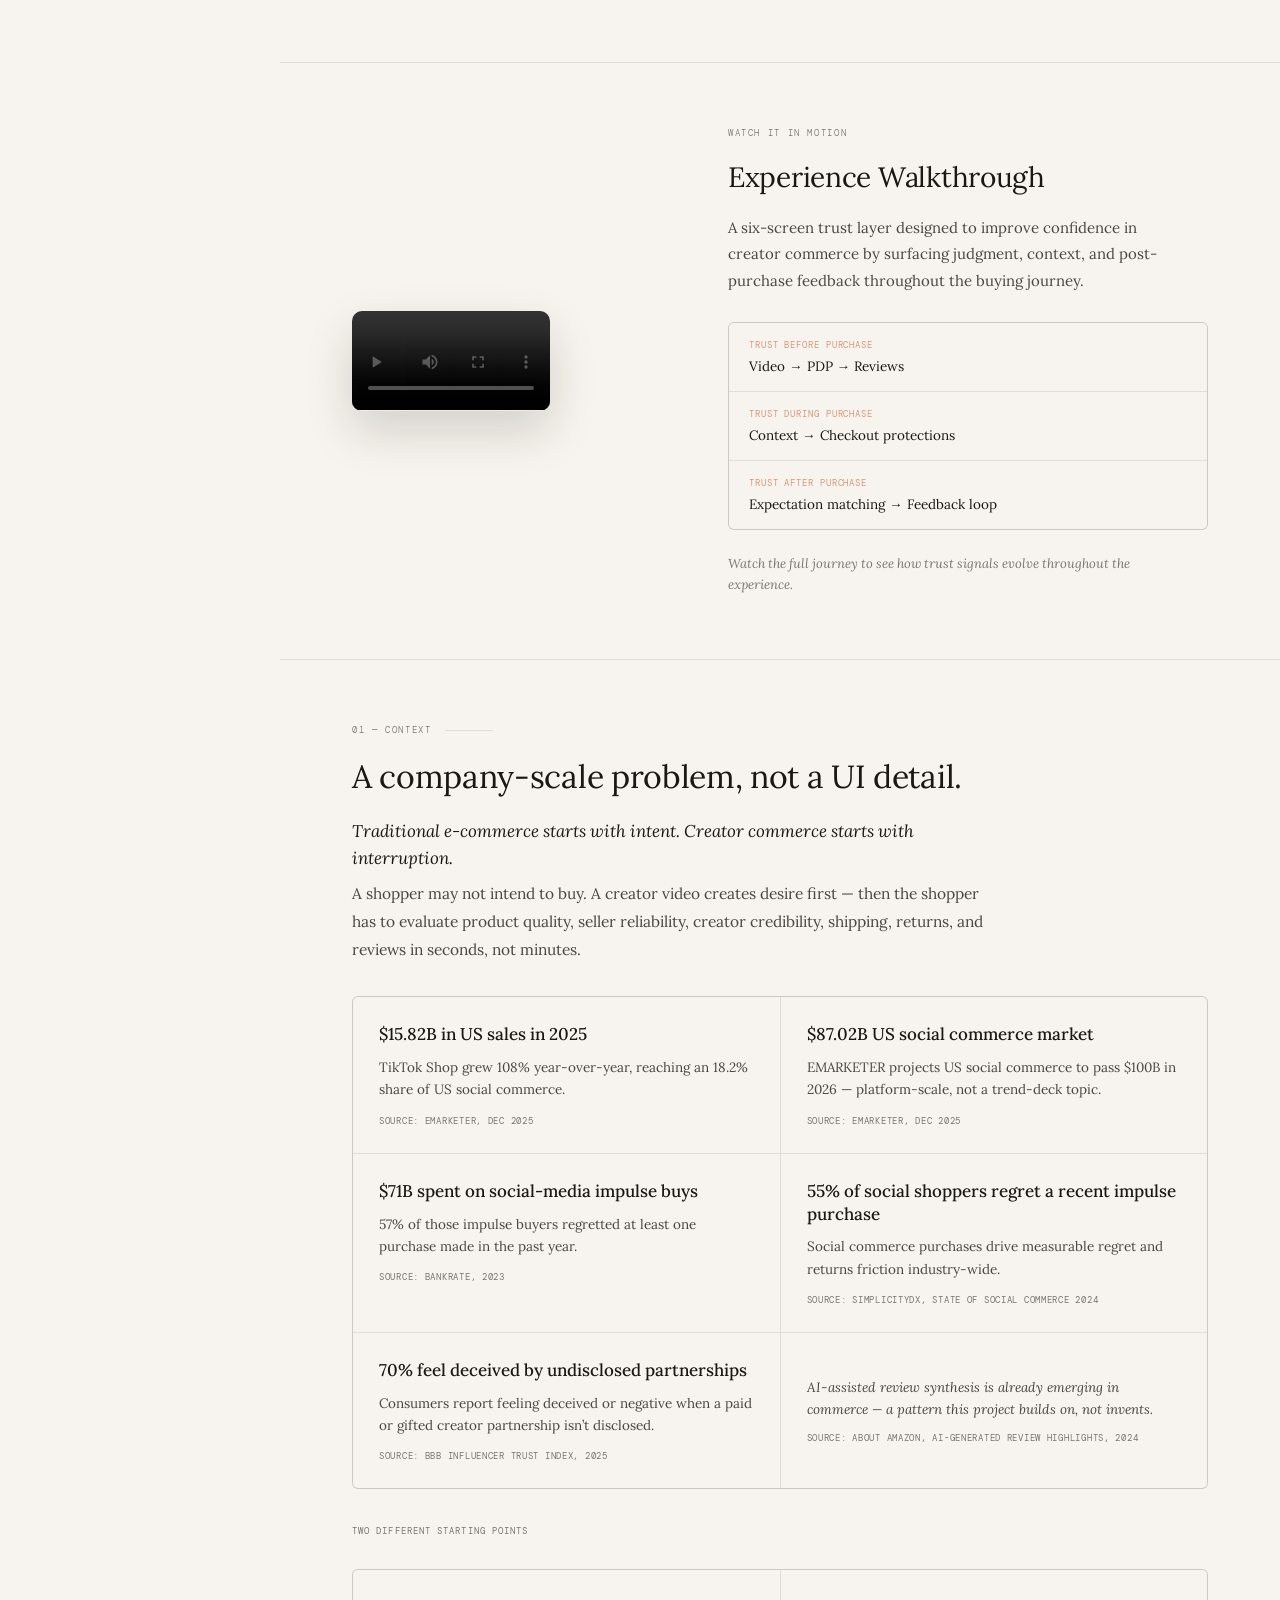
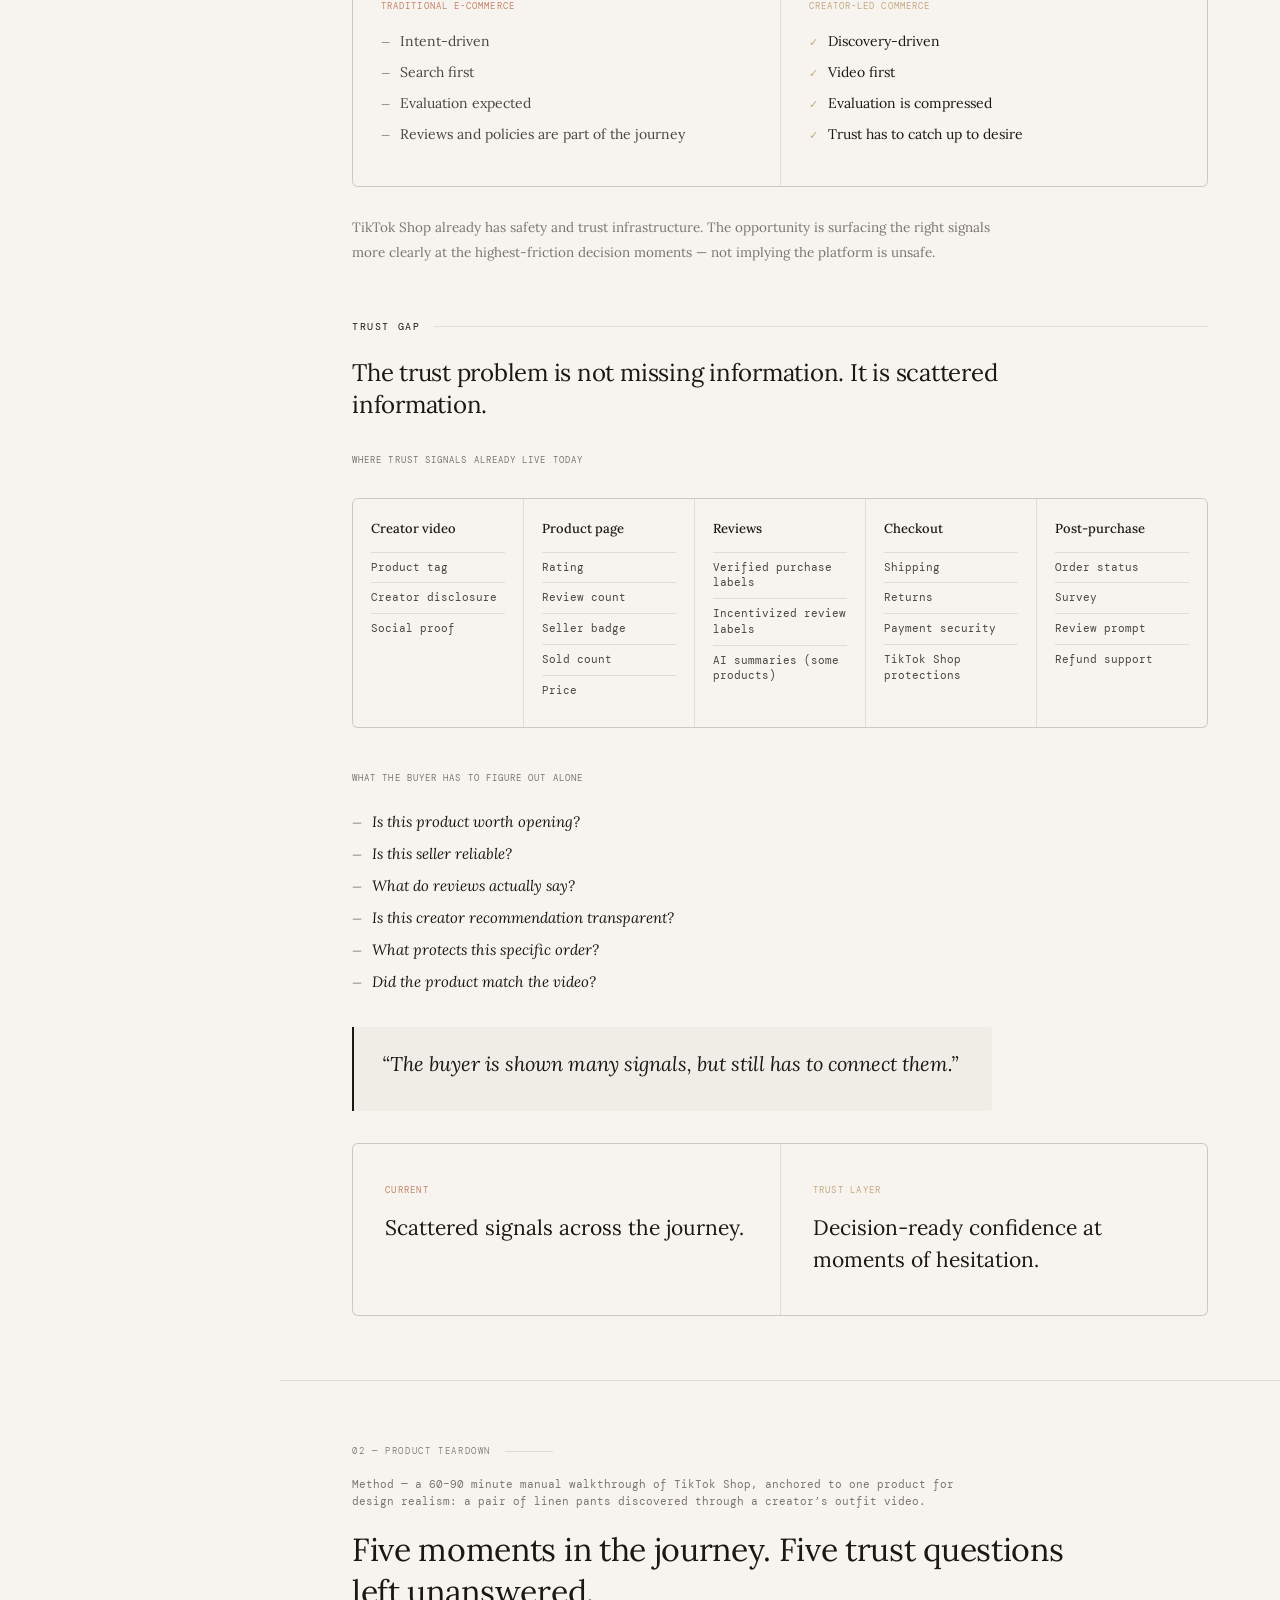
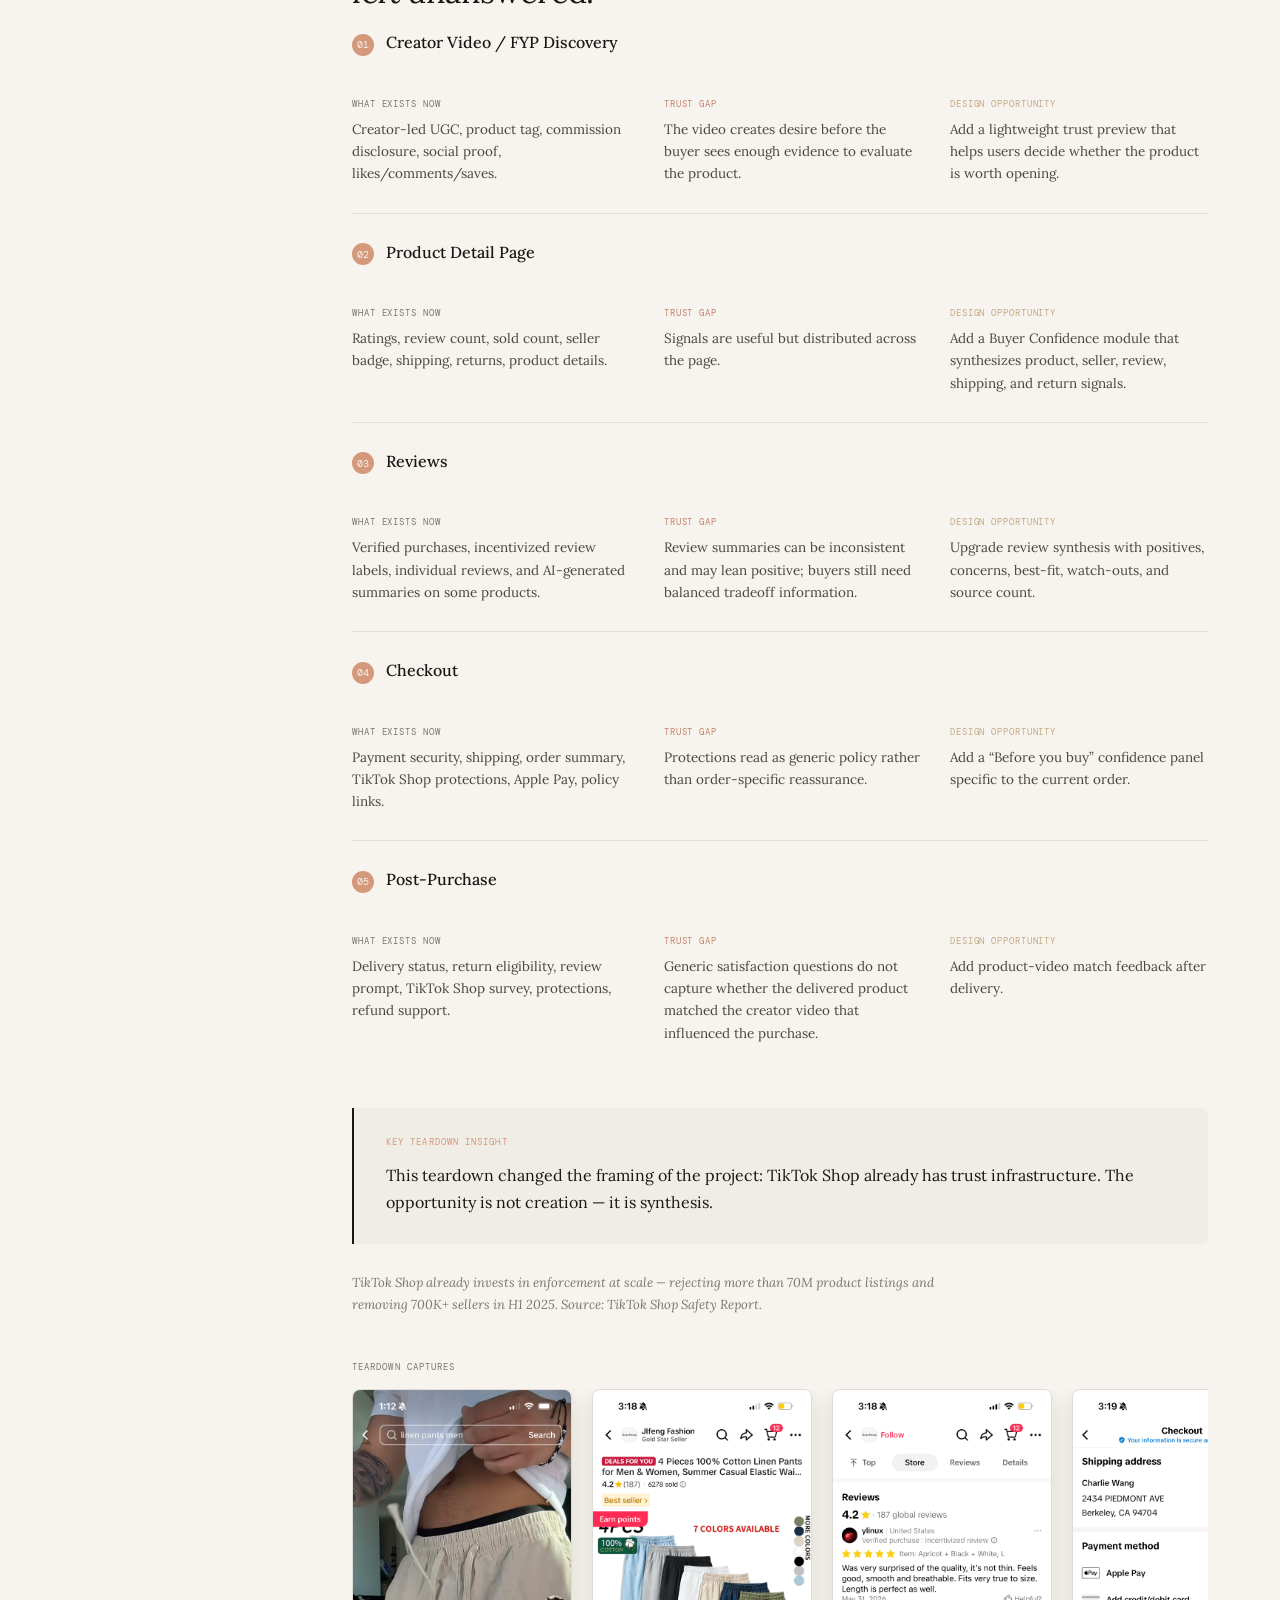
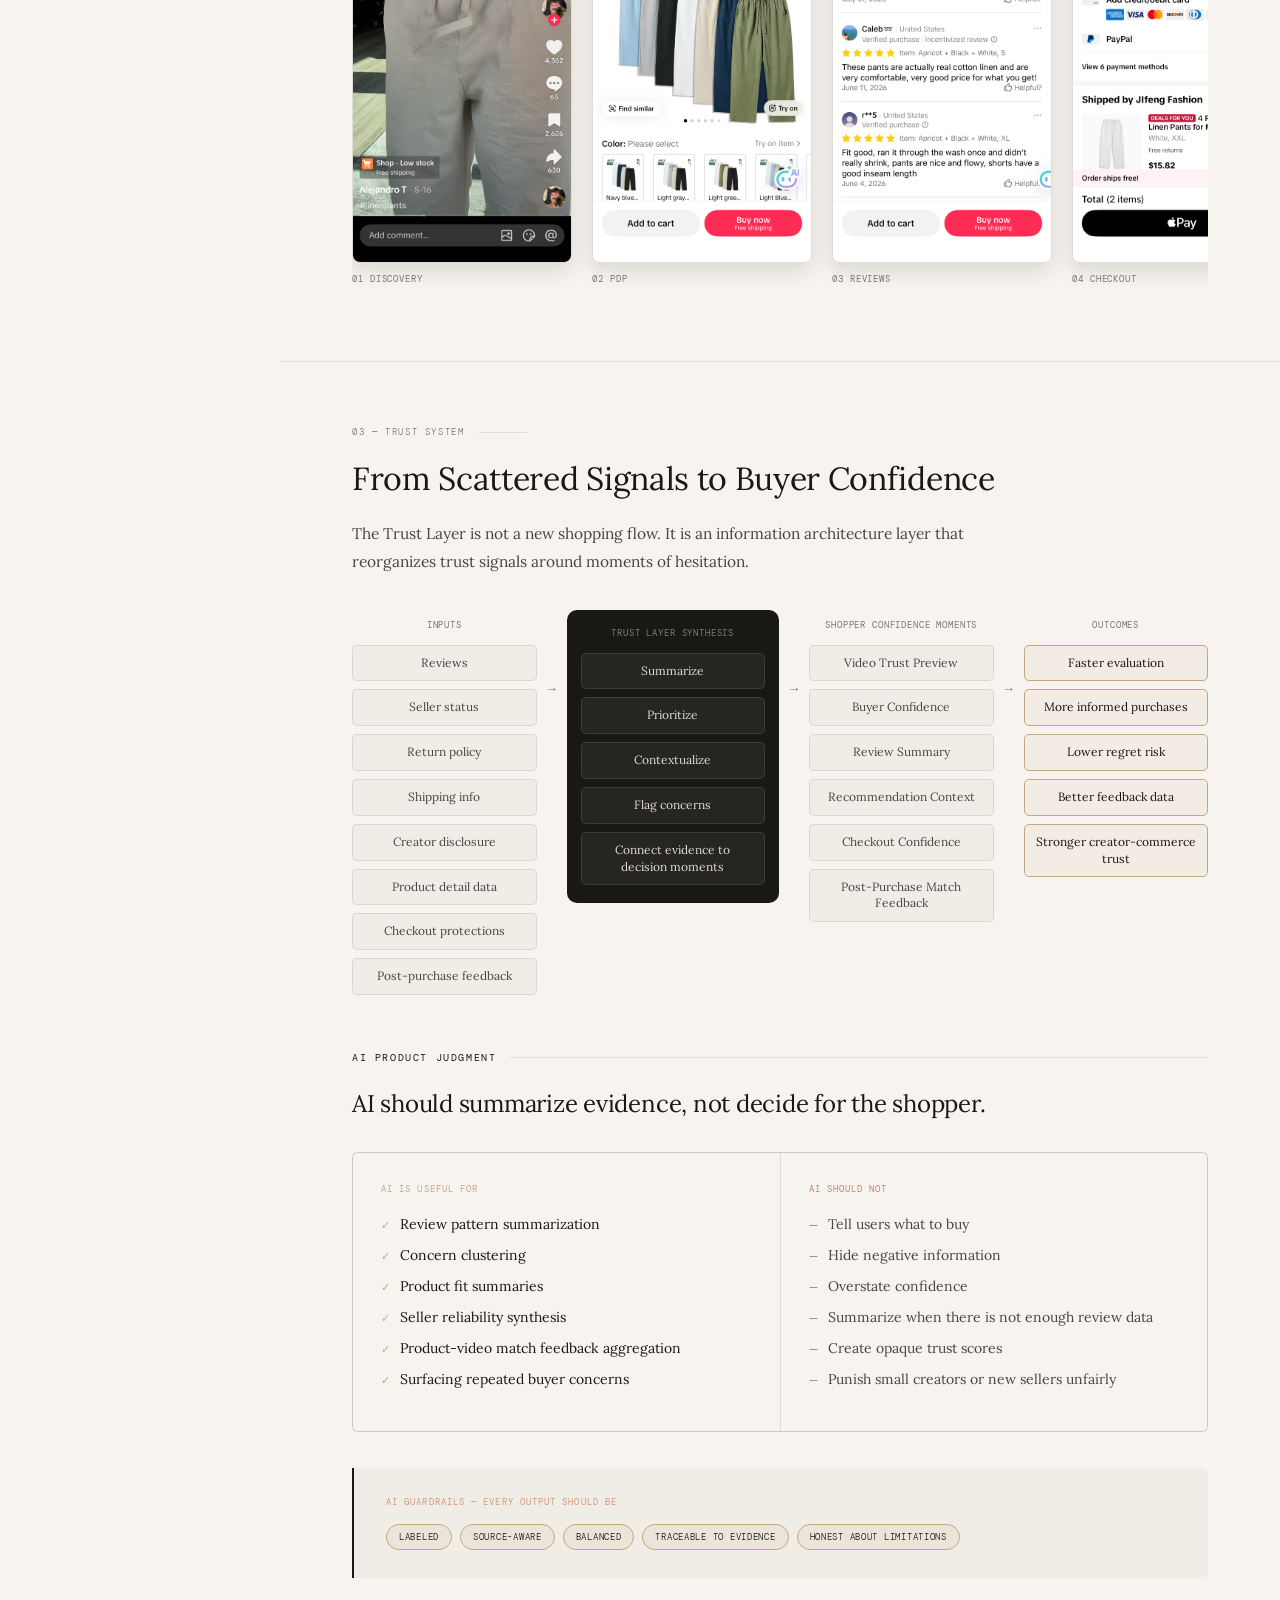
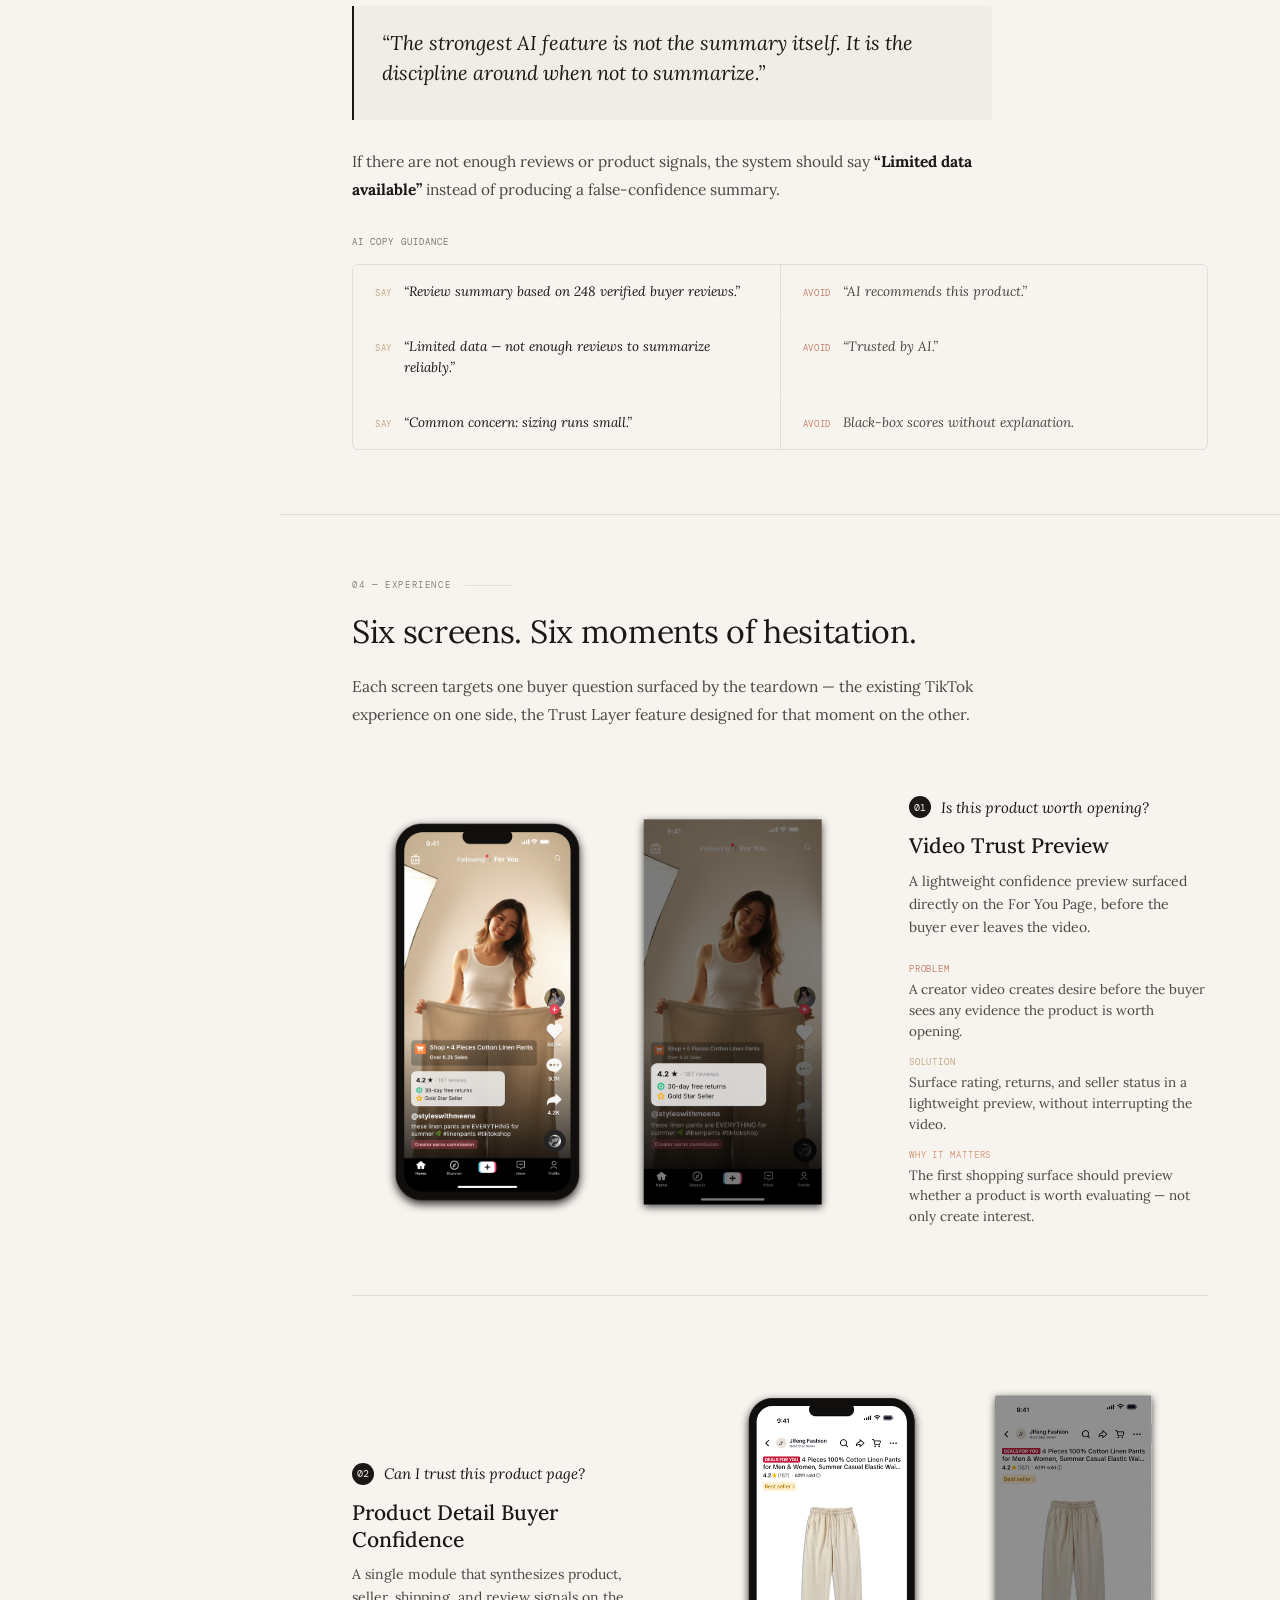
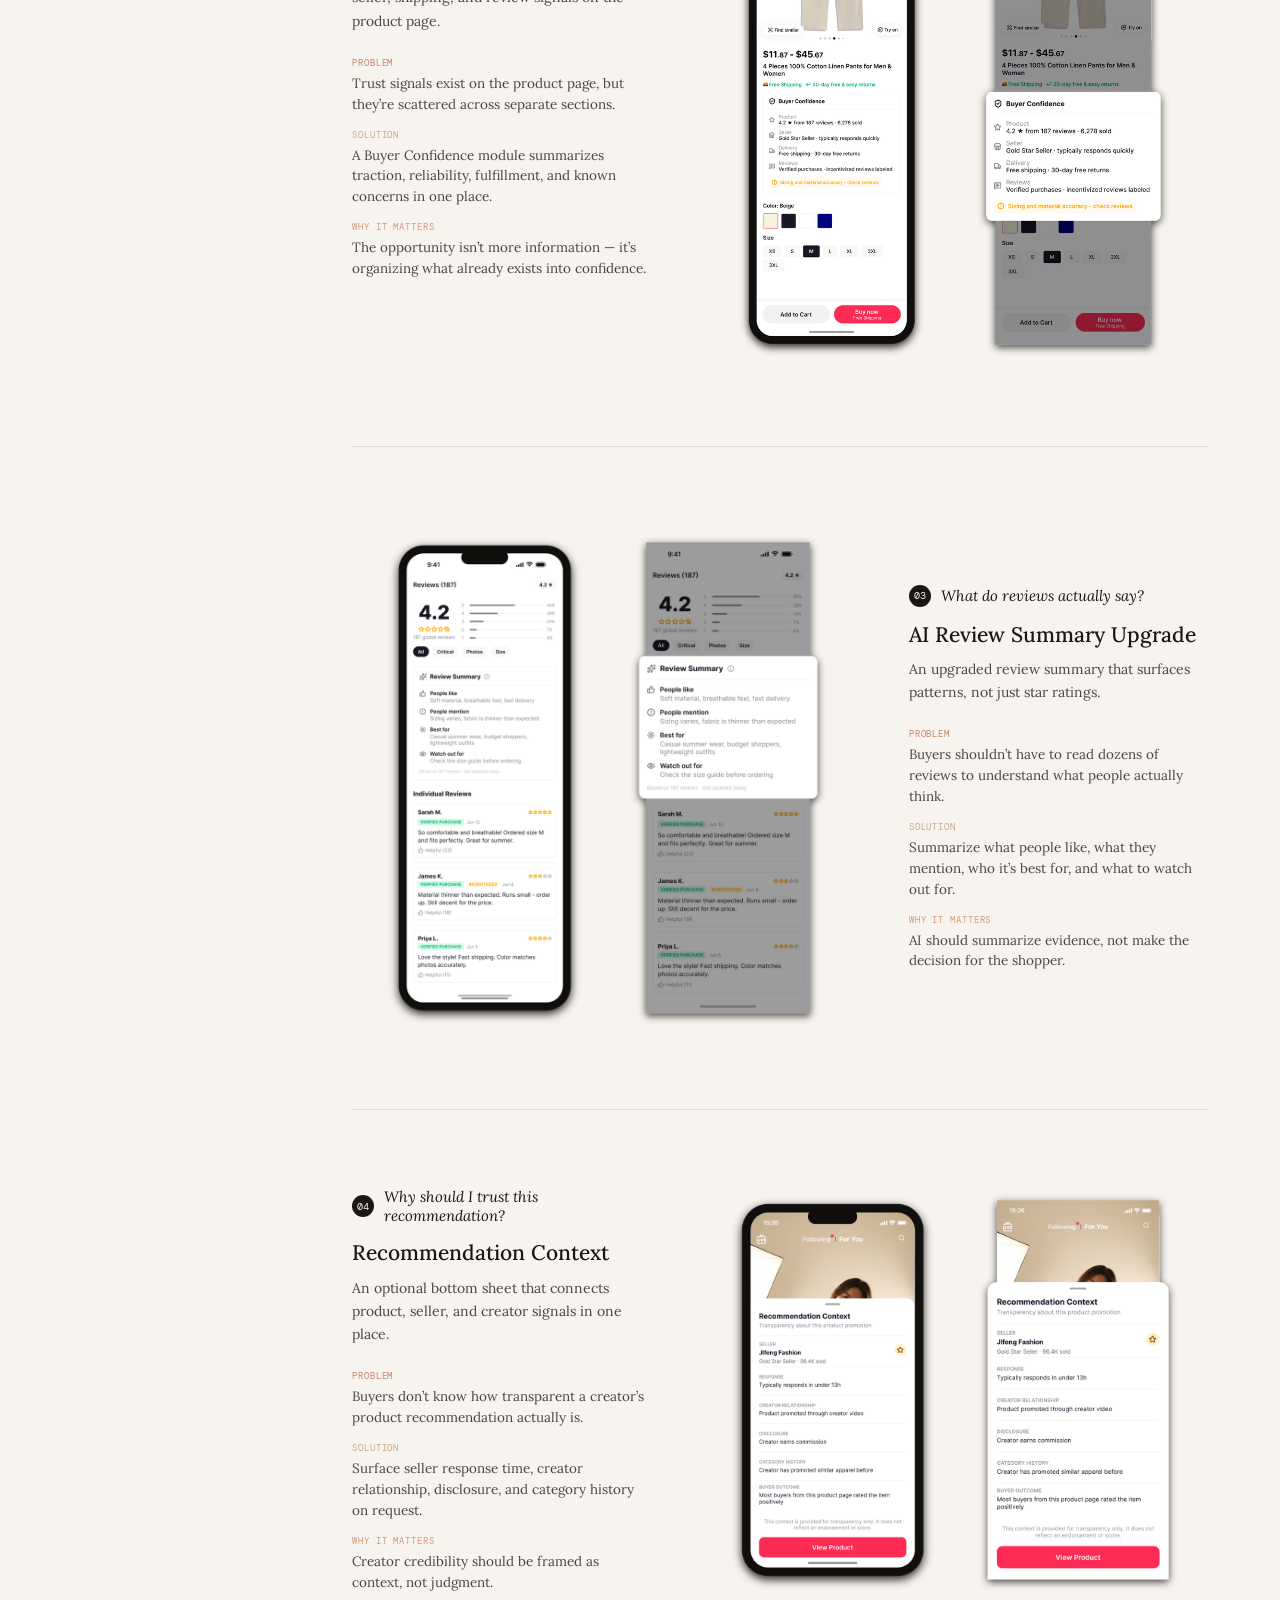
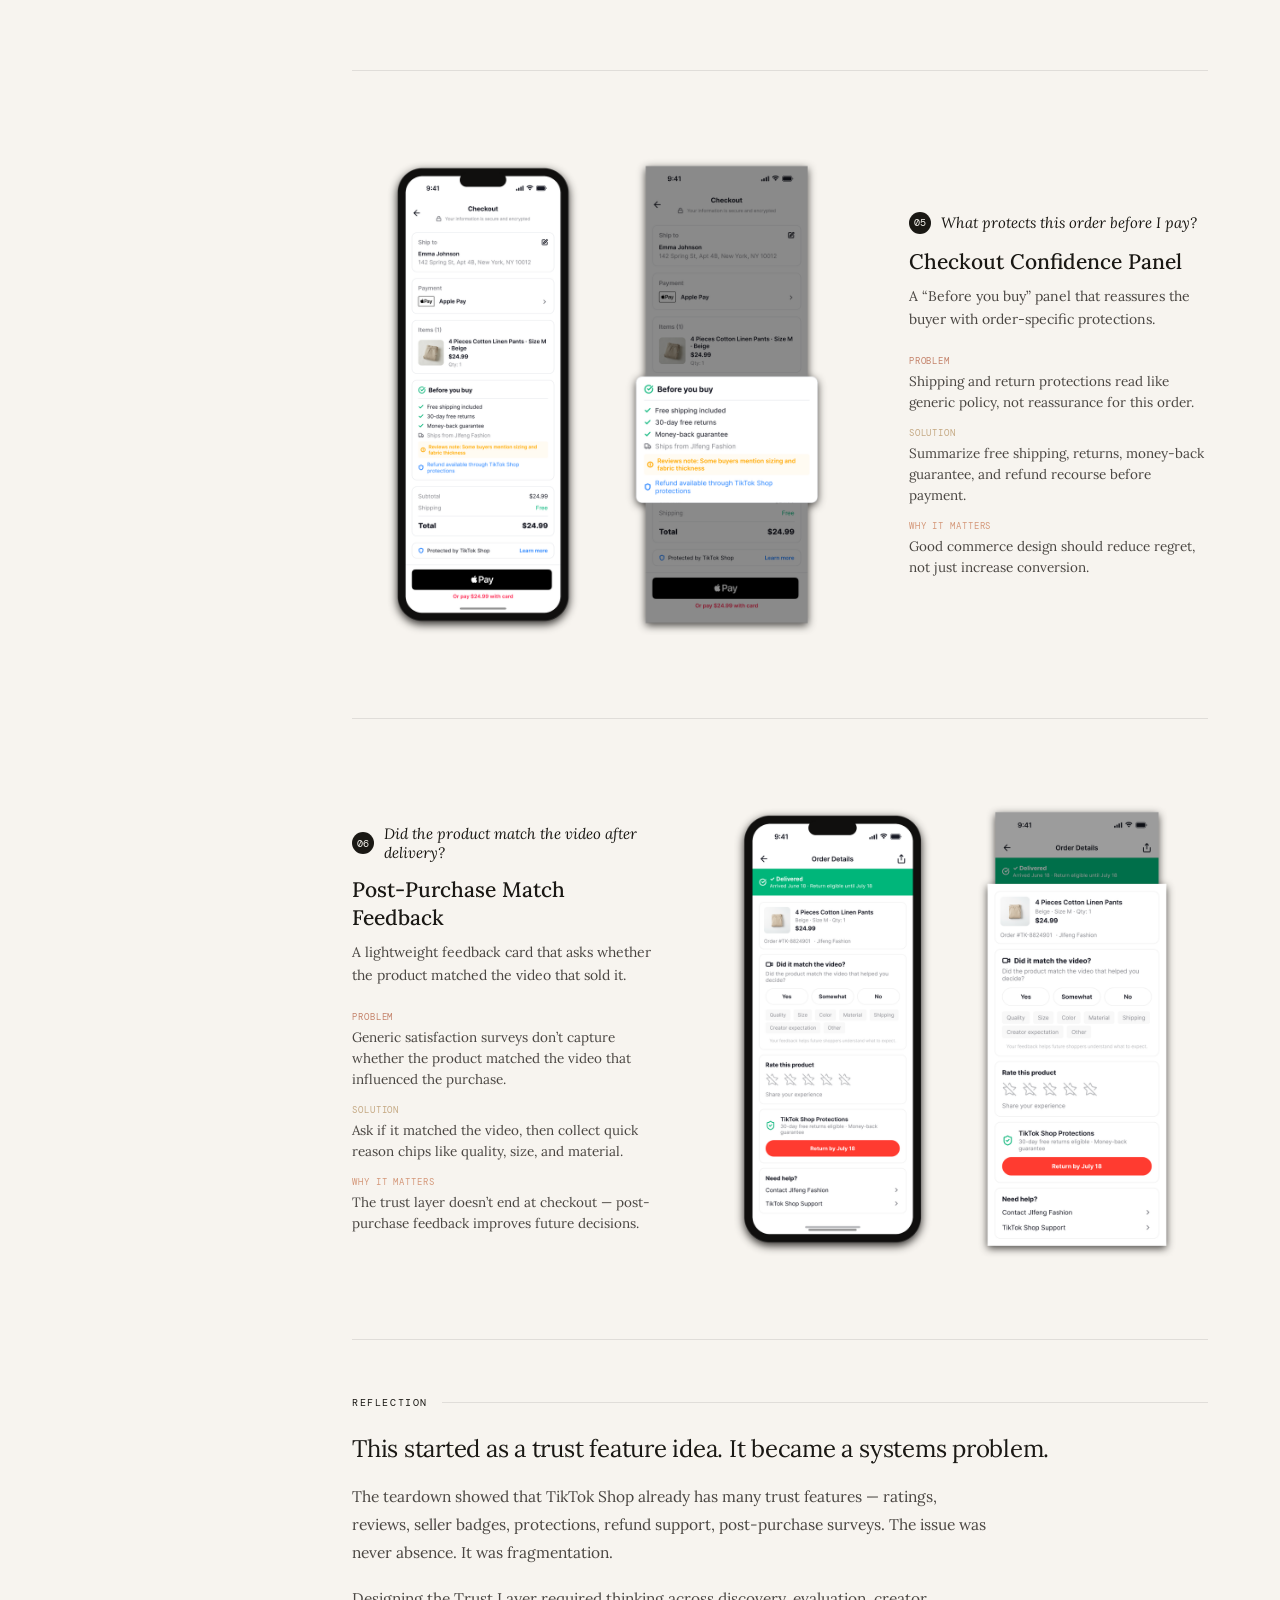
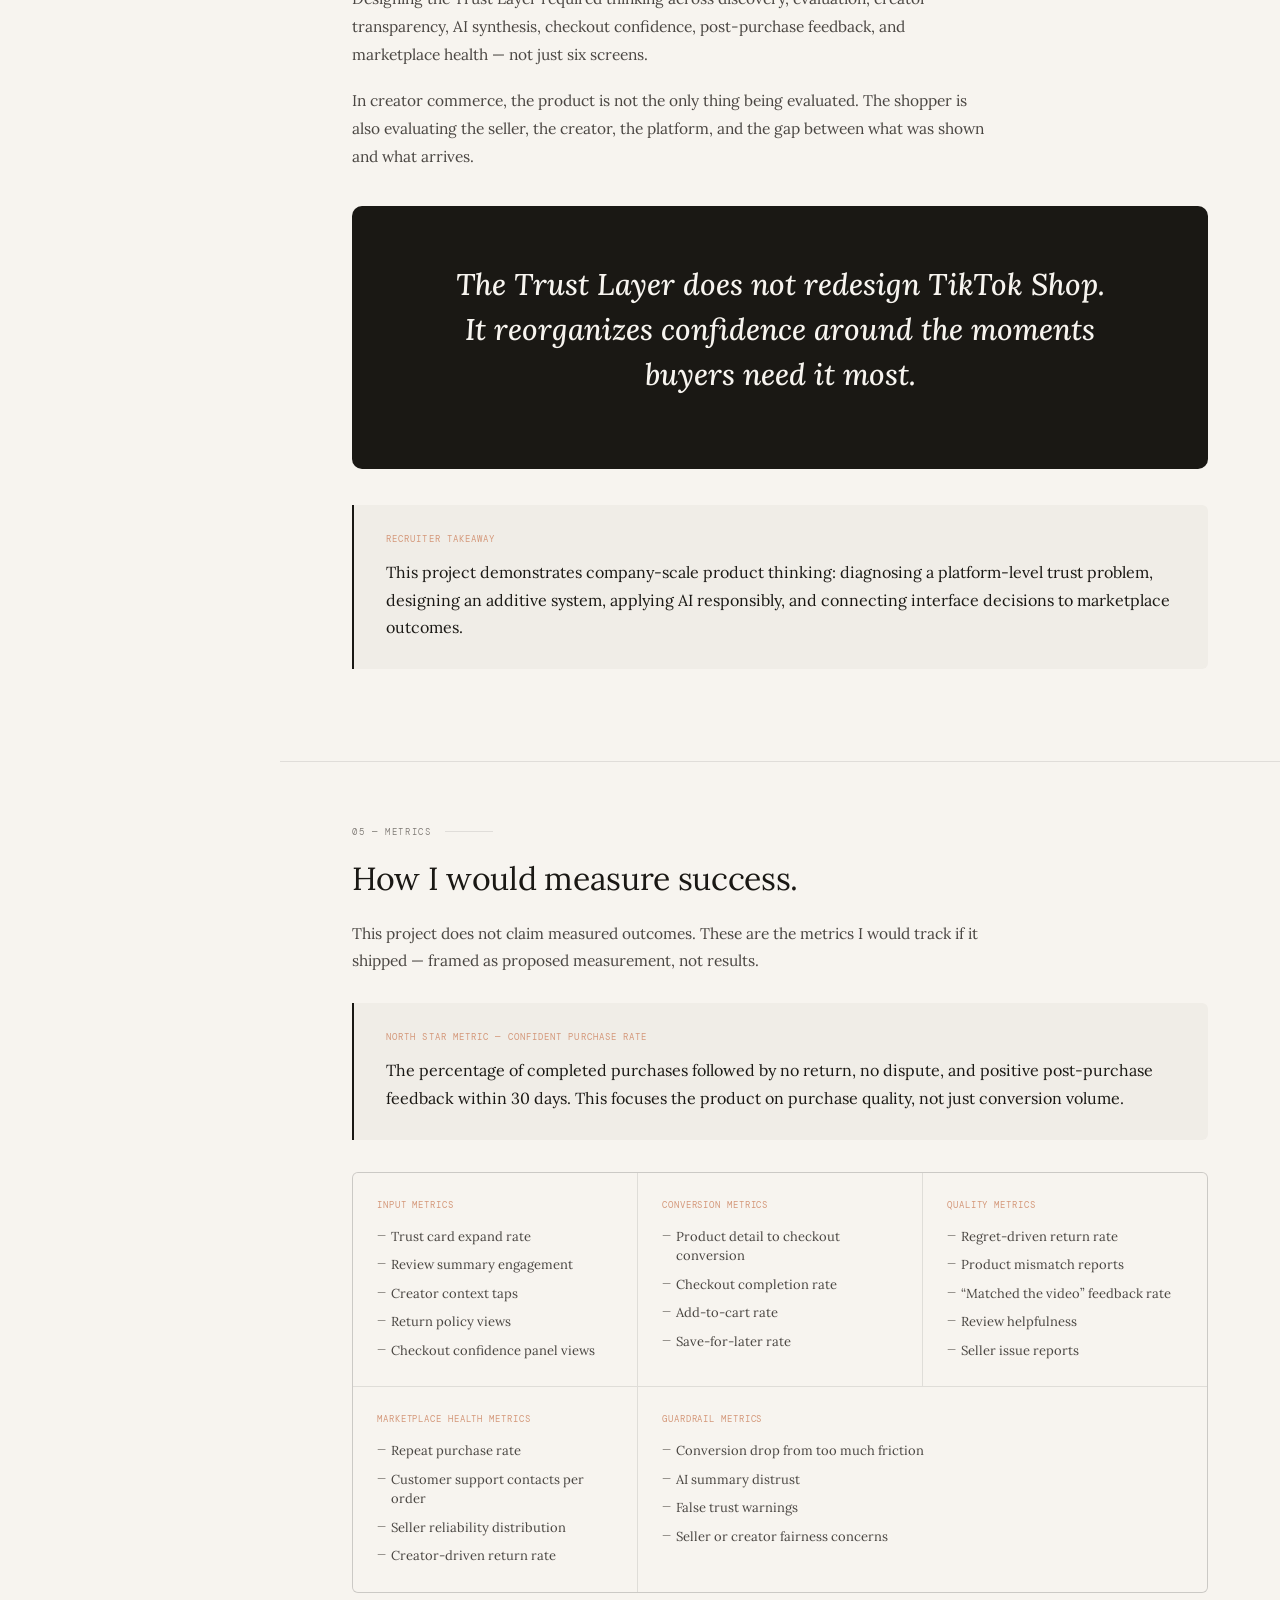
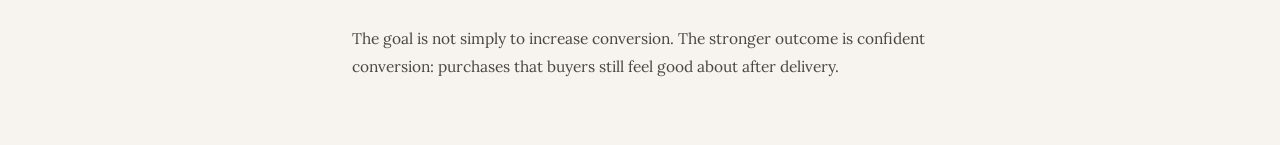
<file: finished-projects/tiktok-shop-trust-layer.html>
<!DOCTYPE html>
<html lang="en">
<head>
<meta charset="UTF-8" />
<meta name="viewport" content="width=device-width, initial-scale=1.0" />
<title>TikTok Shop Trust Layer — Charlie Wang</title>
<style>
@import url('https://fonts.googleapis.com/css2?family=Lora:ital,wght@0,400;0,500;1,400;1,500&family=DM+Mono:wght@300;400&display=swap');

*, *::before, *::after { box-sizing: border-box; margin: 0; padding: 0; }

:root {
  --bg: #F7F4EF;
  --bg2: #F0EDE7;
  --bg3: #E8E4DC;
  --fg: #1A1814;
  --mid: #4A4642;
  --dim: #7A7570;
  --accent: #C4A882;
  --accent2: #D4987A;
  --warn: #C4826A;
  --border: rgba(26,24,20,0.1);
  --serif: 'Lora', Georgia, serif;
  --mono: 'DM Mono', monospace;
}

html { scroll-behavior: smooth; }
html, body { background: var(--bg); color: var(--fg); font-family: var(--serif); -webkit-font-smoothing: antialiased; }

.workspace { min-height: 100vh; }

.panel {
  border-right: 1px solid var(--border);
  background: var(--bg2);
  padding: 0;
  position: fixed;
  top: 0;
  left: 0;
  width: 280px;
  height: 100vh;
  overflow-y: auto;
  display: flex;
  flex-direction: column;
  z-index: 10;
}

.panel-header { padding: 36px 28px 28px; border-bottom: 1px solid var(--border); }

.back-link {
  font-family: var(--mono);
  font-size: 9px;
  font-weight: 300;
  letter-spacing: 0.14em;
  text-transform: uppercase;
  color: var(--dim);
  text-decoration: none;
  display: flex;
  align-items: center;
  gap: 6px;
  margin-bottom: 24px;
  transition: color 0.2s;
}
.back-link:hover { color: var(--fg); }

.panel-eyebrow {
  font-family: var(--mono); font-size: 9px; font-weight: 300; letter-spacing: 0.14em;
  text-transform: uppercase; color: var(--dim); margin-bottom: 12px; display: block;
}

.panel-title { font-family: var(--serif); font-size: 19px; font-weight: 500; color: var(--fg); line-height: 1.25; margin-bottom: 6px; }
.panel-subtitle { font-family: var(--mono); font-size: 9px; font-weight: 300; letter-spacing: 0.1em; text-transform: uppercase; color: var(--dim); }

.section-nav { padding: 28px; flex: 1; }
.section-nav-label { font-family: var(--mono); font-size: 8px; font-weight: 300; letter-spacing: 0.18em; text-transform: uppercase; color: var(--dim); margin-bottom: 18px; display: block; }
.section-list { display: flex; flex-direction: column; gap: 2px; }
.section-link {
  display: flex; align-items: baseline; gap: 12px; padding: 9px 10px; border-radius: 4px;
  font-family: var(--serif); font-size: 13.5px; color: var(--mid); text-decoration: none;
  transition: background 0.15s, color 0.15s;
}
.section-link:hover { background: rgba(26,24,20,0.05); color: var(--fg); }
.section-link span.n { font-family: var(--mono); font-size: 9px; color: var(--dim); min-width: 16px; }

.panel-footer { padding: 22px 28px; border-top: 1px solid var(--border); }
.panel-meta-item { display: flex; flex-direction: column; gap: 3px; margin-bottom: 14px; }
.panel-meta-item:last-child { margin-bottom: 0; }
.panel-meta-label { font-family: var(--mono); font-size: 8px; letter-spacing: 0.12em; text-transform: uppercase; color: var(--dim); }
.panel-meta-value { font-family: var(--serif); font-size: 12.5px; color: var(--mid); }

.content { overflow-y: visible; margin-left: 280px; }

.mod-hero { padding: 72px 72px 64px; border-bottom: 1px solid var(--border); }
.mod-hero-eyebrow { font-family: var(--mono); font-size: 9px; font-weight: 300; letter-spacing: 0.18em; text-transform: uppercase; color: var(--dim); margin-bottom: 28px; }
.mod-hero-title { font-family: var(--serif); font-size: clamp(32px, 4vw, 52px); font-weight: 400; line-height: 1.15; letter-spacing: -0.01em; color: var(--fg); margin-bottom: 24px; max-width: 760px; }
.mod-hero-sub { font-family: var(--serif); font-size: 17px; color: var(--mid); line-height: 1.7; max-width: 560px; margin-bottom: 40px; }

.meta-grid { display: grid; grid-template-columns: repeat(5,1fr); gap: 1px; background: var(--border); border: 1px solid var(--border); border-radius: 6px; overflow: hidden; max-width: 980px; }
.meta-cell { background: var(--bg); padding: 18px 18px; }
.meta-cell-label { font-family: var(--mono); font-size: 8px; letter-spacing: 0.12em; text-transform: uppercase; color: var(--dim); margin-bottom: 7px; }
.meta-cell-value { font-family: var(--serif); font-size: 13px; font-weight: 500; color: var(--fg); line-height: 1.35; }

.content-block { padding: 64px 72px; border-bottom: 1px solid var(--border); }
.content-block:last-child { border-bottom: none; }

.block-label { font-family: var(--mono); font-size: 9px; font-weight: 300; letter-spacing: 0.18em; text-transform: uppercase; color: var(--dim); margin-bottom: 20px; display: flex; align-items: center; gap: 14px; }
.block-label::after { content: ''; display: block; width: 48px; height: 1px; background: var(--border); }
.block-method { font-family: var(--mono); font-size: 10.5px; color: var(--dim); margin-bottom: 18px; line-height: 1.6; max-width: 640px; }
.block-title { font-family: var(--serif); font-size: clamp(22px,2.5vw,32px); font-weight: 400; color: var(--fg); letter-spacing: -0.01em; line-height: 1.3; margin-bottom: 20px; max-width: 760px; }
.block-body { font-family: var(--serif); font-size: 15.5px; color: var(--mid); line-height: 1.8; max-width: 640px; }
.block-lead { font-family: var(--serif); font-size: 17px; font-style: italic; color: var(--fg); line-height: 1.6; max-width: 640px; margin-bottom: 8px; }

/* SUB-DIVIDER — separates merged sub-topics within one larger section */
.sub-divider { display: flex; align-items: center; gap: 14px; margin: 56px 0 24px; }
.sub-divider-label { font-family: var(--mono); font-size: 10px; font-weight: 400; letter-spacing: 0.16em; text-transform: uppercase; color: var(--fg); white-space: nowrap; }
.sub-divider::after { content: ''; flex: 1; height: 1px; background: var(--border); }
.sub-title { font-family: var(--serif); font-size: clamp(19px,2vw,24px); font-weight: 400; color: var(--fg); letter-spacing: -0.01em; line-height: 1.35; margin-bottom: 18px; max-width: 720px; }

/* CALLOUT CARD — reusable boxed insight (thesis / north star / key insight) */
.callout-card { border-left: 2px solid var(--fg); padding: 28px 32px; margin: 28px 0; background: var(--bg2); border-radius: 0 6px 6px 0; max-width: 720px; }
.callout-card-label { font-family: var(--mono); font-size: 9px; letter-spacing: 0.12em; text-transform: uppercase; color: var(--accent2); margin-bottom: 14px; display: block; }
.callout-card-text { font-family: var(--serif); font-size: 16px; color: var(--fg); line-height: 1.7; }
.callout-card-text strong { font-weight: 500; }

/* DARK STATEMENT BLOCK — thesis line / closing line */
.statement-block { margin: 36px 0; padding: 56px 40px; background: var(--fg); border-radius: 10px; text-align: center; }
.statement-block .sb-main { font-family: var(--serif); font-size: clamp(20px,2.6vw,30px); font-style: italic; font-weight: 500; color: var(--bg); line-height: 1.5; max-width: 700px; margin: 0 auto 16px; }
.statement-block .sb-sub { font-family: var(--serif); font-size: 14.5px; color: rgba(247,244,239,0.62); max-width: 500px; margin: 0 auto; line-height: 1.7; }

/* QUOTE */
.quote-block { border-left: 2px solid var(--fg); padding: 22px 28px; margin: 28px 0; background: var(--bg2); border-radius: 0 4px 4px 0; max-width: 640px; }
.quote-text { font-family: var(--serif); font-size: clamp(16px,1.8vw,20px); font-style: italic; color: var(--fg); line-height: 1.5; margin-bottom: 10px; }
.quote-source { font-family: var(--mono); font-size: 9px; letter-spacing: 0.1em; text-transform: uppercase; color: var(--dim); }

/* FLOW ROW */
.flow-row { display: flex; align-items: flex-start; gap: 0; margin-top: 36px; overflow-x: auto; -webkit-overflow-scrolling: touch; scrollbar-width: none; padding-bottom: 8px; }
.flow-row::-webkit-scrollbar { display: none; }
.flow-node { flex: 1; min-width: 128px; text-align: center; }
.flow-node-box { font-family: var(--serif); font-size: 13.5px; font-weight: 500; color: var(--fg); background: var(--bg2); border: 1px solid var(--border); border-radius: 8px; padding: 15px 10px; margin-bottom: 8px; }
.flow-node-tag { font-family: var(--mono); font-size: 8.5px; letter-spacing: 0.08em; text-transform: uppercase; color: var(--accent2); }
.flow-arrow { flex-shrink: 0; display: flex; align-items: center; height: 56px; padding: 0 8px; color: var(--dim); font-size: 13px; }

/* EVIDENCE CARDS — Market Context */
.evidence-grid { display: grid; grid-template-columns: repeat(2,1fr); gap: 1px; background: var(--border); margin-top: 32px; border: 1px solid var(--border); border-radius: 6px; overflow: hidden; }
.evidence-card { background: var(--bg); padding: 26px 26px; }
.evidence-stat { font-family: var(--serif); font-size: 17px; font-weight: 500; color: var(--fg); line-height: 1.35; margin-bottom: 10px; }
.evidence-body { font-family: var(--serif); font-size: 13.5px; color: var(--mid); line-height: 1.65; margin-bottom: 14px; }
.evidence-source { font-family: var(--mono); font-size: 9px; letter-spacing: 0.08em; text-transform: uppercase; color: var(--dim); }
.evidence-note { font-family: var(--serif); font-size: 13px; color: var(--dim); line-height: 1.7; max-width: 640px; margin-top: 18px; font-style: italic; }

/* COMPARE GRID */
.compare-grid { display: grid; grid-template-columns: 1fr 1fr; gap: 1px; background: var(--border); margin-top: 32px; border: 1px solid var(--border); border-radius: 6px; overflow: hidden; }
.compare-col { background: var(--bg); padding: 30px 28px; }
.compare-col-label { font-family: var(--mono); font-size: 9px; letter-spacing: 0.12em; text-transform: uppercase; margin-bottom: 20px; }
.compare-item { display: flex; gap: 10px; align-items: baseline; margin-bottom: 13px; }
.compare-item .mark { font-size: 11px; flex-shrink: 0; }
.compare-item .label { font-family: var(--serif); font-size: 14px; }

/* SIGNAL CLUSTER — Trust Gap */
.signal-grid { display: grid; grid-template-columns: repeat(5,1fr); gap: 1px; background: var(--border); margin-top: 32px; border: 1px solid var(--border); border-radius: 6px; overflow: hidden; }
.signal-card { background: var(--bg); padding: 22px 18px; }
.signal-card-label { font-family: var(--serif); font-size: 13px; font-weight: 500; color: var(--fg); margin-bottom: 14px; line-height: 1.3; }
.signal-tag { font-family: var(--mono); font-size: 10.5px; color: var(--mid); line-height: 1.5; padding: 7px 0; border-top: 1px solid var(--border); }
.signal-tag:first-of-type { border-top: none; }

/* ASK LIST */
.ask-list { display: flex; flex-direction: column; gap: 13px; margin-top: 28px; max-width: 560px; }
.ask-item { display: flex; gap: 10px; align-items: baseline; }
.ask-item .mark { color: var(--dim); font-size: 12px; flex-shrink: 0; }
.ask-item .label { font-family: var(--serif); font-size: 15px; font-style: italic; color: var(--fg); }

/* CONTRAST SPLIT */
.contrast-split { display: grid; grid-template-columns: 1fr 1fr; gap: 1px; background: var(--border); margin-top: 32px; border: 1px solid var(--border); border-radius: 6px; overflow: hidden; }
.contrast-cell { background: var(--bg); padding: 40px 32px; }
.contrast-cell-label { font-family: var(--mono); font-size: 9px; letter-spacing: 0.14em; text-transform: uppercase; margin-bottom: 16px; }
.contrast-cell-text { font-family: var(--serif); font-size: clamp(17px,1.9vw,21px); color: var(--fg); line-height: 1.5; }

/* DECISION ROW — Teardown */
.decision-row { display: grid; grid-template-columns: 1.1fr 1fr 1fr; gap: 28px; padding: 28px 0; border-bottom: 1px solid var(--border); }
.decision-row:last-child { border-bottom: none; }
.decision-col-label { font-family: var(--mono); font-size: 9px; letter-spacing: 0.1em; text-transform: uppercase; color: var(--dim); margin-bottom: 8px; }
.decision-title { font-family: var(--serif); font-size: 16px; font-weight: 500; color: var(--fg); line-height: 1.3; }
.decision-text { font-family: var(--serif); font-size: 13.5px; color: var(--mid); line-height: 1.65; }

/* GALLERY STRIP — placeholder filmstrip */
.gallery-strip { display: flex; gap: 20px; padding-bottom: 8px; overflow-x: auto; -webkit-overflow-scrolling: touch; scrollbar-width: none; }
.gallery-strip::-webkit-scrollbar { display: none; }
.gallery-item { width: 220px; flex-shrink: 0; }
.gallery-placeholder { width: 100%; aspect-ratio: 4/3; border-radius: 8px; border: 1px dashed var(--border); background: var(--bg2); display: flex; align-items: center; justify-content: center; margin-bottom: 10px; position: relative; overflow: hidden; }
.gallery-placeholder-grid { position: absolute; inset: 0; opacity: 0.07; background-image: linear-gradient(rgba(26,24,20,1) 1px, transparent 1px), linear-gradient(90deg, rgba(26,24,20,1) 1px, transparent 1px); background-size: 18px 18px; }
.gallery-placeholder span { font-family: var(--mono); font-size: 8.5px; letter-spacing: 0.08em; text-transform: uppercase; color: var(--dim); position: relative; z-index: 1; text-align: center; padding: 0 14px; }
.gallery-cap-label { font-family: var(--mono); font-size: 9px; letter-spacing: 0.1em; text-transform: uppercase; color: var(--dim); margin-bottom: 4px; }
.gallery-item img { width: 100%; display: block; border-radius: 8px; border: 1px solid var(--border); box-shadow: 0 8px 20px rgba(26,24,20,0.12); margin-bottom: 10px; }

/* PIPELINE — Trust System diagram */
.pipeline { display: flex; align-items: flex-start; gap: 0; margin-top: 44px; }
.pipeline-col { flex: 1; display: flex; flex-direction: column; gap: 8px; min-width: 0; }
.pipeline-col.is-core { background: var(--fg); border-radius: 10px; padding: 18px 14px; margin-top: -10px; }
.pipeline-col-header { font-family: var(--mono); font-size: 8.5px; letter-spacing: 0.1em; text-transform: uppercase; color: var(--dim); margin-bottom: 6px; text-align: center; }
.pipeline-col.is-core .pipeline-col-header { color: rgba(247,244,239,0.45); }
.pipeline-chip { font-family: var(--serif); font-size: 12px; color: var(--mid); background: var(--bg2); border: 1px solid var(--border); border-radius: 5px; padding: 9px 10px; text-align: center; line-height: 1.4; }
.pipeline-col.is-core .pipeline-chip { background: rgba(255,255,255,0.06); border-color: rgba(255,255,255,0.1); color: rgba(247,244,239,0.88); }
.pipeline-col.is-output .pipeline-chip { background: rgba(196,168,130,0.1); border-color: var(--accent); color: var(--fg); }
.pipeline-connector { flex: 0 0 30px; display: flex; align-items: center; justify-content: center; color: var(--dim); font-size: 13px; padding-top: 60px; }

/* SCREEN NUMBER — shared numbered-circle chip (Teardown + Experience) */
.screen-num { display: inline-flex; align-items: center; justify-content: center; width: 22px; height: 22px; border-radius: 50%; background: var(--fg); color: var(--bg); font-family: var(--mono); font-size: 10px; flex-shrink: 0; margin-right: 10px; }

/* WALKTHROUGH VIDEO — Experience Walkthrough */
.walkthrough-grid { display: grid; grid-template-columns: 2fr 3fr; gap: 56px; align-items: center; }
.walkthrough-video { width: 62%; display: block; border-radius: 10px; box-shadow: 0 20px 48px rgba(26,24,20,0.16); background: var(--bg2); }
.walkthrough-eyebrow { font-family: var(--mono); font-size: 9px; font-weight: 300; letter-spacing: 0.18em; text-transform: uppercase; color: var(--dim); margin-bottom: 20px; }
.walkthrough-intro { font-family: var(--serif); font-size: 15px; color: var(--mid); line-height: 1.75; margin: 16px 0 28px; max-width: 460px; }
.walkthrough-cards { display: flex; flex-direction: column; gap: 1px; background: var(--border); border: 1px solid var(--border); border-radius: 6px; overflow: hidden; margin-bottom: 24px; }
.walkthrough-card { background: var(--bg); padding: 16px 20px; }
.walkthrough-card-label { font-family: var(--mono); font-size: 9px; letter-spacing: 0.1em; text-transform: uppercase; color: var(--accent2); margin-bottom: 6px; }
.walkthrough-card-flow { font-family: var(--serif); font-size: 13.5px; color: var(--fg); }
.walkthrough-note { font-family: var(--serif); font-size: 13px; font-style: italic; color: var(--dim); line-height: 1.6; max-width: 460px; }

/* FEATURE ROW — Experience screens (final presentation artwork) */
.feature-row { display: grid; grid-template-columns: 1.7fr 1fr; gap: 48px; align-items: center; padding: 48px 0; border-bottom: 1px solid var(--border); }
.feature-row:last-of-type { border-bottom: none; }
.feature-row.reverse { grid-template-columns: 1fr 1.7fr; }
.feature-row.reverse .feature-visual { order: 2; }
.feature-row.reverse .feature-content { order: 1; }
.feature-visual img { width: 100%; display: block; }
.feature-eyebrow-row { display: flex; align-items: center; margin-bottom: 14px; }
.feature-question { font-family: var(--serif); font-style: italic; font-size: 15px; color: var(--fg); }
.feature-title { font-family: var(--serif); font-size: 21px; font-weight: 500; color: var(--fg); line-height: 1.3; margin-bottom: 10px; }
.feature-desc { font-family: var(--serif); font-size: 14px; color: var(--mid); line-height: 1.65; margin-bottom: 24px; max-width: 420px; }
.feature-pswh { display: flex; flex-direction: column; gap: 14px; }
.feature-pswh-label { font-family: var(--mono); font-size: 9px; letter-spacing: 0.1em; text-transform: uppercase; margin-bottom: 4px; display: block; }
.feature-pswh-text { font-family: var(--serif); font-size: 13.5px; color: var(--mid); line-height: 1.55; max-width: 420px; }

/* PILL ROW */
.pill-row { display: flex; flex-wrap: wrap; gap: 8px; margin-top: 16px; }
.pill { font-family: var(--mono); font-size: 9px; font-weight: 300; letter-spacing: 0.08em; text-transform: uppercase; color: var(--fg); background: rgba(196,168,130,0.14); border: 1px solid var(--accent); padding: 6px 12px; border-radius: 20px; }

/* COPY GUIDANCE — Say / Avoid */
.copy-pair { display: grid; grid-template-columns: 1fr 1fr; gap: 1px; background: var(--border); margin-bottom: 1px; }
.copy-say, .copy-avoid { background: var(--bg); padding: 16px 22px; display: flex; gap: 12px; align-items: baseline; }
.copy-tag { font-family: var(--mono); font-size: 9px; letter-spacing: 0.08em; text-transform: uppercase; flex-shrink: 0; }
.copy-text { font-family: var(--serif); font-size: 13.5px; font-style: italic; line-height: 1.6; }

/* METRIC GRID */
.metric-grid { display: grid; grid-template-columns: repeat(3,1fr); gap: 1px; background: var(--border); margin-top: 32px; border: 1px solid var(--border); border-radius: 6px; overflow: hidden; }
.metric-card { background: var(--bg); padding: 26px 24px; }
.metric-card-label { font-family: var(--mono); font-size: 9px; letter-spacing: 0.1em; text-transform: uppercase; color: var(--accent2); margin-bottom: 16px; }
.metric-card ul { list-style: none; display: flex; flex-direction: column; gap: 9px; }
.metric-card li { font-family: var(--serif); font-size: 13px; color: var(--mid); line-height: 1.5; padding-left: 14px; position: relative; }
.metric-card li::before { content: '—'; position: absolute; left: 0; color: var(--dim); font-size: 11px; }

@media (max-width: 900px) {
  .evidence-grid, .compare-grid, .contrast-split { grid-template-columns: 1fr; }
  .signal-grid { grid-template-columns: repeat(2,1fr); }
  .metric-grid { grid-template-columns: 1fr; }
  .pipeline { flex-direction: column; gap: 14px; }
  .pipeline-col.is-core { margin-top: 0; }
  .pipeline-connector { display: none; }
  .walkthrough-grid { grid-template-columns: 1fr; gap: 32px; }
  .walkthrough-video { width: 100%; }
  .feature-row, .feature-row.reverse { grid-template-columns: 1fr; gap: 24px; padding: 36px 0; }
  .feature-row .feature-visual, .feature-row.reverse .feature-visual { order: 1; }
  .feature-row .feature-content, .feature-row.reverse .feature-content { order: 2; }
  .feature-desc, .feature-pswh-text { max-width: none; }
}

@media (max-width: 768px) {
  .panel { position: static; width: 100%; height: auto; border-right: none; border-bottom: 1px solid var(--border); z-index: auto; }
  .content { margin-left: 0; }
  .mod-hero, .content-block { padding: 44px 26px; }
  .meta-grid { grid-template-columns: repeat(2,1fr); max-width: 100%; }
  .meta-grid .meta-cell:last-child { grid-column: span 2; }
  .decision-row { grid-template-columns: 1fr; gap: 10px; }
  .copy-pair { grid-template-columns: 1fr; }
}
</style>
</head>
<body>

<div class="workspace">

  <aside class="panel">
    <div class="panel-header">
      <a class="back-link" href="../index.html#selected-work">&#8592; Back</a>
      <span class="panel-eyebrow">Case Study</span>
      <div class="panel-title">TikTok Shop Trust Layer</div>
      <div class="panel-subtitle">Creator Commerce Confidence System</div>
    </div>

    <nav class="section-nav">
      <span class="section-nav-label">Case Study Flow</span>
      <div class="section-list">
        <a class="section-link" href="#overview"><span class="n">00</span> Overview</a>
        <a class="section-link" href="#context"><span class="n">01</span> Context</a>
        <a class="section-link" href="#teardown"><span class="n">02</span> Teardown</a>
        <a class="section-link" href="#trust-system"><span class="n">03</span> Trust System</a>
        <a class="section-link" href="#experience"><span class="n">04</span> Experience</a>
        <a class="section-link" href="#metrics"><span class="n">05</span> Metrics</a>
      </div>
    </nav>

    <div class="panel-footer">
      <div class="panel-meta-item"><span class="panel-meta-label">Type</span><span class="panel-meta-value">Unsolicited Strategy Case Study</span></div>
      <div class="panel-meta-item"><span class="panel-meta-label">Role</span><span class="panel-meta-value">Product Strategy &amp; Design</span></div>
      <div class="panel-meta-item"><span class="panel-meta-label">Focus</span><span class="panel-meta-value">AI Commerce, Trust Systems, Marketplace UX</span></div>
      <div class="panel-meta-item"><span class="panel-meta-label">Status</span><span class="panel-meta-value">Concept / Prototype</span></div>
    </div>
  </aside>

  <main class="content">

    <!-- 00 — OVERVIEW -->
    <div class="mod-hero" id="overview">
      <p class="mod-hero-eyebrow">Case Study &#8212; TikTok Shop Trust Layer</p>
      <h1 class="mod-hero-title">TikTok creates desire.<br>The Trust Layer creates confidence.</h1>
      <p class="mod-hero-sub">An unsolicited product strategy case study exploring how TikTok Shop could surface trust signals across creator-led commerce &#8212; from video discovery to post-purchase feedback.</p>
      <div class="meta-grid">
        <div class="meta-cell"><div class="meta-cell-label">Type</div><div class="meta-cell-value">Unsolicited strategy case study</div></div>
        <div class="meta-cell"><div class="meta-cell-label">Role</div><div class="meta-cell-value">Product Strategy &amp; Design</div></div>
        <div class="meta-cell"><div class="meta-cell-label">Focus</div><div class="meta-cell-value">AI commerce, marketplace trust, conversion confidence</div></div>
        <div class="meta-cell"><div class="meta-cell-label">Method</div><div class="meta-cell-value">Desk research, product teardown, competitive analysis</div></div>
        <div class="meta-cell"><div class="meta-cell-label">Output</div><div class="meta-cell-value">Trust Layer system + mobile interventions</div></div>
      </div>
    </div>

    <div class="content-block">
      <div class="block-label">00 &#8212; Overview</div>
      <h2 class="block-title">TikTok Shop already has trust signals. The issue is synthesis, not absence.</h2>
      <p class="block-body" style="margin-bottom:18px;">TikTok Shop already shows ratings, reviews, seller badges, free returns, buyer protections, AI review summaries, post-purchase surveys, and support flows. Buyers are shown many signals &#8212; but they still have to connect them manually, often mid-scroll, mid-checkout, or after delivery.</p>
      <div class="callout-card">
        <span class="callout-card-label">Design opportunity</span>
        <div class="callout-card-text">A lightweight Trust Layer that organizes existing and available signals into confidence at the moments buyers hesitate.</div>
      </div>

      <div class="statement-block">
        <div class="sb-main">&#8220;TikTok Shop does not lack trust signals.<br>It asks buyers to assemble them manually.&#8221;</div>
        <div class="sb-sub">I designed a Trust Layer that turns scattered product, seller, creator, review, checkout, and post-purchase signals into decision-ready confidence moments.</div>
      </div>

      <p class="block-body" style="margin-top:8px;margin-bottom:8px;font-family:var(--mono);font-size:9px;letter-spacing:0.14em;text-transform:uppercase;color:var(--dim);">The journey this project is designed around</p>
      <div class="flow-row">
        <div class="flow-node"><div class="flow-node-box">Desire</div><div class="flow-node-tag">Discovery</div></div>
        <div class="flow-arrow">&#8594;</div>
        <div class="flow-node"><div class="flow-node-box">Hesitation</div><div class="flow-node-tag">Evaluation</div></div>
        <div class="flow-arrow">&#8594;</div>
        <div class="flow-node"><div class="flow-node-box" style="background:rgba(196,168,130,0.14);border-color:var(--accent);">Confidence</div><div class="flow-node-tag">Trust Layer</div></div>
        <div class="flow-arrow">&#8594;</div>
        <div class="flow-node"><div class="flow-node-box">Purchase</div><div class="flow-node-tag">Conversion</div></div>
        <div class="flow-arrow">&#8594;</div>
        <div class="flow-node"><div class="flow-node-box">Feedback</div><div class="flow-node-tag">Post-purchase</div></div>
      </div>
    </div>

    <!-- EXPERIENCE WALKTHROUGH (video) -->
    <div class="content-block" id="walkthrough">
      <div class="walkthrough-grid">
        <div>
          <video class="walkthrough-video" controls playsinline preload="metadata">
            <source src="../assets/video/tiktok-trust-layer-walkthrough.mp4" type="video/mp4" />
          </video>
        </div>
        <div>
          <div class="walkthrough-eyebrow">Watch It In Motion</div>
          <h2 class="block-title" style="font-size:clamp(20px,2.3vw,28px);">Experience Walkthrough</h2>
          <p class="walkthrough-intro">A six-screen trust layer designed to improve confidence in creator commerce by surfacing judgment, context, and post-purchase feedback throughout the buying journey.</p>
          <div class="walkthrough-cards">
            <div class="walkthrough-card"><div class="walkthrough-card-label">Trust before purchase</div><div class="walkthrough-card-flow">Video &#8594; PDP &#8594; Reviews</div></div>
            <div class="walkthrough-card"><div class="walkthrough-card-label">Trust during purchase</div><div class="walkthrough-card-flow">Context &#8594; Checkout protections</div></div>
            <div class="walkthrough-card"><div class="walkthrough-card-label">Trust after purchase</div><div class="walkthrough-card-flow">Expectation matching &#8594; Feedback loop</div></div>
          </div>
          <p class="walkthrough-note">Watch the full journey to see how trust signals evolve throughout the experience.</p>
        </div>
      </div>
    </div>

    <!-- 01 — CONTEXT (Market Context + Trust Gap) -->
    <div class="content-block" id="context">
      <div class="block-label">01 &#8212; Context</div>
      <h2 class="block-title">A company-scale problem, not a UI detail.</h2>
      <p class="block-lead">Traditional e-commerce starts with intent. Creator commerce starts with interruption.</p>
      <p class="block-body" style="margin-bottom:8px;">A shopper may not intend to buy. A creator video creates desire first &#8212; then the shopper has to evaluate product quality, seller reliability, creator credibility, shipping, returns, and reviews in seconds, not minutes.</p>

      <div class="evidence-grid">
        <div class="evidence-card">
          <div class="evidence-stat">$15.82B in US sales in 2025</div>
          <div class="evidence-body">TikTok Shop grew 108% year-over-year, reaching an 18.2% share of US social commerce.</div>
          <div class="evidence-source">Source: EMARKETER, Dec 2025</div>
        </div>
        <div class="evidence-card">
          <div class="evidence-stat">$87.02B US social commerce market</div>
          <div class="evidence-body">EMARKETER projects US social commerce to pass $100B in 2026 &#8212; platform-scale, not a trend-deck topic.</div>
          <div class="evidence-source">Source: EMARKETER, Dec 2025</div>
        </div>
        <div class="evidence-card">
          <div class="evidence-stat">$71B spent on social-media impulse buys</div>
          <div class="evidence-body">57% of those impulse buyers regretted at least one purchase made in the past year.</div>
          <div class="evidence-source">Source: Bankrate, 2023</div>
        </div>
        <div class="evidence-card">
          <div class="evidence-stat">55% of social shoppers regret a recent impulse purchase</div>
          <div class="evidence-body">Social commerce purchases drive measurable regret and returns friction industry-wide.</div>
          <div class="evidence-source">Source: SimplicityDX, State of Social Commerce 2024</div>
        </div>
        <div class="evidence-card">
          <div class="evidence-stat">70% feel deceived by undisclosed partnerships</div>
          <div class="evidence-body">Consumers report feeling deceived or negative when a paid or gifted creator partnership isn&#8217;t disclosed.</div>
          <div class="evidence-source">Source: BBB Influencer Trust Index, 2025</div>
        </div>
        <div class="evidence-card" style="display:flex;align-items:center;">
          <div class="evidence-body" style="margin-bottom:0;font-style:italic;">AI-assisted review synthesis is already emerging in commerce &#8212; a pattern this project builds on, not invents. <span class="evidence-source" style="font-style:normal;display:block;margin-top:10px;">Source: About Amazon, AI-generated review highlights, 2024</span></div>
        </div>
      </div>

      <p style="font-family:var(--mono);font-size:9px;letter-spacing:0.12em;text-transform:uppercase;color:var(--dim);margin-top:36px;margin-bottom:16px;">Two different starting points</p>
      <div class="compare-grid">
        <div class="compare-col">
          <div class="compare-col-label" style="color:var(--warn);">Traditional E-Commerce</div>
          <div class="compare-item"><span class="mark" style="color:var(--dim);">&#8212;</span><span class="label" style="color:var(--mid);">Intent-driven</span></div>
          <div class="compare-item"><span class="mark" style="color:var(--dim);">&#8212;</span><span class="label" style="color:var(--mid);">Search first</span></div>
          <div class="compare-item"><span class="mark" style="color:var(--dim);">&#8212;</span><span class="label" style="color:var(--mid);">Evaluation expected</span></div>
          <div class="compare-item"><span class="mark" style="color:var(--dim);">&#8212;</span><span class="label" style="color:var(--mid);">Reviews and policies are part of the journey</span></div>
        </div>
        <div class="compare-col">
          <div class="compare-col-label" style="color:var(--accent);">Creator-Led Commerce</div>
          <div class="compare-item"><span class="mark" style="color:var(--accent);">&#10003;</span><span class="label" style="color:var(--fg);">Discovery-driven</span></div>
          <div class="compare-item"><span class="mark" style="color:var(--accent);">&#10003;</span><span class="label" style="color:var(--fg);">Video first</span></div>
          <div class="compare-item"><span class="mark" style="color:var(--accent);">&#10003;</span><span class="label" style="color:var(--fg);">Evaluation is compressed</span></div>
          <div class="compare-item"><span class="mark" style="color:var(--accent);">&#10003;</span><span class="label" style="color:var(--fg);">Trust has to catch up to desire</span></div>
        </div>
      </div>

      <p class="block-body" style="margin-top:28px;font-size:13.5px;color:var(--dim);">TikTok Shop already has safety and trust infrastructure. The opportunity is surfacing the right signals more clearly at the highest-friction decision moments &#8212; not implying the platform is unsafe.</p>

      <div class="sub-divider"><span class="sub-divider-label">Trust Gap</span></div>
      <h3 class="sub-title">The trust problem is not missing information. It is scattered information.</h3>

      <p style="font-family:var(--mono);font-size:9px;letter-spacing:0.12em;text-transform:uppercase;color:var(--dim);margin-top:32px;margin-bottom:0;">Where trust signals already live today</p>
      <div class="signal-grid">
        <div class="signal-card">
          <div class="signal-card-label">Creator video</div>
          <div class="signal-tag">Product tag</div>
          <div class="signal-tag">Creator disclosure</div>
          <div class="signal-tag">Social proof</div>
        </div>
        <div class="signal-card">
          <div class="signal-card-label">Product page</div>
          <div class="signal-tag">Rating</div>
          <div class="signal-tag">Review count</div>
          <div class="signal-tag">Seller badge</div>
          <div class="signal-tag">Sold count</div>
          <div class="signal-tag">Price</div>
        </div>
        <div class="signal-card">
          <div class="signal-card-label">Reviews</div>
          <div class="signal-tag">Verified purchase labels</div>
          <div class="signal-tag">Incentivized review labels</div>
          <div class="signal-tag">AI summaries (some products)</div>
        </div>
        <div class="signal-card">
          <div class="signal-card-label">Checkout</div>
          <div class="signal-tag">Shipping</div>
          <div class="signal-tag">Returns</div>
          <div class="signal-tag">Payment security</div>
          <div class="signal-tag">TikTok Shop protections</div>
        </div>
        <div class="signal-card">
          <div class="signal-card-label">Post-purchase</div>
          <div class="signal-tag">Order status</div>
          <div class="signal-tag">Survey</div>
          <div class="signal-tag">Review prompt</div>
          <div class="signal-tag">Refund support</div>
        </div>
      </div>

      <p style="font-family:var(--mono);font-size:9px;letter-spacing:0.12em;text-transform:uppercase;color:var(--dim);margin-top:44px;margin-bottom:0;">What the buyer has to figure out alone</p>
      <div class="ask-list">
        <div class="ask-item"><span class="mark">&#8212;</span><span class="label">Is this product worth opening?</span></div>
        <div class="ask-item"><span class="mark">&#8212;</span><span class="label">Is this seller reliable?</span></div>
        <div class="ask-item"><span class="mark">&#8212;</span><span class="label">What do reviews actually say?</span></div>
        <div class="ask-item"><span class="mark">&#8212;</span><span class="label">Is this creator recommendation transparent?</span></div>
        <div class="ask-item"><span class="mark">&#8212;</span><span class="label">What protects this specific order?</span></div>
        <div class="ask-item"><span class="mark">&#8212;</span><span class="label">Did the product match the video?</span></div>
      </div>

      <div class="quote-block" style="margin-top:36px;">
        <div class="quote-text">&#8220;The buyer is shown many signals, but still has to connect them.&#8221;</div>
      </div>

      <div class="contrast-split">
        <div class="contrast-cell">
          <div class="contrast-cell-label" style="color:var(--warn);">Current</div>
          <div class="contrast-cell-text">Scattered signals across the journey.</div>
        </div>
        <div class="contrast-cell">
          <div class="contrast-cell-label" style="color:var(--accent);">Trust Layer</div>
          <div class="contrast-cell-text">Decision-ready confidence at moments of hesitation.</div>
        </div>
      </div>
    </div>

    <!-- 02 — PRODUCT TEARDOWN -->
    <div class="content-block" id="teardown">
      <div class="block-label">02 &#8212; Product Teardown</div>
      <div class="block-method">Method &#8212; a 60&#8211;90 minute manual walkthrough of TikTok Shop, anchored to one product for design realism: a pair of linen pants discovered through a creator&#8217;s outfit video.</div>
      <h2 class="block-title">Five moments in the journey. Five trust questions left unanswered.</h2>

      <div style="margin-top:16px;">
        <div style="display:flex;align-items:baseline;gap:12px;margin-bottom:14px;"><span class="screen-num" style="margin-right:0;background:var(--accent2);">01</span><span style="font-family:var(--serif);font-size:16px;font-weight:500;color:var(--fg);">Creator Video / FYP Discovery</span></div>
        <div class="decision-row">
          <div><div class="decision-col-label">What exists now</div><div class="decision-text">Creator-led UGC, product tag, commission disclosure, social proof, likes/comments/saves.</div></div>
          <div><div class="decision-col-label" style="color:var(--warn);">Trust gap</div><div class="decision-text">The video creates desire before the buyer sees enough evidence to evaluate the product.</div></div>
          <div><div class="decision-col-label" style="color:var(--accent);">Design opportunity</div><div class="decision-text">Add a lightweight trust preview that helps users decide whether the product is worth opening.</div></div>
        </div>

        <div style="display:flex;align-items:baseline;gap:12px;margin:28px 0 14px;"><span class="screen-num" style="margin-right:0;background:var(--accent2);">02</span><span style="font-family:var(--serif);font-size:16px;font-weight:500;color:var(--fg);">Product Detail Page</span></div>
        <div class="decision-row">
          <div><div class="decision-col-label">What exists now</div><div class="decision-text">Ratings, review count, sold count, seller badge, shipping, returns, product details.</div></div>
          <div><div class="decision-col-label" style="color:var(--warn);">Trust gap</div><div class="decision-text">Signals are useful but distributed across the page.</div></div>
          <div><div class="decision-col-label" style="color:var(--accent);">Design opportunity</div><div class="decision-text">Add a Buyer Confidence module that synthesizes product, seller, review, shipping, and return signals.</div></div>
        </div>

        <div style="display:flex;align-items:baseline;gap:12px;margin:28px 0 14px;"><span class="screen-num" style="margin-right:0;background:var(--accent2);">03</span><span style="font-family:var(--serif);font-size:16px;font-weight:500;color:var(--fg);">Reviews</span></div>
        <div class="decision-row">
          <div><div class="decision-col-label">What exists now</div><div class="decision-text">Verified purchases, incentivized review labels, individual reviews, and AI-generated summaries on some products.</div></div>
          <div><div class="decision-col-label" style="color:var(--warn);">Trust gap</div><div class="decision-text">Review summaries can be inconsistent and may lean positive; buyers still need balanced tradeoff information.</div></div>
          <div><div class="decision-col-label" style="color:var(--accent);">Design opportunity</div><div class="decision-text">Upgrade review synthesis with positives, concerns, best-fit, watch-outs, and source count.</div></div>
        </div>

        <div style="display:flex;align-items:baseline;gap:12px;margin:28px 0 14px;"><span class="screen-num" style="margin-right:0;background:var(--accent2);">04</span><span style="font-family:var(--serif);font-size:16px;font-weight:500;color:var(--fg);">Checkout</span></div>
        <div class="decision-row">
          <div><div class="decision-col-label">What exists now</div><div class="decision-text">Payment security, shipping, order summary, TikTok Shop protections, Apple Pay, policy links.</div></div>
          <div><div class="decision-col-label" style="color:var(--warn);">Trust gap</div><div class="decision-text">Protections read as generic policy rather than order-specific reassurance.</div></div>
          <div><div class="decision-col-label" style="color:var(--accent);">Design opportunity</div><div class="decision-text">Add a &#8220;Before you buy&#8221; confidence panel specific to the current order.</div></div>
        </div>

        <div style="display:flex;align-items:baseline;gap:12px;margin:28px 0 14px;"><span class="screen-num" style="margin-right:0;background:var(--accent2);">05</span><span style="font-family:var(--serif);font-size:16px;font-weight:500;color:var(--fg);">Post-Purchase</span></div>
        <div class="decision-row">
          <div><div class="decision-col-label">What exists now</div><div class="decision-text">Delivery status, return eligibility, review prompt, TikTok Shop survey, protections, refund support.</div></div>
          <div><div class="decision-col-label" style="color:var(--warn);">Trust gap</div><div class="decision-text">Generic satisfaction questions do not capture whether the delivered product matched the creator video that influenced the purchase.</div></div>
          <div><div class="decision-col-label" style="color:var(--accent);">Design opportunity</div><div class="decision-text">Add product-video match feedback after delivery.</div></div>
        </div>
      </div>

      <div class="callout-card" style="margin-top:36px;max-width:none;">
        <span class="callout-card-label">Key teardown insight</span>
        <div class="callout-card-text">This teardown changed the framing of the project: TikTok Shop already has trust infrastructure. The opportunity is not creation &#8212; it is synthesis.</div>
      </div>
      <p class="evidence-note">TikTok Shop already invests in enforcement at scale &#8212; rejecting more than 70M product listings and removing 700K+ sellers in H1 2025. Source: TikTok Shop Safety Report.</p>

      <p style="font-family:var(--mono);font-size:9px;letter-spacing:0.12em;text-transform:uppercase;color:var(--dim);margin-top:44px;margin-bottom:16px;">Teardown captures</p>
      <div class="gallery-strip">
        <div class="gallery-item"><img src="../assets/images/tiktok-teardown-01-discovery.png" alt="Teardown capture — Creator Video / FYP Discovery" loading="lazy" /><div class="gallery-cap-label">01 Discovery</div></div>
        <div class="gallery-item"><img src="../assets/images/tiktok-teardown-02-pdp.png" alt="Teardown capture — Product Detail Page" loading="lazy" /><div class="gallery-cap-label">02 PDP</div></div>
        <div class="gallery-item"><img src="../assets/images/tiktok-teardown-03-reviews.png" alt="Teardown capture — Reviews" loading="lazy" /><div class="gallery-cap-label">03 Reviews</div></div>
        <div class="gallery-item"><img src="../assets/images/tiktok-teardown-04-checkout.png" alt="Teardown capture — Checkout" loading="lazy" /><div class="gallery-cap-label">04 Checkout</div></div>
      </div>
    </div>

    <!-- 03 — TRUST SYSTEM (Trust System + AI Judgment) -->
    <div class="content-block" id="trust-system">
      <div class="block-label">03 &#8212; Trust System</div>
      <h2 class="block-title">From Scattered Signals to Buyer Confidence</h2>
      <p class="block-body">The Trust Layer is not a new shopping flow. It is an information architecture layer that reorganizes trust signals around moments of hesitation.</p>

      <div class="pipeline">
        <div class="pipeline-col">
          <div class="pipeline-col-header">Inputs</div>
          <div class="pipeline-chip">Reviews</div>
          <div class="pipeline-chip">Seller status</div>
          <div class="pipeline-chip">Return policy</div>
          <div class="pipeline-chip">Shipping info</div>
          <div class="pipeline-chip">Creator disclosure</div>
          <div class="pipeline-chip">Product detail data</div>
          <div class="pipeline-chip">Checkout protections</div>
          <div class="pipeline-chip">Post-purchase feedback</div>
        </div>
        <div class="pipeline-connector">&#8594;</div>
        <div class="pipeline-col is-core">
          <div class="pipeline-col-header">Trust Layer Synthesis</div>
          <div class="pipeline-chip">Summarize</div>
          <div class="pipeline-chip">Prioritize</div>
          <div class="pipeline-chip">Contextualize</div>
          <div class="pipeline-chip">Flag concerns</div>
          <div class="pipeline-chip">Connect evidence to decision moments</div>
        </div>
        <div class="pipeline-connector">&#8594;</div>
        <div class="pipeline-col">
          <div class="pipeline-col-header">Shopper Confidence Moments</div>
          <div class="pipeline-chip">Video Trust Preview</div>
          <div class="pipeline-chip">Buyer Confidence</div>
          <div class="pipeline-chip">Review Summary</div>
          <div class="pipeline-chip">Recommendation Context</div>
          <div class="pipeline-chip">Checkout Confidence</div>
          <div class="pipeline-chip">Post-Purchase Match Feedback</div>
        </div>
        <div class="pipeline-connector">&#8594;</div>
        <div class="pipeline-col is-output">
          <div class="pipeline-col-header">Outcomes</div>
          <div class="pipeline-chip">Faster evaluation</div>
          <div class="pipeline-chip">More informed purchases</div>
          <div class="pipeline-chip">Lower regret risk</div>
          <div class="pipeline-chip">Better feedback data</div>
          <div class="pipeline-chip">Stronger creator-commerce trust</div>
        </div>
      </div>

      <div class="sub-divider"><span class="sub-divider-label">AI Product Judgment</span></div>
      <h3 class="sub-title">AI should summarize evidence, not decide for the shopper.</h3>

      <div class="compare-grid">
        <div class="compare-col">
          <div class="compare-col-label" style="color:var(--accent);">AI is useful for</div>
          <div class="compare-item"><span class="mark" style="color:var(--accent);">&#10003;</span><span class="label" style="color:var(--fg);">Review pattern summarization</span></div>
          <div class="compare-item"><span class="mark" style="color:var(--accent);">&#10003;</span><span class="label" style="color:var(--fg);">Concern clustering</span></div>
          <div class="compare-item"><span class="mark" style="color:var(--accent);">&#10003;</span><span class="label" style="color:var(--fg);">Product fit summaries</span></div>
          <div class="compare-item"><span class="mark" style="color:var(--accent);">&#10003;</span><span class="label" style="color:var(--fg);">Seller reliability synthesis</span></div>
          <div class="compare-item"><span class="mark" style="color:var(--accent);">&#10003;</span><span class="label" style="color:var(--fg);">Product-video match feedback aggregation</span></div>
          <div class="compare-item"><span class="mark" style="color:var(--accent);">&#10003;</span><span class="label" style="color:var(--fg);">Surfacing repeated buyer concerns</span></div>
        </div>
        <div class="compare-col">
          <div class="compare-col-label" style="color:var(--warn);">AI should not</div>
          <div class="compare-item"><span class="mark" style="color:var(--dim);">&#8212;</span><span class="label" style="color:var(--mid);">Tell users what to buy</span></div>
          <div class="compare-item"><span class="mark" style="color:var(--dim);">&#8212;</span><span class="label" style="color:var(--mid);">Hide negative information</span></div>
          <div class="compare-item"><span class="mark" style="color:var(--dim);">&#8212;</span><span class="label" style="color:var(--mid);">Overstate confidence</span></div>
          <div class="compare-item"><span class="mark" style="color:var(--dim);">&#8212;</span><span class="label" style="color:var(--mid);">Summarize when there is not enough review data</span></div>
          <div class="compare-item"><span class="mark" style="color:var(--dim);">&#8212;</span><span class="label" style="color:var(--mid);">Create opaque trust scores</span></div>
          <div class="compare-item"><span class="mark" style="color:var(--dim);">&#8212;</span><span class="label" style="color:var(--mid);">Punish small creators or new sellers unfairly</span></div>
        </div>
      </div>

      <div class="callout-card" style="margin-top:36px;max-width:none;">
        <span class="callout-card-label">AI guardrails &#8212; every output should be</span>
        <div class="pill-row">
          <span class="pill">Labeled</span>
          <span class="pill">Source-aware</span>
          <span class="pill">Balanced</span>
          <span class="pill">Traceable to evidence</span>
          <span class="pill">Honest about limitations</span>
        </div>
      </div>

      <div class="quote-block">
        <div class="quote-text">&#8220;The strongest AI feature is not the summary itself. It is the discipline around when not to summarize.&#8221;</div>
      </div>

      <p class="block-body" style="margin-bottom:8px;">If there are not enough reviews or product signals, the system should say <strong style="color:var(--fg);">&#8220;Limited data available&#8221;</strong> instead of producing a false-confidence summary.</p>

      <p style="font-family:var(--mono);font-size:9px;letter-spacing:0.12em;text-transform:uppercase;color:var(--dim);margin-top:32px;margin-bottom:0;">AI copy guidance</p>
      <div style="margin-top:16px;border:1px solid var(--border);border-radius:6px;overflow:hidden;">
        <div class="copy-pair">
          <div class="copy-say"><span class="copy-tag" style="color:var(--accent);">Say</span><span class="copy-text" style="color:var(--fg);">&#8220;Review summary based on 248 verified buyer reviews.&#8221;</span></div>
          <div class="copy-avoid"><span class="copy-tag" style="color:var(--warn);">Avoid</span><span class="copy-text" style="color:var(--mid);">&#8220;AI recommends this product.&#8221;</span></div>
        </div>
        <div class="copy-pair">
          <div class="copy-say"><span class="copy-tag" style="color:var(--accent);">Say</span><span class="copy-text" style="color:var(--fg);">&#8220;Limited data &#8212; not enough reviews to summarize reliably.&#8221;</span></div>
          <div class="copy-avoid"><span class="copy-tag" style="color:var(--warn);">Avoid</span><span class="copy-text" style="color:var(--mid);">&#8220;Trusted by AI.&#8221;</span></div>
        </div>
        <div class="copy-pair" style="margin-bottom:0;">
          <div class="copy-say"><span class="copy-tag" style="color:var(--accent);">Say</span><span class="copy-text" style="color:var(--fg);">&#8220;Common concern: sizing runs small.&#8221;</span></div>
          <div class="copy-avoid"><span class="copy-tag" style="color:var(--warn);">Avoid</span><span class="copy-text" style="color:var(--mid);">Black-box scores without explanation.</span></div>
        </div>
      </div>
    </div>

    <!-- 04 — EXPERIENCE (Experience Strategy + Reflection) -->
    <div class="content-block" id="experience">
      <div class="block-label">04 &#8212; Experience</div>
      <h2 class="block-title">Six screens. Six moments of hesitation.</h2>
      <p class="block-body">Each screen targets one buyer question surfaced by the teardown &#8212; the existing TikTok experience on one side, the Trust Layer feature designed for that moment on the other.</p>

      <div class="feature-row">
        <div class="feature-visual"><img src="../assets/images/tiktok-presentation-01-video-trust.png" alt="Video Trust Preview — the TikTok video next to the enlarged trust preview feature" loading="lazy" /></div>
        <div class="feature-content">
          <div class="feature-eyebrow-row"><span class="screen-num">01</span><span class="feature-question">Is this product worth opening?</span></div>
          <h3 class="feature-title">Video Trust Preview</h3>
          <p class="feature-desc">A lightweight confidence preview surfaced directly on the For You Page, before the buyer ever leaves the video.</p>
          <div class="feature-pswh">
            <div><span class="feature-pswh-label" style="color:var(--warn);">Problem</span><div class="feature-pswh-text">A creator video creates desire before the buyer sees any evidence the product is worth opening.</div></div>
            <div><span class="feature-pswh-label" style="color:var(--accent);">Solution</span><div class="feature-pswh-text">Surface rating, returns, and seller status in a lightweight preview, without interrupting the video.</div></div>
            <div><span class="feature-pswh-label" style="color:var(--accent2);">Why it matters</span><div class="feature-pswh-text">The first shopping surface should preview whether a product is worth evaluating &#8212; not only create interest.</div></div>
          </div>
        </div>
      </div>

      <div class="feature-row reverse">
        <div class="feature-visual"><img src="../assets/images/tiktok-presentation-02-buyer-confidence.png" alt="Product Detail Buyer Confidence — the product page next to the enlarged Buyer Confidence card" loading="lazy" /></div>
        <div class="feature-content">
          <div class="feature-eyebrow-row"><span class="screen-num">02</span><span class="feature-question">Can I trust this product page?</span></div>
          <h3 class="feature-title">Product Detail Buyer Confidence</h3>
          <p class="feature-desc">A single module that synthesizes product, seller, shipping, and review signals on the product page.</p>
          <div class="feature-pswh">
            <div><span class="feature-pswh-label" style="color:var(--warn);">Problem</span><div class="feature-pswh-text">Trust signals exist on the product page, but they&#8217;re scattered across separate sections.</div></div>
            <div><span class="feature-pswh-label" style="color:var(--accent);">Solution</span><div class="feature-pswh-text">A Buyer Confidence module summarizes traction, reliability, fulfillment, and known concerns in one place.</div></div>
            <div><span class="feature-pswh-label" style="color:var(--accent2);">Why it matters</span><div class="feature-pswh-text">The opportunity isn&#8217;t more information &#8212; it&#8217;s organizing what already exists into confidence.</div></div>
          </div>
        </div>
      </div>

      <div class="feature-row">
        <div class="feature-visual"><img src="../assets/images/tiktok-presentation-03-review-summary.png" alt="AI Review Summary Upgrade — the reviews page next to the enlarged Review Summary card" loading="lazy" /></div>
        <div class="feature-content">
          <div class="feature-eyebrow-row"><span class="screen-num">03</span><span class="feature-question">What do reviews actually say?</span></div>
          <h3 class="feature-title">AI Review Summary Upgrade</h3>
          <p class="feature-desc">An upgraded review summary that surfaces patterns, not just star ratings.</p>
          <div class="feature-pswh">
            <div><span class="feature-pswh-label" style="color:var(--warn);">Problem</span><div class="feature-pswh-text">Buyers shouldn&#8217;t have to read dozens of reviews to understand what people actually think.</div></div>
            <div><span class="feature-pswh-label" style="color:var(--accent);">Solution</span><div class="feature-pswh-text">Summarize what people like, what they mention, who it&#8217;s best for, and what to watch out for.</div></div>
            <div><span class="feature-pswh-label" style="color:var(--accent2);">Why it matters</span><div class="feature-pswh-text">AI should summarize evidence, not make the decision for the shopper.</div></div>
          </div>
        </div>
      </div>

      <div class="feature-row reverse">
        <div class="feature-visual"><img src="../assets/images/tiktok-presentation-04-recommendation-context.png" alt="Recommendation Context — the video next to the enlarged Recommendation Context sheet" loading="lazy" /></div>
        <div class="feature-content">
          <div class="feature-eyebrow-row"><span class="screen-num">04</span><span class="feature-question">Why should I trust this recommendation?</span></div>
          <h3 class="feature-title">Recommendation Context</h3>
          <p class="feature-desc">An optional bottom sheet that connects product, seller, and creator signals in one place.</p>
          <div class="feature-pswh">
            <div><span class="feature-pswh-label" style="color:var(--warn);">Problem</span><div class="feature-pswh-text">Buyers don&#8217;t know how transparent a creator&#8217;s product recommendation actually is.</div></div>
            <div><span class="feature-pswh-label" style="color:var(--accent);">Solution</span><div class="feature-pswh-text">Surface seller response time, creator relationship, disclosure, and category history on request.</div></div>
            <div><span class="feature-pswh-label" style="color:var(--accent2);">Why it matters</span><div class="feature-pswh-text">Creator credibility should be framed as context, not judgment.</div></div>
          </div>
        </div>
      </div>

      <div class="feature-row">
        <div class="feature-visual"><img src="../assets/images/tiktok-presentation-05-checkout-confidence.png" alt="Checkout Confidence Panel — the checkout page next to the enlarged Before You Buy panel" loading="lazy" /></div>
        <div class="feature-content">
          <div class="feature-eyebrow-row"><span class="screen-num">05</span><span class="feature-question">What protects this order before I pay?</span></div>
          <h3 class="feature-title">Checkout Confidence Panel</h3>
          <p class="feature-desc">A &#8220;Before you buy&#8221; panel that reassures the buyer with order-specific protections.</p>
          <div class="feature-pswh">
            <div><span class="feature-pswh-label" style="color:var(--warn);">Problem</span><div class="feature-pswh-text">Shipping and return protections read like generic policy, not reassurance for this order.</div></div>
            <div><span class="feature-pswh-label" style="color:var(--accent);">Solution</span><div class="feature-pswh-text">Summarize free shipping, returns, money-back guarantee, and refund recourse before payment.</div></div>
            <div><span class="feature-pswh-label" style="color:var(--accent2);">Why it matters</span><div class="feature-pswh-text">Good commerce design should reduce regret, not just increase conversion.</div></div>
          </div>
        </div>
      </div>

      <div class="feature-row reverse">
        <div class="feature-visual"><img src="../assets/images/tiktok-presentation-06-match-feedback.png" alt="Post-Purchase Match Feedback — the order details page next to the enlarged match-feedback card" loading="lazy" /></div>
        <div class="feature-content">
          <div class="feature-eyebrow-row"><span class="screen-num">06</span><span class="feature-question">Did the product match the video after delivery?</span></div>
          <h3 class="feature-title">Post-Purchase Match Feedback</h3>
          <p class="feature-desc">A lightweight feedback card that asks whether the product matched the video that sold it.</p>
          <div class="feature-pswh">
            <div><span class="feature-pswh-label" style="color:var(--warn);">Problem</span><div class="feature-pswh-text">Generic satisfaction surveys don&#8217;t capture whether the product matched the video that influenced the purchase.</div></div>
            <div><span class="feature-pswh-label" style="color:var(--accent);">Solution</span><div class="feature-pswh-text">Ask if it matched the video, then collect quick reason chips like quality, size, and material.</div></div>
            <div><span class="feature-pswh-label" style="color:var(--accent2);">Why it matters</span><div class="feature-pswh-text">The trust layer doesn&#8217;t end at checkout &#8212; post-purchase feedback improves future decisions.</div></div>
          </div>
        </div>
      </div>

      <div class="sub-divider"><span class="sub-divider-label">Reflection</span></div>
      <h3 class="sub-title">This started as a trust feature idea. It became a systems problem.</h3>
      <p class="block-body" style="margin-bottom:18px;">The teardown showed that TikTok Shop already has many trust features &#8212; ratings, reviews, seller badges, protections, refund support, post-purchase surveys. The issue was never absence. It was fragmentation.</p>
      <p class="block-body" style="margin-bottom:18px;">Designing the Trust Layer required thinking across discovery, evaluation, creator transparency, AI synthesis, checkout confidence, post-purchase feedback, and marketplace health &#8212; not just six screens.</p>
      <p class="block-body">In creator commerce, the product is not the only thing being evaluated. The shopper is also evaluating the seller, the creator, the platform, and the gap between what was shown and what arrives.</p>

      <div class="statement-block">
        <div class="sb-main">The Trust Layer does not redesign TikTok Shop.<br>It reorganizes confidence around the moments buyers need it most.</div>
      </div>

      <div class="callout-card" style="max-width:none;">
        <span class="callout-card-label">Recruiter takeaway</span>
        <div class="callout-card-text">This project demonstrates company-scale product thinking: diagnosing a platform-level trust problem, designing an additive system, applying AI responsibly, and connecting interface decisions to marketplace outcomes.</div>
      </div>
    </div>

    <!-- 05 — METRICS -->
    <div class="content-block" id="metrics">
      <div class="block-label">05 &#8212; Metrics</div>
      <h2 class="block-title">How I would measure success.</h2>
      <p class="block-body">This project does not claim measured outcomes. These are the metrics I would track if it shipped &#8212; framed as proposed measurement, not results.</p>

      <div class="callout-card" style="max-width:none;">
        <span class="callout-card-label">North Star Metric &#8212; Confident Purchase Rate</span>
        <div class="callout-card-text">The percentage of completed purchases followed by no return, no dispute, and positive post-purchase feedback within 30 days. This focuses the product on purchase quality, not just conversion volume.</div>
      </div>

      <div class="metric-grid">
        <div class="metric-card">
          <div class="metric-card-label">Input Metrics</div>
          <ul>
            <li>Trust card expand rate</li>
            <li>Review summary engagement</li>
            <li>Creator context taps</li>
            <li>Return policy views</li>
            <li>Checkout confidence panel views</li>
          </ul>
        </div>
        <div class="metric-card">
          <div class="metric-card-label">Conversion Metrics</div>
          <ul>
            <li>Product detail to checkout conversion</li>
            <li>Checkout completion rate</li>
            <li>Add-to-cart rate</li>
            <li>Save-for-later rate</li>
          </ul>
        </div>
        <div class="metric-card">
          <div class="metric-card-label">Quality Metrics</div>
          <ul>
            <li>Regret-driven return rate</li>
            <li>Product mismatch reports</li>
            <li>&#8220;Matched the video&#8221; feedback rate</li>
            <li>Review helpfulness</li>
            <li>Seller issue reports</li>
          </ul>
        </div>
        <div class="metric-card">
          <div class="metric-card-label">Marketplace Health Metrics</div>
          <ul>
            <li>Repeat purchase rate</li>
            <li>Customer support contacts per order</li>
            <li>Seller reliability distribution</li>
            <li>Creator-driven return rate</li>
          </ul>
        </div>
        <div class="metric-card" style="grid-column:span 2;">
          <div class="metric-card-label">Guardrail Metrics</div>
          <ul>
            <li>Conversion drop from too much friction</li>
            <li>AI summary distrust</li>
            <li>False trust warnings</li>
            <li>Seller or creator fairness concerns</li>
          </ul>
        </div>
      </div>

      <p class="block-body" style="margin-top:32px;">The goal is not simply to increase conversion. The stronger outcome is confident conversion: purchases that buyers still feel good about after delivery.</p>
    </div>

  </main>
</div>

</body>
</html>
</file>
